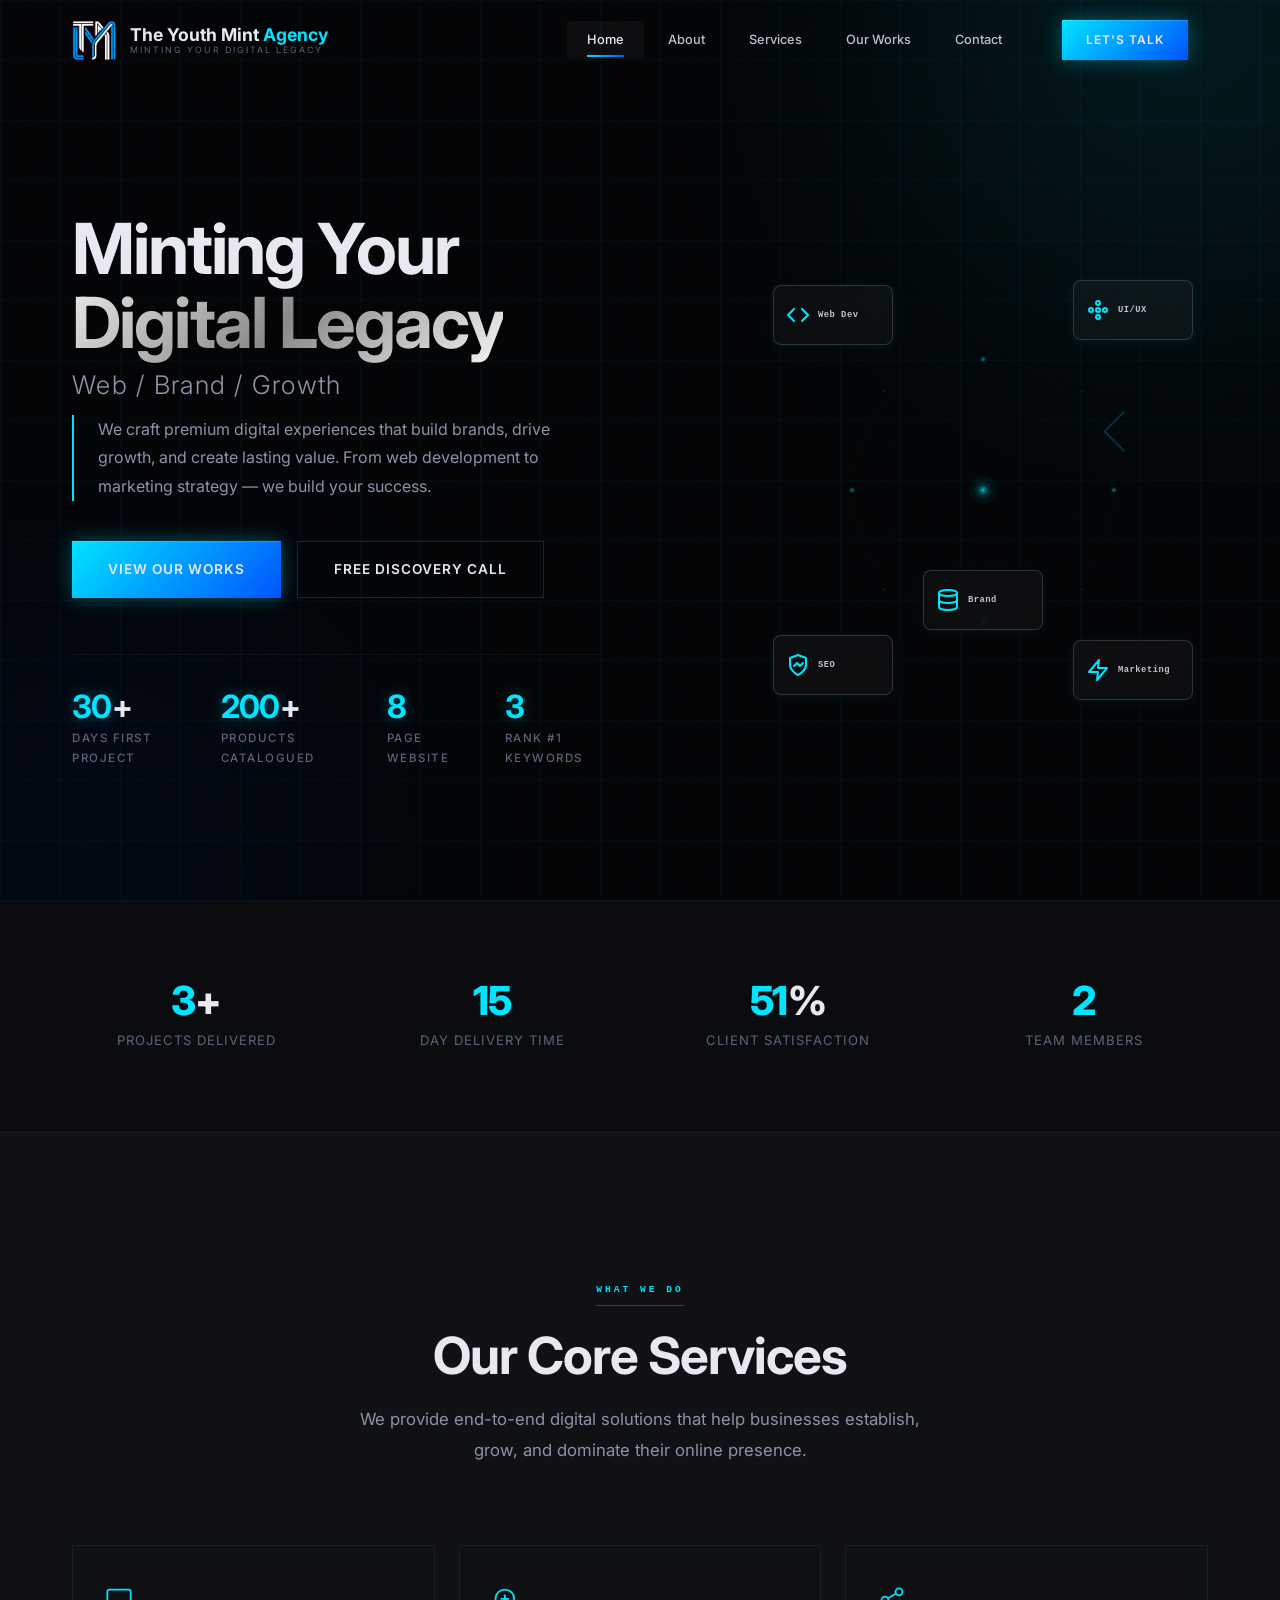
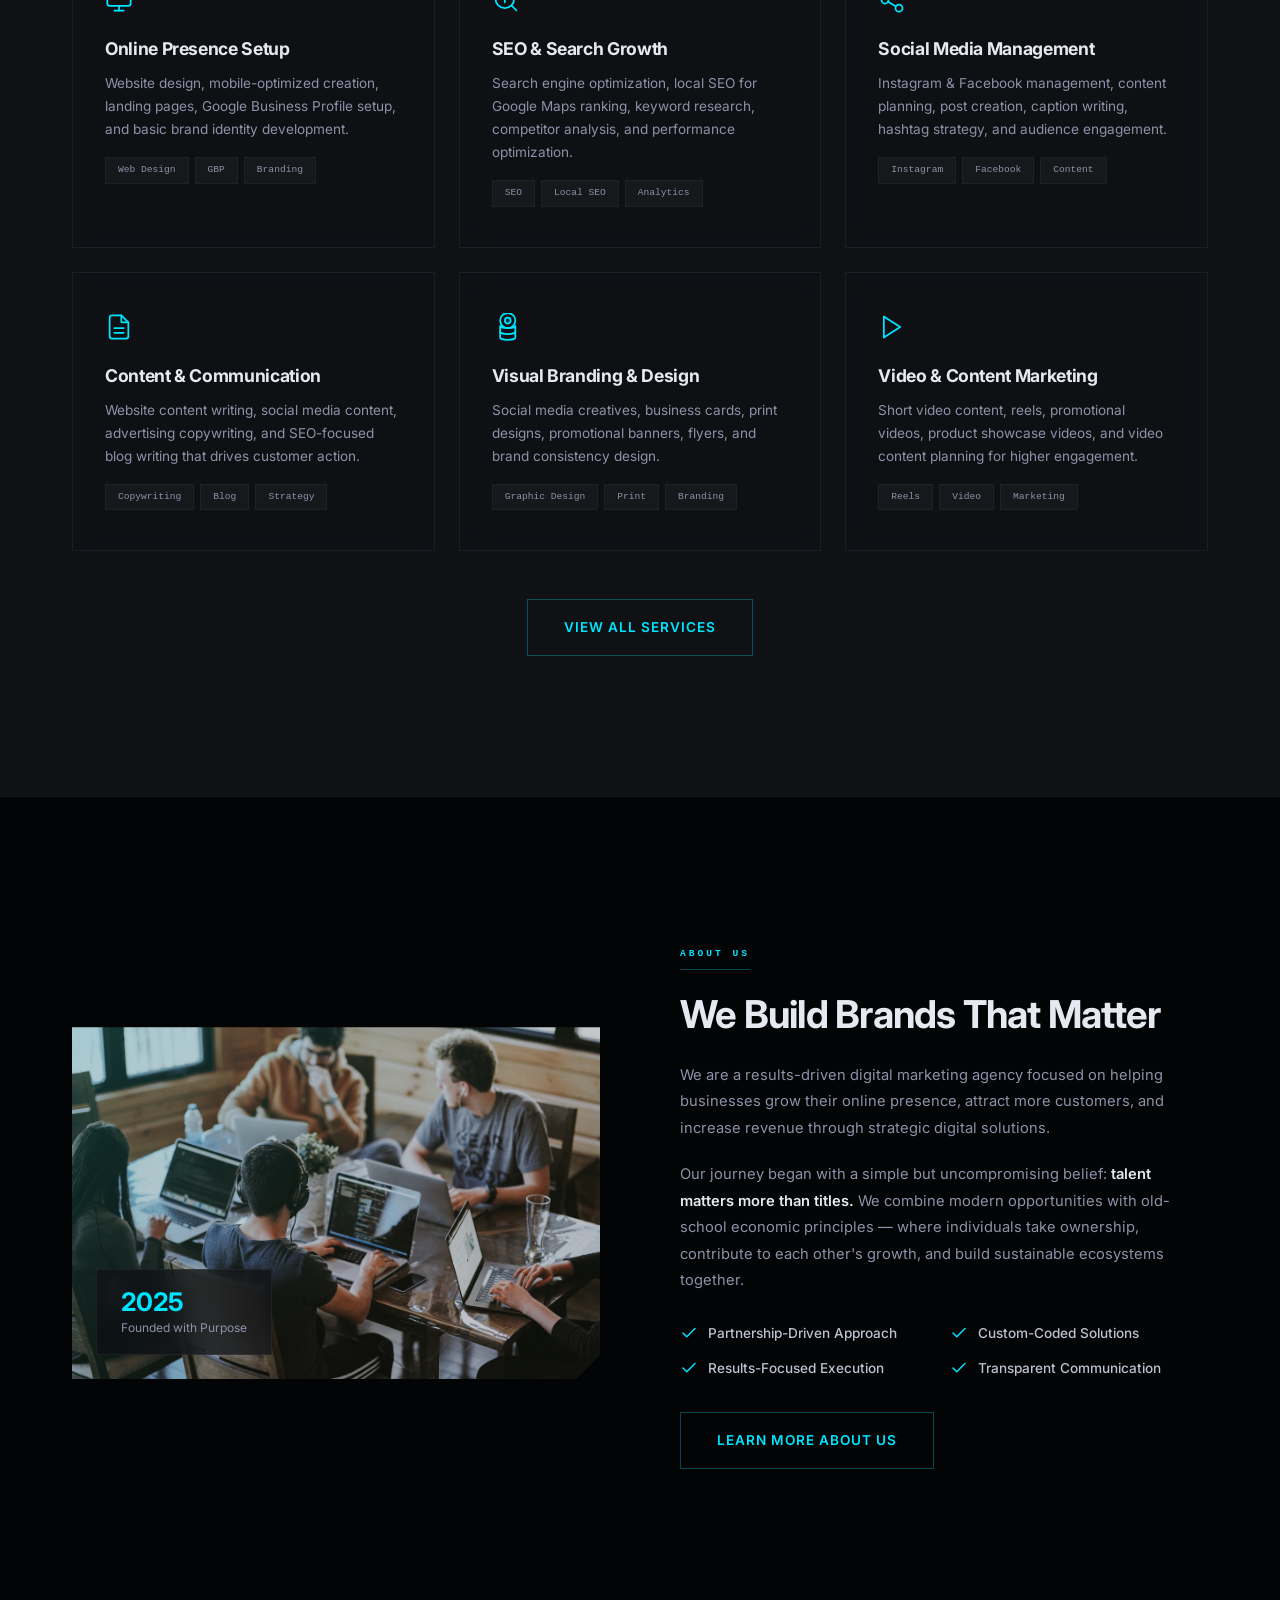
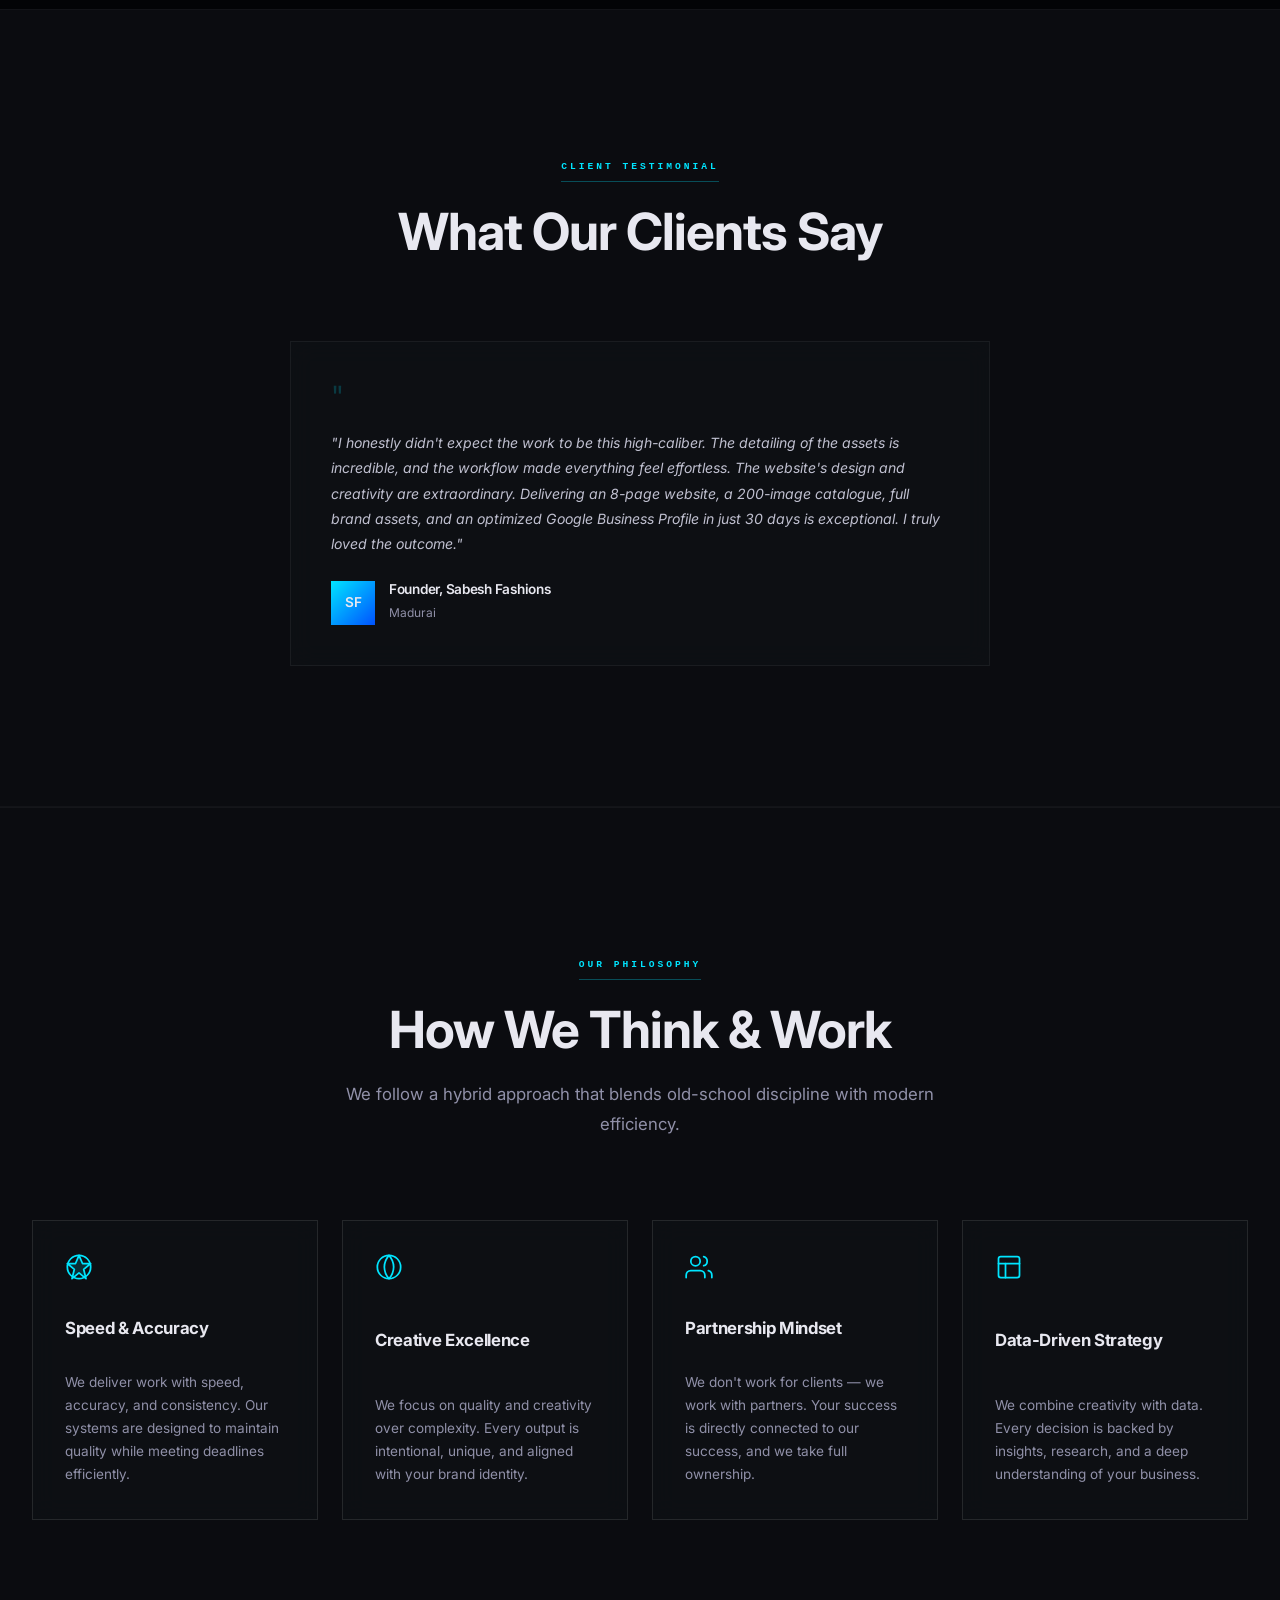
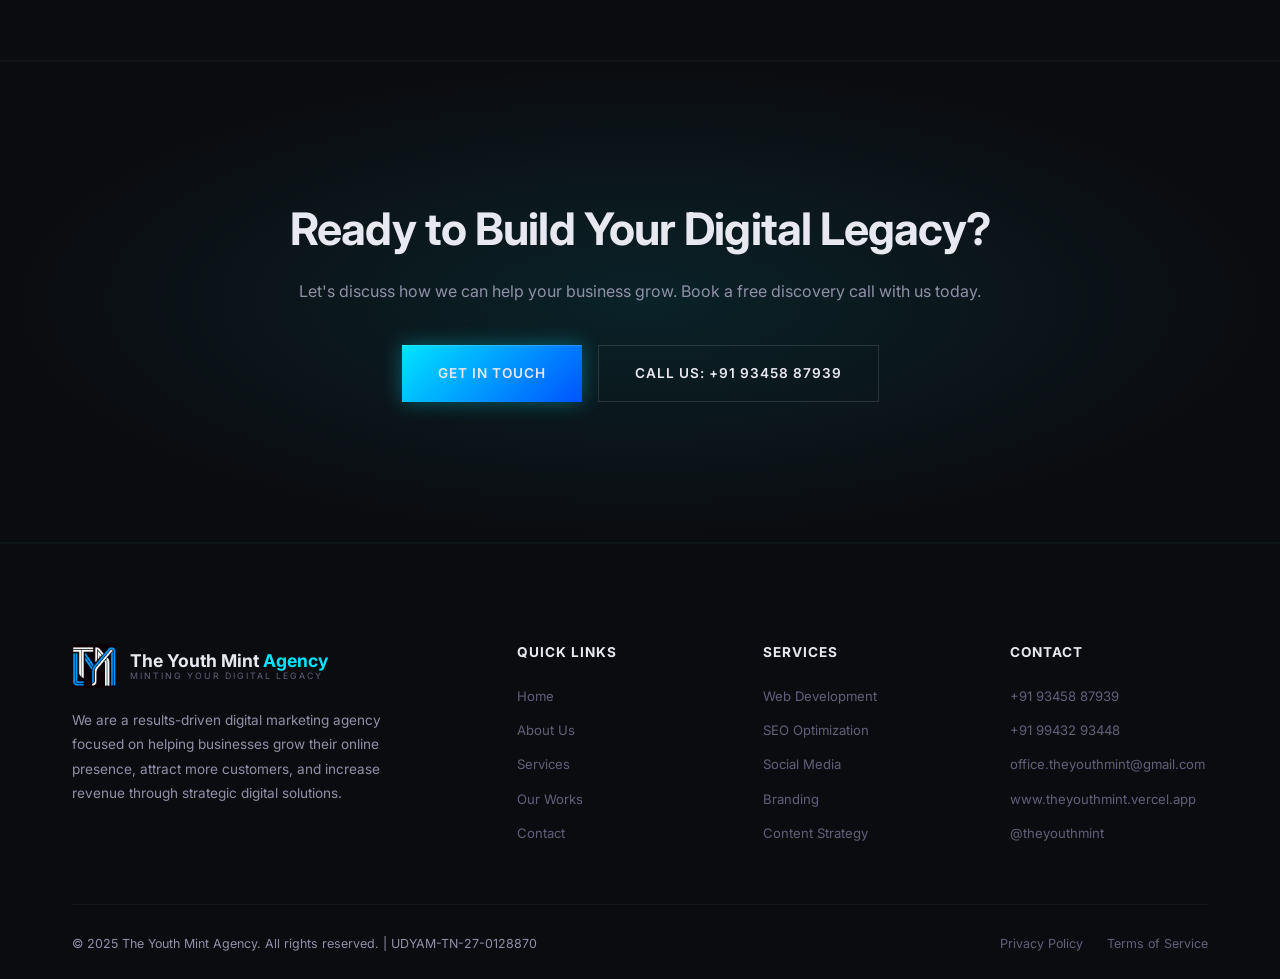
<file: index.html>
<!DOCTYPE html>
<html lang="en">
<head>
  <meta charset="UTF-8">
  <meta name="viewport" content="width=device-width, initial-scale=1.0">
  <title>The Youth Mint Agency - Premium Digital Agency</title>
  <meta name="description" content="The Youth Mint Agency crafts premium digital experiences that build brands, drive growth, and create lasting value.">
  <link rel="preconnect" href="https://fonts.googleapis.com">
  <link rel="preconnect" href="https://fonts.gstatic.com" crossorigin>
  <link href="https://fonts.googleapis.com/css2?family=Inter:wght@300;400;500;600;700;800&display=swap" rel="stylesheet">
  <link rel="stylesheet" href="css/style.css">
  <link rel="icon" href="images/favicon.png" type="image/png">
</head>
<body>

  <!-- Navigation -->
  <nav class="navbar scrolled" role="navigation" aria-label="Main navigation">
    <div class="container">
      <a href="index.html" class="nav-logo">
        <img src="images/tym-agency-logo.png" alt="The Youth Mint Agency Logo">
        <div class="nav-logo-text">
          The Youth Mint <span>Agency</span>
          <small>Minting Your Digital Legacy</small>
        </div>
      </a>
      <div class="nav-links">
        <a href="index.html" class="active">Home</a>
        <a href="about.html">About</a>
        <a href="services.html">Services</a>
        <a href="works.html">Our Works</a>
        <a href="contact.html">Contact</a>
        <a href="contact.html" class="nav-cta"><span class="btn btn-primary">Let's Talk</span></a>
      </div>
      <button class="nav-toggle" aria-label="Toggle navigation menu">
        <span></span>
        <span></span>
        <span></span>
      </button>
    </div>
  </nav>

  <!-- Hero Section -->
  <section class="hero" id="home">
    <div class="hero-bg">
      <div class="gradient-orb"></div>
      <div class="gradient-orb"></div>
    </div>
    <div class="hero-grid-overlay"></div>
    <div class="container">
      <div class="hero-content">
        <h1 class="hero-title">
          Minting Your<br>
          <span class="highlight">Digital Legacy</span>
          <span class="light-weight">Web / Brand / Growth</span>
        </h1>
        <p class="hero-desc">
          We craft premium digital experiences that build brands, drive growth, and create lasting value. From web development to marketing strategy — we build your success.
        </p>
        <div class="hero-actions">
          <a href="works.html" class="btn btn-primary">View Our Works</a>
          <a href="contact.html" class="btn btn-secondary">Free Discovery Call</a>
        </div>
        <div class="hero-stats">
          <div class="hero-stat">
            <h3><span class="count" data-target="30">0</span>+</h3>
            <p>Days First Project</p>
          </div>
          <div class="hero-stat">
            <h3><span class="count" data-target="200">0</span>+</h3>
            <p>Products Catalogued</p>
          </div>
          <div class="hero-stat">
            <h3><span class="count" data-target="8">0</span></h3>
            <p>Page Website</p>
          </div>
          <div class="hero-stat">
            <h3><span class="count" data-target="3">0</span></h3>
            <p>Rank #1 Keywords</p>
          </div>
        </div>
      </div>
      <div class="hero-visual">
        <div class="hero-right-container" id="hero-core">
          <!-- Layer 1: Geometric Core (furthest) -->
          <div class="hero-layer hero-layer-1">
            <div class="geo-shape">
              <svg viewBox="0 0 400 400" xmlns="http://www.w3.org/2000/svg">
                <defs>
                  <linearGradient id="geo-grad" x1="0%" y1="0%" x2="100%" y2="100%">
                    <stop offset="0%" stop-color="#00E5FF" stop-opacity="0.12"/>
                    <stop offset="100%" stop-color="#0052FF" stop-opacity="0.04"/>
                  </linearGradient>
                </defs>
                <circle cx="200" cy="200" r="185" fill="none" stroke="#EAEAEA" stroke-width="0.4" opacity="0.12" class="geo-ring-1"/>
                <circle cx="200" cy="200" r="140" fill="none" stroke="#00E5FF" stroke-width="0.5" stroke-dasharray="6 14" opacity="0.2" class="geo-ring-2"/>
                <circle cx="200" cy="200" r="90" fill="none" stroke="#EAEAEA" stroke-width="0.4" stroke-dasharray="3 9" opacity="0.15" class="geo-ring-3"/>
                <rect x="180" y="180" width="40" height="40" transform="rotate(45 200 200)" fill="none" stroke="#00E5FF" stroke-width="1" opacity="0.8" class="geo-diamond"/>
                <line x1="200" y1="15" x2="200" y2="65" stroke="#EAEAEA" stroke-width="0.3" opacity="0.08" class="geo-line"/>
                <line x1="200" y1="335" x2="200" y2="385" stroke="#EAEAEA" stroke-width="0.3" opacity="0.08" class="geo-line"/>
                <line x1="15" y1="200" x2="65" y2="200" stroke="#EAEAEA" stroke-width="0.3" opacity="0.08" class="geo-line"/>
                <line x1="335" y1="200" x2="385" y2="200" stroke="#EAEAEA" stroke-width="0.3" opacity="0.08" class="geo-line"/>
                <circle cx="200" cy="15" r="3" fill="#00E5FF" opacity="0.4" class="geo-dot"/>
                <circle cx="200" cy="385" r="3" fill="#00E5FF" opacity="0.4" class="geo-dot"/>
                <circle cx="15" cy="200" r="3" fill="#00E5FF" opacity="0.4" class="geo-dot"/>
                <circle cx="385" cy="200" r="3" fill="#00E5FF" opacity="0.4" class="geo-dot"/>
                <circle cx="60" cy="60" r="1.5" fill="#EAEAEA" opacity="0.15" class="geo-dot"/>
                <circle cx="340" cy="60" r="1.5" fill="#EAEAEA" opacity="0.15" class="geo-dot"/>
                <circle cx="60" cy="340" r="1.5" fill="#EAEAEA" opacity="0.15" class="geo-dot"/>
                <circle cx="340" cy="340" r="1.5" fill="#EAEAEA" opacity="0.15" class="geo-dot"/>
                <circle cx="200" cy="200" r="20" fill="#00E5FF" opacity="0.05" class="core-glow"/>
                <circle cx="200" cy="200" r="12" fill="#00E5FF" opacity="0.1" class="core-glow"/>
                <circle cx="200" cy="200" r="6" fill="#00E5FF" opacity="0.3" class="core-glow"/>
                <circle cx="200" cy="200" r="2" fill="#00E5FF" opacity="0.9" class="core-glow"/>
              </svg>
            </div>
          </div>

          <!-- Layer 2: Service Pillar Cards (orbit) -->
          <div class="hero-layer hero-layer-2">
            <div class="micro-card sc-1">
              <div class="mc-icon">
                <svg viewBox="0 0 24 24" fill="none" stroke="#00E5FF" stroke-width="2" stroke-linecap="round" stroke-linejoin="round">
                  <polyline points="16 18 22 12 16 6"/>
                  <polyline points="8 6 2 12 8 18"/>
                </svg>
              </div>
              <span class="mc-label">Web Dev</span>
            </div>
            <div class="micro-card sc-2">
              <div class="mc-icon">
                <svg viewBox="0 0 24 24" fill="none" stroke="#00E5FF" stroke-width="2" stroke-linecap="round" stroke-linejoin="round">
                  <circle cx="12" cy="12" r="2"/>
                  <circle cx="19" cy="12" r="2"/>
                  <circle cx="5" cy="12" r="2"/>
                  <circle cx="12" cy="5" r="2"/>
                  <circle cx="12" cy="19" r="2"/>
                </svg>
              </div>
              <span class="mc-label">UI/UX</span>
            </div>
            <div class="micro-card sc-3">
              <div class="mc-icon">
                <svg viewBox="0 0 24 24" fill="none" stroke="#00E5FF" stroke-width="2" stroke-linecap="round" stroke-linejoin="round">
                  <path d="M12 22s8-4 8-10V5l-8-3-8 3v7c0 6 8 10 8 10z"/>
                  <polyline points="8 13 11 10 14 13 17 10"/>
                </svg>
              </div>
              <span class="mc-label">SEO</span>
            </div>
            <div class="micro-card sc-4">
              <div class="mc-icon">
                <svg viewBox="0 0 24 24" fill="none" stroke="#00E5FF" stroke-width="2" stroke-linecap="round" stroke-linejoin="round">
                  <polygon points="13 2 3 14 12 14 11 22 21 10 12 10 13 2"/>
                </svg>
              </div>
              <span class="mc-label">Marketing</span>
            </div>
            <div class="micro-card sc-5">
              <div class="mc-icon">
                <svg viewBox="0 0 24 24" fill="none" stroke="#00E5FF" stroke-width="2" stroke-linecap="round" stroke-linejoin="round">
                  <ellipse cx="12" cy="5" rx="9" ry="3"/>
                  <path d="M21 12c0 1.66-4 3-9 3s-9-1.34-9-3"/>
                  <path d="M3 5v14c0 1.66 4 3 9 3s9-1.34 9-3V5"/>
                </svg>
              </div>
              <span class="mc-label">Brand</span>
            </div>
          </div>
        </div>
      </div>
    </div>
  </section>

  <!-- Stats Strip -->
  <section class="stats-strip">
    <div class="container">
      <div class="stats-grid">
        <div class="stat-item">
          <h3><span class="stat-number" data-target="7">0</span>+</h3>
          <p>Projects Delivered</p>
        </div>
        <div class="stat-item">
          <h3><span class="stat-number" data-target="30">0</span></h3>
          <p>Day Delivery Time</p>
        </div>
        <div class="stat-item">
          <h3><span class="stat-number" data-target="100">0</span>%</h3>
          <p>Client Satisfaction</p>
        </div>
        <div class="stat-item">
          <h3><span class="stat-number" data-target="4">0</span></h3>
          <p>Team Members</p>
        </div>
      </div>
    </div>
  </section>

  <!-- Services Overview -->
  <section class="section section-light" id="services-preview">
    <div class="container">
      <div class="section-header">
        <span class="section-tag">What We Do</span>
        <h2 class="section-title">Our Core Services</h2>
        <p class="section-subtitle">We provide end-to-end digital solutions that help businesses establish, grow, and dominate their online presence.</p>
      </div>
      <div class="services-grid">
        <div class="service-card animate">
          <div class="service-icon">
            <svg class="svg-icon" viewBox="0 0 24 24" fill="none" stroke="#00E5FF" stroke-width="1.5" stroke-linecap="round" stroke-linejoin="round">
              <rect x="2" y="3" width="20" height="14" rx="2"/>
              <line x1="8" y1="21" x2="16" y2="21"/>
              <line x1="12" y1="17" x2="12" y2="21"/>
            </svg>
          </div>
          <h3>Online Presence Setup</h3>
          <p>Website design, mobile-optimized creation, landing pages, Google Business Profile setup, and basic brand identity development.</p>
          <div class="service-tags">
            <span>Web Design</span>
            <span>GBP</span>
            <span>Branding</span>
          </div>
        </div>
        <div class="service-card animate">
          <div class="service-icon">
            <svg class="svg-icon" viewBox="0 0 24 24" fill="none" stroke="#00E5FF" stroke-width="1.5" stroke-linecap="round" stroke-linejoin="round">
              <circle cx="11" cy="11" r="8"/>
              <line x1="21" y1="21" x2="16.65" y2="16.65"/>
              <line x1="11" y1="8" x2="11" y2="14"/>
              <line x1="8" y1="11" x2="14" y2="11"/>
            </svg>
          </div>
          <h3>SEO & Search Growth</h3>
          <p>Search engine optimization, local SEO for Google Maps ranking, keyword research, competitor analysis, and performance optimization.</p>
          <div class="service-tags">
            <span>SEO</span>
            <span>Local SEO</span>
            <span>Analytics</span>
          </div>
        </div>
        <div class="service-card animate">
          <div class="service-icon">
            <svg class="svg-icon" viewBox="0 0 24 24" fill="none" stroke="#00E5FF" stroke-width="1.5" stroke-linecap="round" stroke-linejoin="round">
              <circle cx="18" cy="5" r="3"/>
              <circle cx="6" cy="12" r="3"/>
              <circle cx="18" cy="19" r="3"/>
              <line x1="8.59" y1="13.51" x2="15.42" y2="17.49"/>
              <line x1="15.41" y1="6.51" x2="8.59" y2="10.49"/>
            </svg>
          </div>
          <h3>Social Media Management</h3>
          <p>Instagram & Facebook management, content planning, post creation, caption writing, hashtag strategy, and audience engagement.</p>
          <div class="service-tags">
            <span>Instagram</span>
            <span>Facebook</span>
            <span>Content</span>
          </div>
        </div>
        <div class="service-card animate">
          <div class="service-icon">
            <svg class="svg-icon" viewBox="0 0 24 24" fill="none" stroke="#00E5FF" stroke-width="1.5" stroke-linecap="round" stroke-linejoin="round">
              <path d="M14 2H6a2 2 0 0 0-2 2v16a2 2 0 0 0 2 2h12a2 2 0 0 0 2-2V8z"/>
              <polyline points="14 2 14 8 20 8"/>
              <line x1="16" y1="13" x2="8" y2="13"/>
              <line x1="16" y1="17" x2="8" y2="17"/>
            </svg>
          </div>
          <h3>Content & Communication</h3>
          <p>Website content writing, social media content, advertising copywriting, and SEO-focused blog writing that drives customer action.</p>
          <div class="service-tags">
            <span>Copywriting</span>
            <span>Blog</span>
            <span>Strategy</span>
          </div>
        </div>
        <div class="service-card animate">
          <div class="service-icon">
            <svg class="svg-icon" viewBox="0 0 24 24" fill="none" stroke="#00E5FF" stroke-width="1.5" stroke-linecap="round" stroke-linejoin="round">
              <circle cx="13.5" cy="6.5" r="6.5"/>
              <circle cx="13.5" cy="6.5" r="2.5" fill="#00E5FF" fill-opacity="0.2"/>
              <path d="M13.5 13C9.91 13 7 12.1 7 11v10c0 1.1 2.91 2 6.5 2s6.5-.9 6.5-2V11c0 1.1-2.91 2-6.5 2z"/>
              <path d="M7 16c0 1.1 2.91 2 6.5 2s6.5-.9 6.5-2"/>
            </svg>
          </div>
          <h3>Visual Branding & Design</h3>
          <p>Social media creatives, business cards, print designs, promotional banners, flyers, and brand consistency design.</p>
          <div class="service-tags">
            <span>Graphic Design</span>
            <span>Print</span>
            <span>Branding</span>
          </div>
        </div>
        <div class="service-card animate">
          <div class="service-icon">
            <svg class="svg-icon" viewBox="0 0 24 24" fill="none" stroke="#00E5FF" stroke-width="1.5" stroke-linecap="round" stroke-linejoin="round">
              <polygon points="5 3 19 12 5 21 5 3"/>
            </svg>
          </div>
          <h3>Video & Content Marketing</h3>
          <p>Short video content, reels, promotional videos, product showcase videos, and video content planning for higher engagement.</p>
          <div class="service-tags">
            <span>Reels</span>
            <span>Video</span>
            <span>Marketing</span>
          </div>
        </div>
      </div>
      <div style="text-align: center; margin-top: 48px;">
        <a href="services.html" class="btn btn-outline">View All Services</a>
      </div>
    </div>
  </section>

  <!-- About Preview -->
  <section class="section">
    <div class="container">
      <div class="about-grid">
        <div class="about-image animate-left">
          <img src="images/about-hero-page.jpg" alt="The Youth Mint Agency">
          <div class="about-image-overlay"></div>
          <div class="experience-badge">
            <h3>2025</h3>
            <p>Founded with Purpose</p>
          </div>
        </div>
        <div class="about-text animate-right">
          <span class="section-tag">About Us</span>
          <h2>We Build Brands That Matter</h2>
          <p>
            We are a results-driven digital marketing agency focused on helping businesses grow their online presence, attract more customers, and increase revenue through strategic digital solutions.
          </p>
          <p>
            Our journey began with a simple but uncompromising belief: <strong>talent matters more than titles.</strong> We combine modern opportunities with old-school economic principles — where individuals take ownership, contribute to each other's growth, and build sustainable ecosystems together.
          </p>
          <div class="about-features">
            <div class="about-feature">
              <svg class="svg-icon" viewBox="0 0 24 24" fill="none" stroke="#00E5FF" stroke-width="2" stroke-linecap="round" stroke-linejoin="round" style="width:18px;height:18px;">
                <polyline points="20 6 9 17 4 12"/>
              </svg>
              Partnership-Driven Approach
            </div>
            <div class="about-feature">
              <svg class="svg-icon" viewBox="0 0 24 24" fill="none" stroke="#00E5FF" stroke-width="2" stroke-linecap="round" stroke-linejoin="round" style="width:18px;height:18px;">
                <polyline points="20 6 9 17 4 12"/>
              </svg>
              Custom-Coded Solutions
            </div>
            <div class="about-feature">
              <svg class="svg-icon" viewBox="0 0 24 24" fill="none" stroke="#00E5FF" stroke-width="2" stroke-linecap="round" stroke-linejoin="round" style="width:18px;height:18px;">
                <polyline points="20 6 9 17 4 12"/>
              </svg>
              Results-Focused Execution
            </div>
            <div class="about-feature">
              <svg class="svg-icon" viewBox="0 0 24 24" fill="none" stroke="#00E5FF" stroke-width="2" stroke-linecap="round" stroke-linejoin="round" style="width:18px;height:18px;">
                <polyline points="20 6 9 17 4 12"/>
              </svg>
              Transparent Communication
            </div>
          </div>
          <div style="margin-top:32px;">
            <a href="about.html" class="btn btn-outline">Learn More About Us</a>
          </div>
        </div>
      </div>
    </div>
  </section>

  <!-- Testimonial -->
  <section class="section section-dark">
    <div class="container">
      <div class="section-header">
        <span class="section-tag">Client Testimonial</span>
        <h2 class="section-title">What Our Clients Say</h2>
      </div>
      <div style="max-width:700px;margin:0 auto;">
        <div class="testimonial-card">
          <div class="quote">"</div>
          <p>"I honestly didn't expect the work to be this high-caliber. The detailing of the assets is incredible, and the workflow made everything feel effortless. The website's design and creativity are extraordinary. Delivering an 8-page website, a 200-image catalogue, full brand assets, and an optimized Google Business Profile in just 30 days is exceptional. I truly loved the outcome."</p>
          <div class="author">
            <div class="avatar">SF</div>
            <div class="info">
              <h4>Founder, Sabesh Fashions</h4>
              <span>Madurai</span>
            </div>
          </div>
        </div>
      </div>
    </div>
  </section>

  <!-- Philosophy Preview -->
  <section class="section section-dark" style="border-top:1px solid rgba(255,255,255,0.04);">
    <div class="container">
      <div class="section-header">
        <span class="section-tag">Our Philosophy</span>
        <h2 class="section-title">How We Think & Work</h2>
        <p class="section-subtitle">We follow a hybrid approach that blends old-school discipline with modern efficiency.</p>
      </div>
      <div class="row-container">
        <div class="philosophy-card animate">
          <div class="icon">
            <svg class="svg-icon" viewBox="0 0 24 24" fill="none" stroke="#00E5FF" stroke-width="1.5" stroke-linecap="round" stroke-linejoin="round">
              <circle cx="12" cy="12" r="10"/>
              <polygon points="12 2 15 9 22 9 16 14 18 22 12 17 6 22 8 14 2 9 9 9" fill="#00E5FF" fill-opacity="0.15"/>
            </svg>
          </div>
          <h3>Speed & Accuracy</h3>
          <p>We deliver work with speed, accuracy, and consistency. Our systems are designed to maintain quality while meeting deadlines efficiently.</p>
        </div>
        <div class="philosophy-card animate">
          <div class="icon">
            <svg class="svg-icon" viewBox="0 0 24 24" fill="none" stroke="#00E5FF" stroke-width="1.5" stroke-linecap="round" stroke-linejoin="round">
              <circle cx="12" cy="12" r="10"/>
              <path d="M12 2a15.3 15.3 0 0 1 4 10 15.3 15.3 0 0 1-4 10 15.3 15.3 0 0 1-4-10 15.3 15.3 0 0 1 4-10z"/>
            </svg>
          </div>
          <h3>Creative Excellence</h3>
          <p>We focus on quality and creativity over complexity. Every output is intentional, unique, and aligned with your brand identity.</p>
        </div>
        <div class="philosophy-card animate">
          <div class="icon">
            <svg class="svg-icon" viewBox="0 0 24 24" fill="none" stroke="#00E5FF" stroke-width="1.5" stroke-linecap="round" stroke-linejoin="round">
              <path d="M17 21v-2a4 4 0 0 0-4-4H5a4 4 0 0 0-4 4v2"/>
              <circle cx="9" cy="7" r="4"/>
              <path d="M23 21v-2a4 4 0 0 0-3-3.87"/>
              <path d="M16 3.13a4 4 0 0 1 0 7.75"/>
            </svg>
          </div>
          <h3>Partnership Mindset</h3>
          <p>We don't work for clients — we work with partners. Your success is directly connected to our success, and we take full ownership.</p>
        </div>
        <div class="philosophy-card animate">
          <div class="icon">
            <svg class="svg-icon" viewBox="0 0 24 24" fill="none" stroke="#00E5FF" stroke-width="1.5" stroke-linecap="round" stroke-linejoin="round">
              <rect x="3" y="3" width="18" height="18" rx="2" ry="2"/>
              <line x1="3" y1="9" x2="21" y2="9"/>
              <line x1="9" y1="21" x2="9" y2="9"/>
            </svg>
          </div>
          <h3>Data-Driven Strategy</h3>
          <p>We combine creativity with data. Every decision is backed by insights, research, and a deep understanding of your business.</p>
        </div>
      </div>
    </div>
  </section>

  <!-- CTA Section -->
  <section class="cta-section">
    <div class="container">
      <div class="cta-content">
        <h2>Ready to Build Your Digital Legacy?</h2>
        <p>Let's discuss how we can help your business grow. Book a free discovery call with us today.</p>
        <div class="cta-actions">
          <a href="contact.html" class="btn btn-primary">Get in Touch</a>
          <a href="tel:+919345887939" class="btn btn-secondary">Call Us: +91 93458 87939</a>
        </div>
      </div>
    </div>
  </section>

  <!-- Footer -->
  <footer class="footer">
    <div class="container">
      <div class="footer-grid">
        <div class="footer-brand">
          <a href="index.html" class="nav-logo" style="justify-content:flex-start;">
            <img src="images/tym-agency-logo.png" alt="The Youth Mint Agency Logo">
            <div class="nav-logo-text">
              The Youth Mint <span>Agency</span>
              <small>Minting Your Digital Legacy</small>
            </div>
          </a>
          <p>We are a results-driven digital marketing agency focused on helping businesses grow their online presence, attract more customers, and increase revenue through strategic digital solutions.</p>
        </div>
        <div>
          <h4>Quick Links</h4>
          <div class="footer-links">
            <a href="index.html">Home</a>
            <a href="about.html">About Us</a>
            <a href="services.html">Services</a>
            <a href="works.html">Our Works</a>
            <a href="contact.html">Contact</a>
          </div>
        </div>
        <div>
          <h4>Services</h4>
          <div class="footer-links">
            <a href="services.html">Web Development</a>
            <a href="services.html">SEO Optimization</a>
            <a href="services.html">Social Media</a>
            <a href="services.html">Branding</a>
            <a href="services.html">Content Strategy</a>
          </div>
        </div>
        <div>
          <h4>Contact</h4>
          <div class="footer-links">
            <a href="tel:+919345887939">+91 93458 87939</a>
            <a href="tel:+919943293448">+91 99432 93448</a>
            <a href="mailto:office.theyouthmint@gmail.com">office.theyouthmint@gmail.com</a>
            <a href="https://www.theyouthmint.vercel.app" target="_blank">www.theyouthmint.vercel.app</a>
            <a href="https://instagram.com/theyouthmint" target="_blank">@theyouthmint</a>
          </div>
        </div>
      </div>
      <div class="footer-bottom">
        <p>&copy; 2025 The Youth Mint Agency. All rights reserved. | UDYAM-TN-27-0128870</p>
        <div class="footer-bottom-links">
          <a href="#">Privacy Policy</a>
          <a href="#">Terms of Service</a>
        </div>
      </div>
    </div>
  </footer>

  <script src="js/main.js"></script>
</body>
</html>
</file>
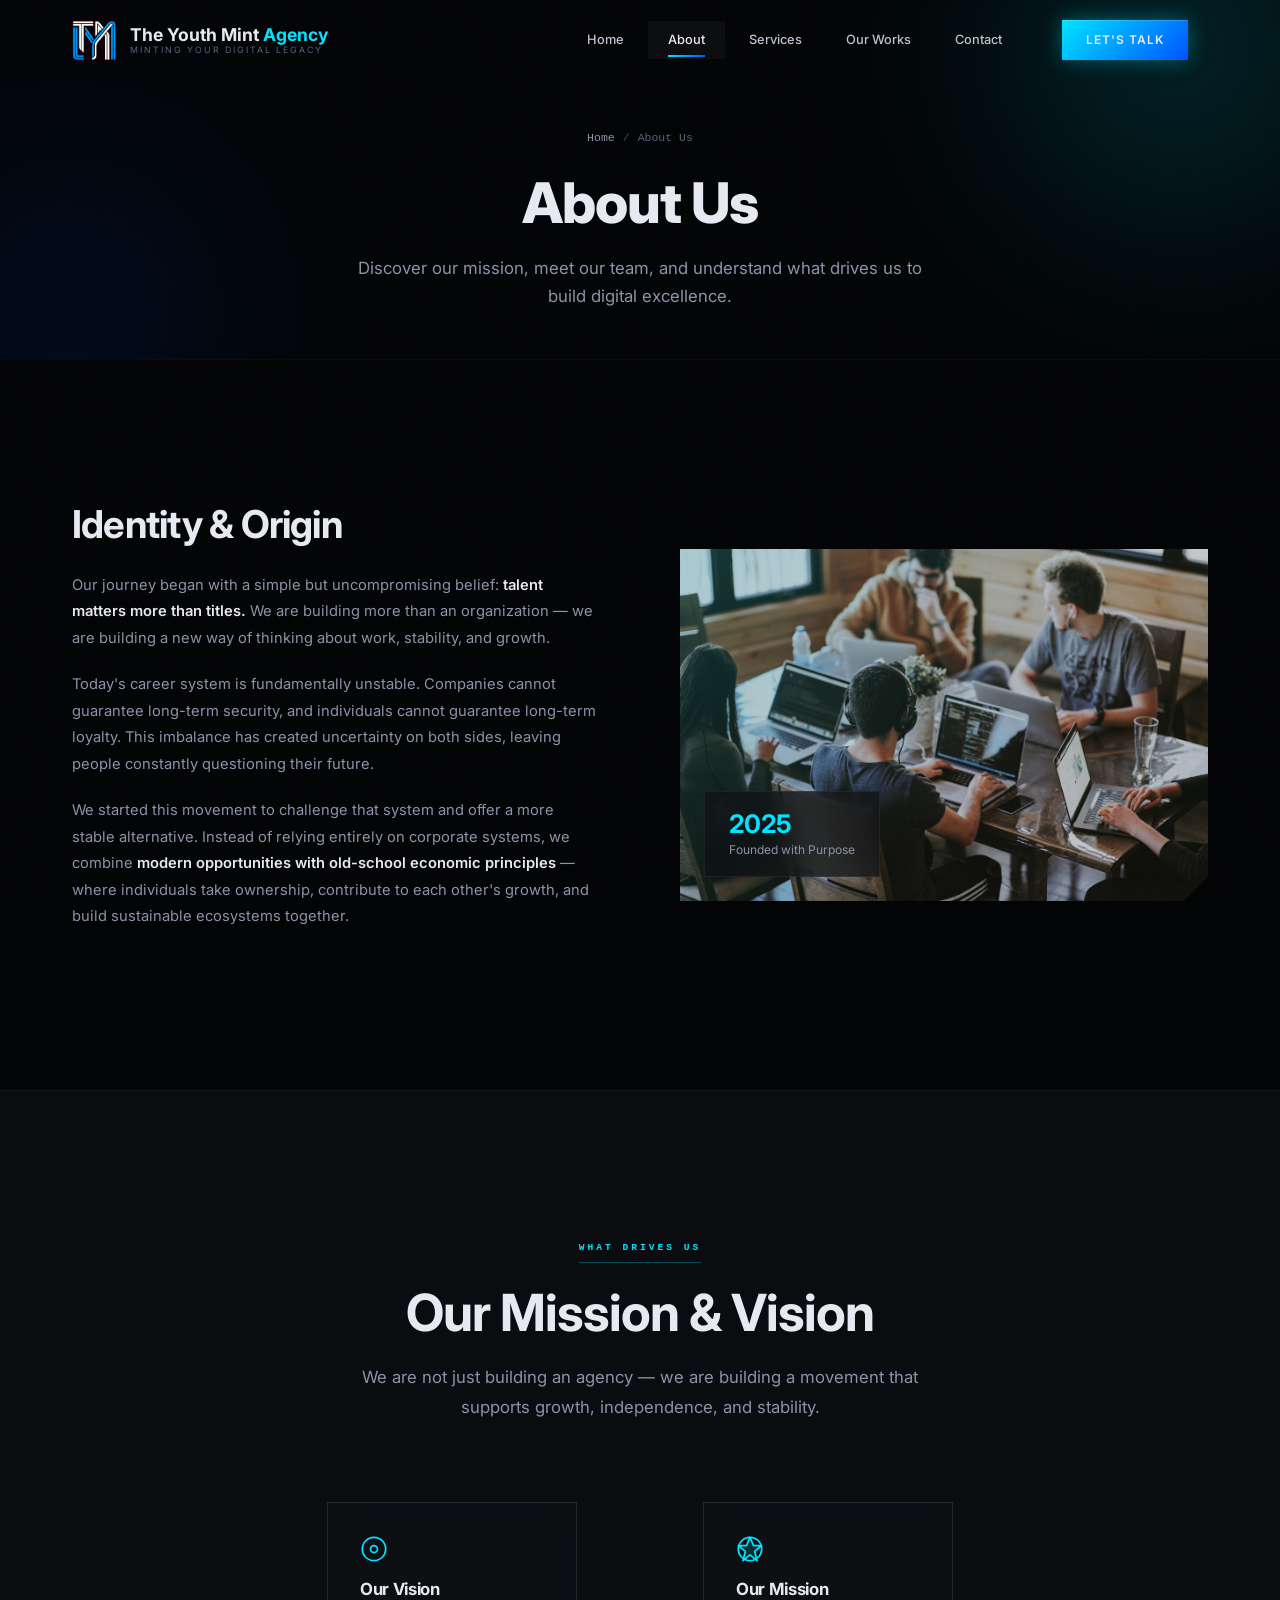
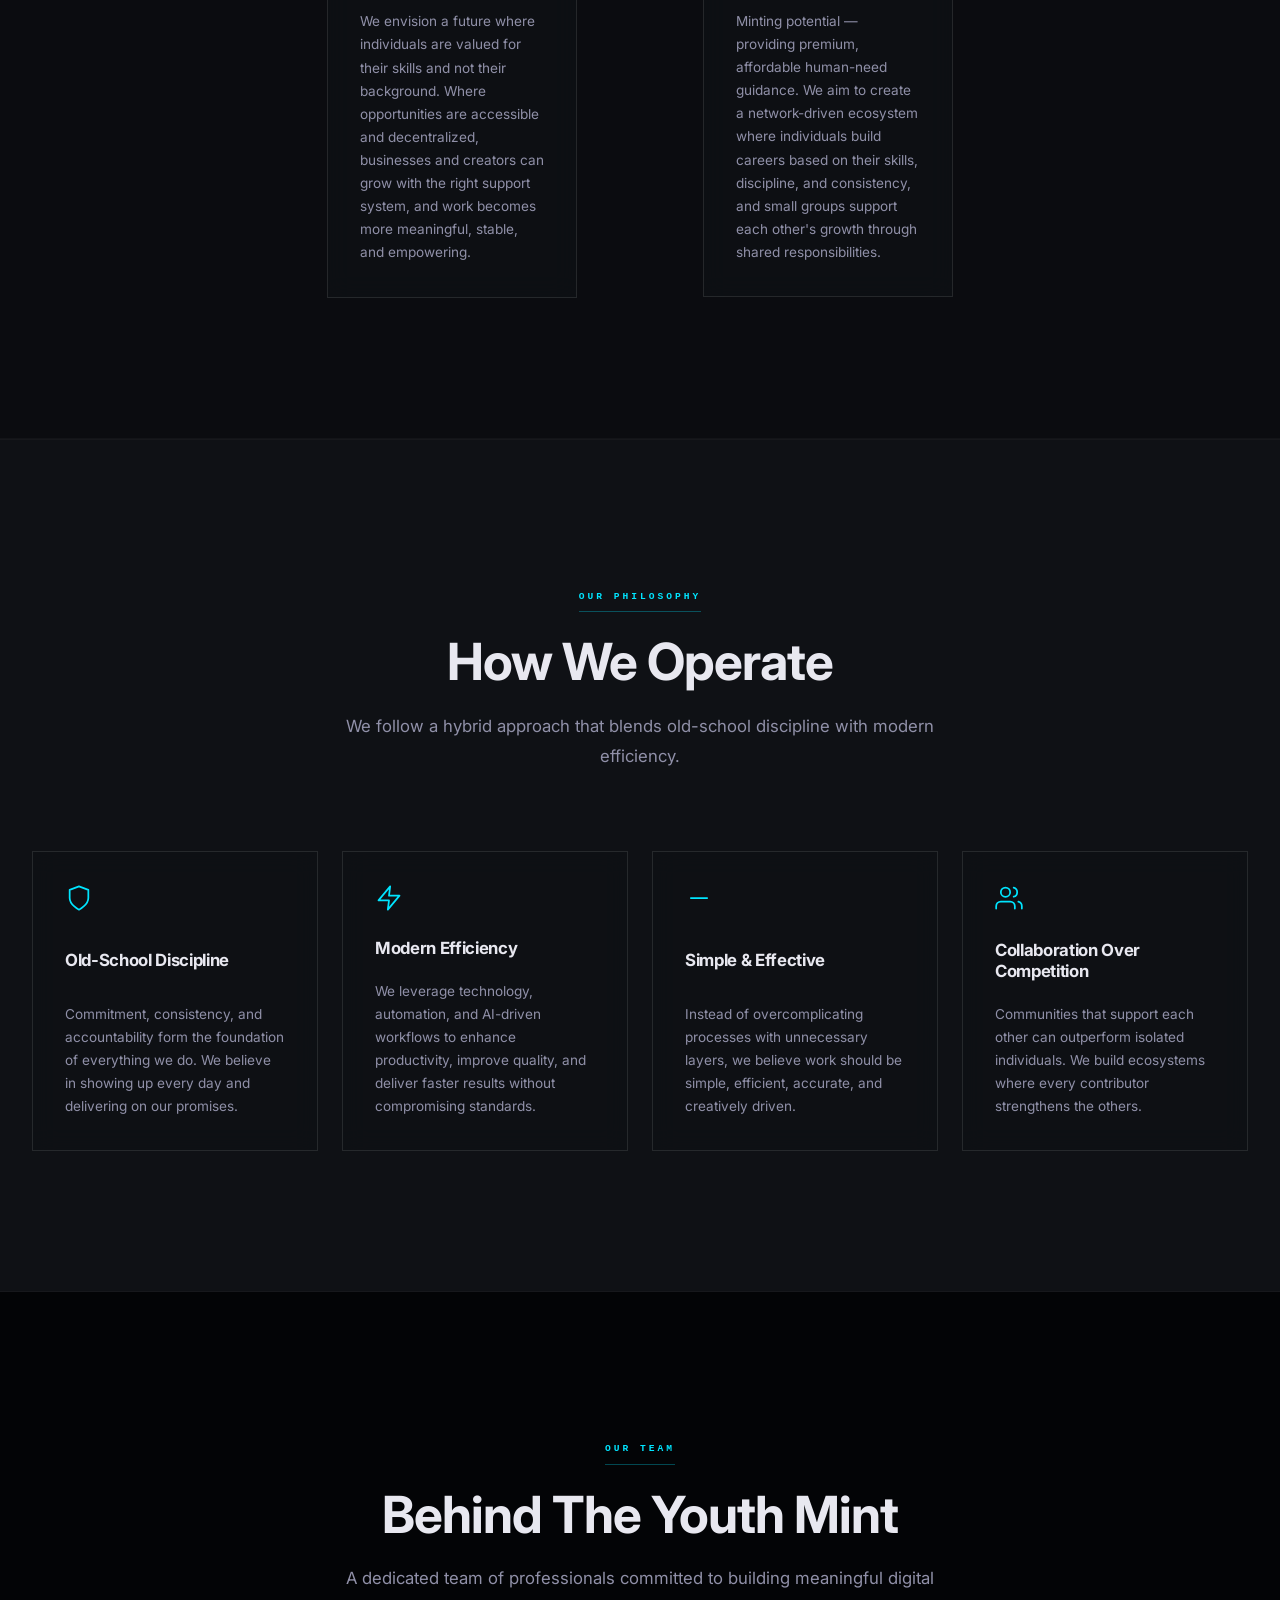
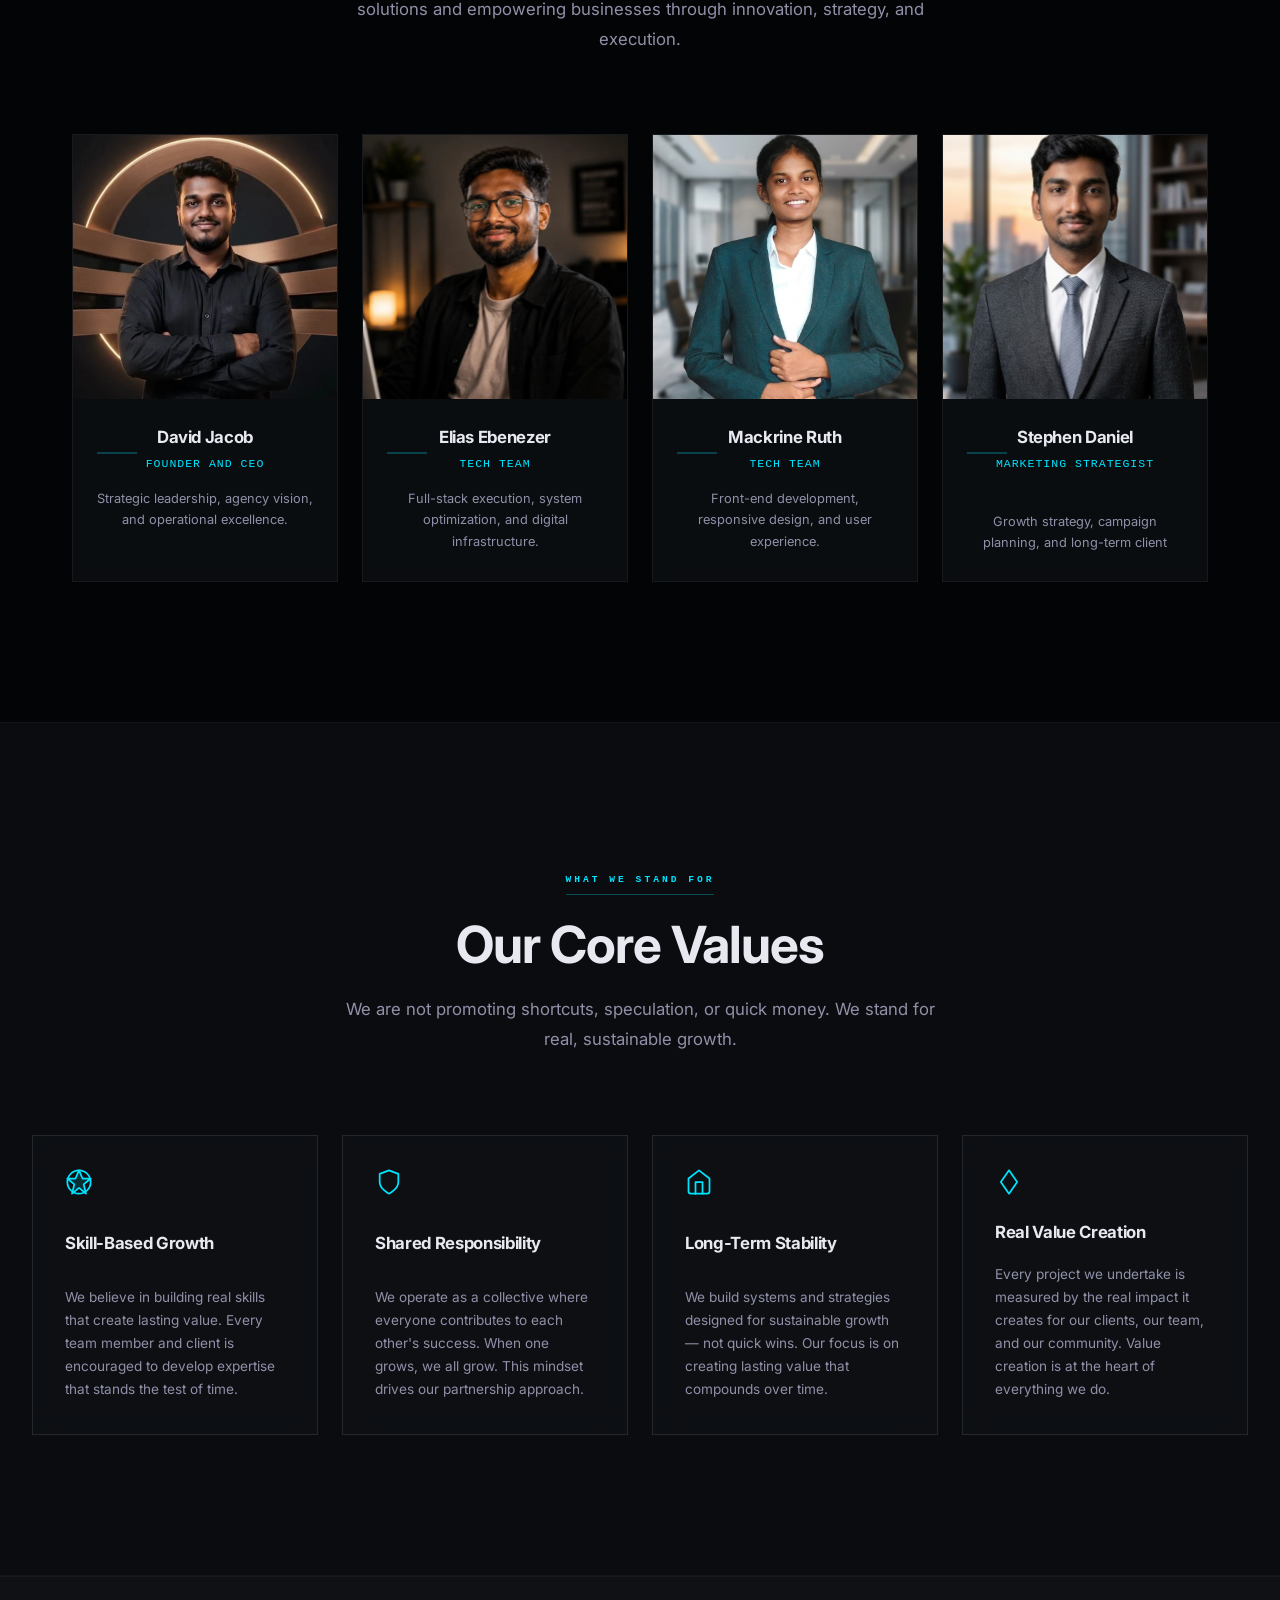
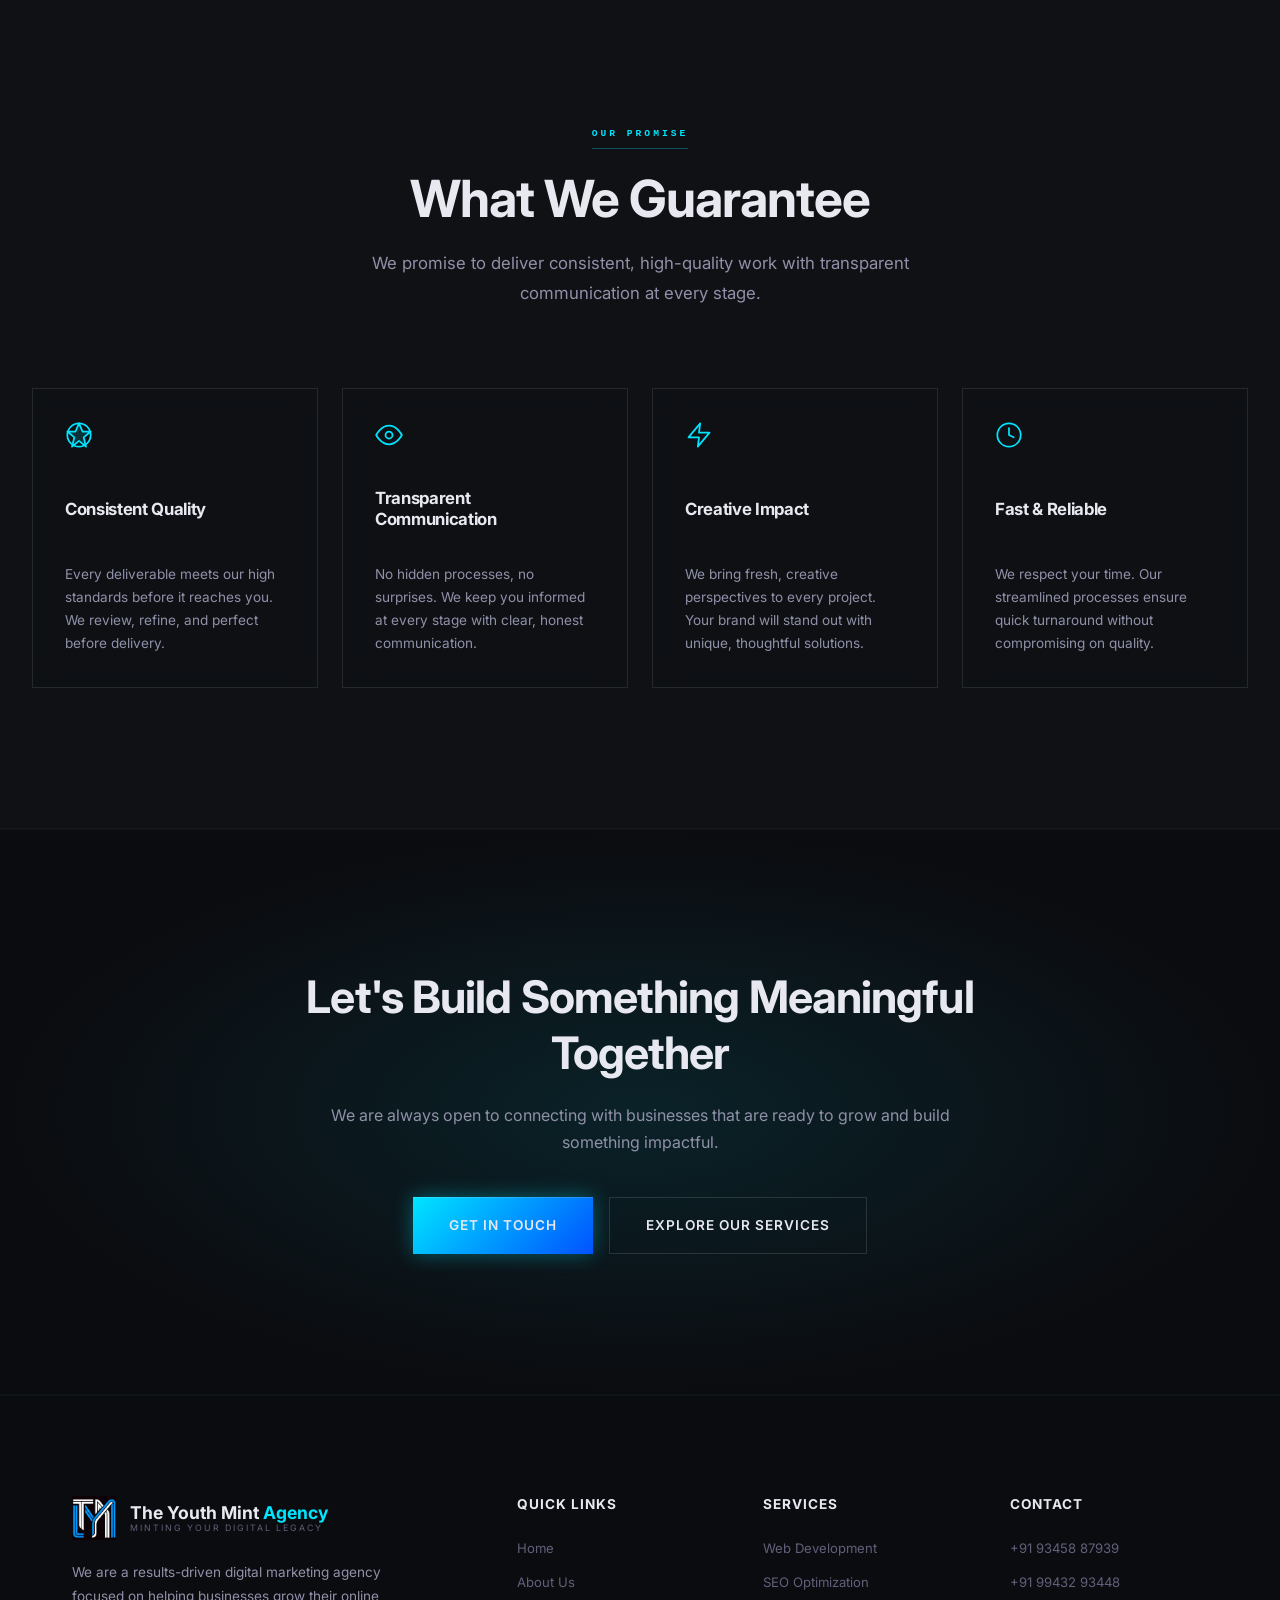
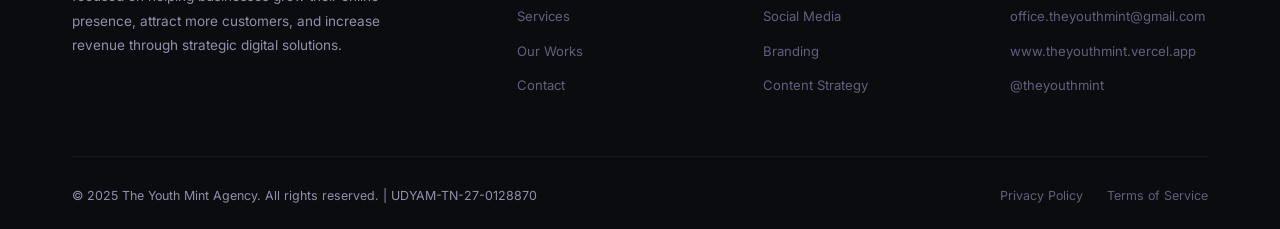
<file: about.html>
<!DOCTYPE html>
<html lang="en">
<head>
  <meta charset="UTF-8">
  <meta name="viewport" content="width=device-width, initial-scale=1.0">
  <title>About Us - The Youth Mint Agency</title>
  <meta name="description" content="Learn about The Youth Mint Agency - our mission, vision, team, and philosophy.">
  <link rel="preconnect" href="https://fonts.googleapis.com">
  <link rel="preconnect" href="https://fonts.gstatic.com" crossorigin>
  <link href="https://fonts.googleapis.com/css2?family=Inter:wght@300;400;500;600;700;800&display=swap" rel="stylesheet">
  <link rel="stylesheet" href="css/style.css">
  <link rel="icon" href="images/favicon.png" type="image/png">
</head>
<body>

  <!-- Navigation -->
  <nav class="navbar scrolled" role="navigation" aria-label="Main navigation">
    <div class="container">
      <a href="index.html" class="nav-logo">
        <img src="images/tym-agency-logo.png" alt="The Youth Mint Agency Logo">
        <div class="nav-logo-text">
          The Youth Mint <span>Agency</span>
          <small>Minting Your Digital Legacy</small>
        </div>
      </a>
      <div class="nav-links">
        <a href="index.html">Home</a>
        <a href="about.html" class="active">About</a>
        <a href="services.html">Services</a>
        <a href="works.html">Our Works</a>
        <a href="contact.html">Contact</a>
        <a href="contact.html" class="nav-cta"><span class="btn btn-primary">Let's Talk</span></a>
      </div>
      <button class="nav-toggle" aria-label="Toggle navigation menu">
        <span></span>
        <span></span>
        <span></span>
      </button>
    </div>
  </nav>

  <!-- Page Hero -->
  <section class="page-hero">
    <div class="page-hero-bg">
      <div class="gradient-orb"></div>
      <div class="gradient-orb"></div>
    </div>
    <div class="container">
      <div class="breadcrumb">
        <a href="index.html">Home</a>
        <span class="separator">/</span>
        <span>About Us</span>
      </div>
      <h1>About Us</h1>
      <p>Discover our mission, meet our team, and understand what drives us to build digital excellence.</p>
    </div>
  </section>

  <!-- Origin & Vision -->
  <section class="section">
    <div class="container">
      <div class="about-grid">
        <div class="about-text animate-left">
          <h2>Identity & Origin</h2>
          <p>
            Our journey began with a simple but uncompromising belief: <strong>talent matters more than titles.</strong> We are building more than an organization — we are building a new way of thinking about work, stability, and growth.
          </p>
          <p>
            Today's career system is fundamentally unstable. Companies cannot guarantee long-term security, and individuals cannot guarantee long-term loyalty. This imbalance has created uncertainty on both sides, leaving people constantly questioning their future.
          </p>
          <p>
            We started this movement to challenge that system and offer a more stable alternative. Instead of relying entirely on corporate systems, we combine <strong>modern opportunities with old-school economic principles</strong> — where individuals take ownership, contribute to each other's growth, and build sustainable ecosystems together.
          </p>
        </div>
        <div class="about-image animate-right">
          <img src="images/about-hero-page.jpg" alt="The Youth Mint Agency - About Us">
          <div class="about-image-overlay"></div>
          <div class="experience-badge">
            <h3>2025</h3>
            <p>Founded with Purpose</p>
          </div>
        </div>
      </div>
    </div>
  </section>

  <!-- Mission & Vision -->
  <section class="section section-dark">
    <div class="container">
      <div class="section-header">
        <span class="section-tag">What Drives Us</span>
        <h2 class="section-title">Our Mission & Vision</h2>
        <p class="section-subtitle">We are not just building an agency — we are building a movement that supports growth, independence, and stability.</p>
      </div>
      <div class="philosophy-grid philosophy-grid--two">
        <div class="philosophy-card what-drives-us-card animate">
          <div class="icon">
            <svg class="svg-icon" viewBox="0 0 24 24" fill="none" stroke="#00E5FF" stroke-width="1.5" stroke-linecap="round" stroke-linejoin="round">
              <circle cx="12" cy="12" r="10"/>
              <circle cx="12" cy="12" r="3"/>
            </svg>
          </div>
          <h3>Our Vision</h3>
          <p>We envision a future where individuals are valued for their skills and not their background. Where opportunities are accessible and decentralized, businesses and creators can grow with the right support system, and work becomes more meaningful, stable, and empowering.</p>
        </div>
        <div class="philosophy-card what-drives-us-card animate">
          <div class="icon">
            <svg class="svg-icon" viewBox="0 0 24 24" fill="none" stroke="#00E5FF" stroke-width="1.5" stroke-linecap="round" stroke-linejoin="round">
              <circle cx="12" cy="12" r="10"/>
              <polygon points="12 2 15 9 22 9 16 14 18 22 12 17 6 22 8 14 2 9 9 9" fill="#00E5FF" fill-opacity="0.15"/>
            </svg>
          </div>
          <h3>Our Mission</h3>
          <p>Minting potential — providing premium, affordable human-need guidance. We aim to create a network-driven ecosystem where individuals build careers based on their skills, discipline, and consistency, and small groups support each other's growth through shared responsibilities.</p>
        </div>
      </div>
    </div>
  </section>

  <!-- Our Philosophy -->
  <section class="section section-light">
    <div class="container">
      <div class="section-header">
        <span class="section-tag">Our Philosophy</span>
        <h2 class="section-title">How We Operate</h2>
        <p class="section-subtitle">We follow a hybrid approach that blends old-school discipline with modern efficiency.</p>
      </div>
      <div class="row-container">
        <div class="philosophy-card animate">
          <div class="icon">
            <svg class="svg-icon" viewBox="0 0 24 24" fill="none" stroke="#00E5FF" stroke-width="1.5" stroke-linecap="round" stroke-linejoin="round">
              <path d="M12 22s8-4 8-10V5l-8-3-8 3v7c0 6 8 10 8 10z"/>
            </svg>
          </div>
          <h3>Old-School Discipline</h3>
          <p>Commitment, consistency, and accountability form the foundation of everything we do. We believe in showing up every day and delivering on our promises.</p>
        </div>
        <div class="philosophy-card animate">
          <div class="icon">
            <svg class="svg-icon" viewBox="0 0 24 24" fill="none" stroke="#00E5FF" stroke-width="1.5" stroke-linecap="round" stroke-linejoin="round">
              <polygon points="13 2 3 14 12 14 11 22 21 10 12 10"/>
            </svg>
          </div>
          <h3>Modern Efficiency</h3>
          <p>We leverage technology, automation, and AI-driven workflows to enhance productivity, improve quality, and deliver faster results without compromising standards.</p>
        </div>
        <div class="philosophy-card animate">
          <div class="icon">
            <svg class="svg-icon" viewBox="0 0 24 24" fill="none" stroke="#00E5FF" stroke-width="1.5" stroke-linecap="round" stroke-linejoin="round">
              <line x1="5" y1="12" x2="19" y2="12"/>
            </svg>
          </div>
          <h3>Simple & Effective</h3>
          <p>Instead of overcomplicating processes with unnecessary layers, we believe work should be simple, efficient, accurate, and creatively driven.</p>
        </div>
        <div class="philosophy-card animate">
          <div class="icon">
            <svg class="svg-icon" viewBox="0 0 24 24" fill="none" stroke="#00E5FF" stroke-width="1.5" stroke-linecap="round" stroke-linejoin="round">
              <path d="M17 21v-2a4 4 0 0 0-4-4H5a4 4 0 0 0-4 4v2"/>
              <circle cx="9" cy="7" r="4"/>
              <path d="M23 21v-2a4 4 0 0 0-3-3.87"/>
              <path d="M16 3.13a4 4 0 0 1 0 7.75"/>
            </svg>
          </div>
          <h3>Collaboration Over Competition</h3>
          <p>Communities that support each other can outperform isolated individuals. We build ecosystems where every contributor strengthens the others.</p>
        </div>
      </div>
    </div>
  </section>

  <!-- Team Section -->
  <section class="section" id="team">
    <div class="container">
      <div class="section-header">
        <span class="section-tag">Our Team</span>
        <h2 class="section-title">Behind The Youth Mint</h2>
        <p class="section-subtitle">A dedicated team of professionals committed to building meaningful digital solutions and empowering businesses through innovation, strategy, and execution.</p>
      </div>
      <div class="team-grid">
        <a href="https://david-jacob-durairaj-portfolio.vercel.app/" target="_blank" rel="noopener" class="team-card animate" style="display:block;text-decoration:none;color:inherit;">
          <div class="team-card-image">
            <img src="images/team-david.png" alt="David Jacob">
          </div>
          <div class="team-card-body">
            <h3>David Jacob</h3>
            <svg class="role-separator" width="40" height="2" viewBox="0 0 40 2" fill="none">
              <line x1="0" y1="1" x2="40" y2="1" stroke="#00E5FF" stroke-width="1" stroke-opacity="0.5"/>
            </svg>
            <p class="role">Founder and CEO</p>
            <p>Strategic leadership, agency vision, and operational excellence.</p>
          </div>
        </a>
        <a href="https://elias-portfolio-zeta.vercel.app/contact" target="_blank" rel="noopener" class="team-card animate" style="display:block;text-decoration:none;color:inherit;">
          <div class="team-card-image">
            <img src="images/team-elias.png" alt="Elias Ebenezer">
          </div>
          <div class="team-card-body">
            <h3>Elias Ebenezer</h3>
            <svg class="role-separator" width="40" height="2" viewBox="0 0 40 2" fill="none">
              <line x1="0" y1="1" x2="40" y2="1" stroke="#00E5FF" stroke-width="1" stroke-opacity="0.5"/>
            </svg>
            <p class="role">Tech Team</p>
            <p>Full-stack execution, system optimization, and digital infrastructure.</p>
          </div>
        </a>
        <a href="https://mackrine-portfolio.vercel.app/" target="_blank" rel="noopener" class="team-card animate" style="display:block;text-decoration:none;color:inherit;">
          <div class="team-card-image">
            <img src="images/team-mackrine.png" alt="Mackrine Ruth">
          </div>
          <div class="team-card-body">
            <h3>Mackrine Ruth</h3>
            <svg class="role-separator" width="40" height="2" viewBox="0 0 40 2" fill="none">
              <line x1="0" y1="1" x2="40" y2="1" stroke="#00E5FF" stroke-width="1" stroke-opacity="0.5"/>
            </svg>
            <p class="role">Tech Team</p>
            <p>Front-end development, responsive design, and user experience.</p>
          </div>
        </a>
        <div class="team-card animate">
          <div class="team-card-image">
            <img src="images/team-stephen.png" alt="Stephen Daniel">
          </div>
          <div class="team-card-body">
            <h3>Stephen Daniel</h3>
            <svg class="role-separator" width="40" height="2" viewBox="0 0 40 2" fill="none">
              <line x1="0" y1="1" x2="40" y2="1" stroke="#00E5FF" stroke-width="1" stroke-opacity="0.5"/>
            </svg>
            <p class="role">Marketing Strategist</p>
            <p>Growth strategy, campaign planning, and long-term client success.</p>
          </div>
        </div>
      </div>
    </div>
  </section>

  <!-- What We Stand For -->
  <section class="section section-dark">
    <div class="container">
      <div class="section-header">
        <span class="section-tag">What We Stand For</span>
        <h2 class="section-title">Our Core Values</h2>
        <p class="section-subtitle">We are not promoting shortcuts, speculation, or quick money. We stand for real, sustainable growth.</p>
      </div>
      <div class="row-container">
        <div class="philosophy-card animate">
          <div class="icon">
            <svg class="svg-icon" viewBox="0 0 24 24" fill="none" stroke="#00E5FF" stroke-width="1.5" stroke-linecap="round" stroke-linejoin="round">
              <circle cx="12" cy="12" r="10"/>
              <polygon points="12 2 15 9 22 9 16 14 18 22 12 17 6 22 8 14 2 9 9 9" fill="#00E5FF" fill-opacity="0.15"/>
            </svg>
          </div>
          <h3>Skill-Based Growth</h3>
          <p>We believe in building real skills that create lasting value. Every team member and client is encouraged to develop expertise that stands the test of time.</p>
        </div>
        <div class="philosophy-card animate">
          <div class="icon">
            <svg class="svg-icon" viewBox="0 0 24 24" fill="none" stroke="#00E5FF" stroke-width="1.5" stroke-linecap="round" stroke-linejoin="round">
              <path d="M12 22s8-4 8-10V5l-8-3-8 3v7c0 6 8 10 8 10z"/>
            </svg>
          </div>
          <h3>Shared Responsibility</h3>
          <p>We operate as a collective where everyone contributes to each other's success. When one grows, we all grow. This mindset drives our partnership approach.</p>
        </div>
        <div class="philosophy-card animate">
          <div class="icon">
            <svg class="svg-icon" viewBox="0 0 24 24" fill="none" stroke="#00E5FF" stroke-width="1.5" stroke-linecap="round" stroke-linejoin="round">
              <path d="M3 9l9-7 9 7v11a2 2 0 0 1-2 2H5a2 2 0 0 1-2-2z"/>
              <polyline points="9 22 9 12 15 12 15 22"/>
            </svg>
          </div>
          <h3>Long-Term Stability</h3>
          <p>We build systems and strategies designed for sustainable growth — not quick wins. Our focus is on creating lasting value that compounds over time.</p>
        </div>
        <div class="philosophy-card animate">
          <div class="icon">
            <svg class="svg-icon" viewBox="0 0 24 24" fill="none" stroke="#00E5FF" stroke-width="1.5" stroke-linecap="round" stroke-linejoin="round">
              <path d="M12 2l7 10-7 10-7-10z"/>
            </svg>
          </div>
          <h3>Real Value Creation</h3>
          <p>Every project we undertake is measured by the real impact it creates for our clients, our team, and our community. Value creation is at the heart of everything we do.</p>
        </div>
      </div>
    </div>
  </section>

  <!-- Our Promise -->
  <section class="section section-light">
    <div class="container">
      <div class="section-header">
        <span class="section-tag">Our Promise</span>
        <h2 class="section-title">What We Guarantee</h2>
        <p class="section-subtitle">We promise to deliver consistent, high-quality work with transparent communication at every stage.</p>
      </div>
      <div class="row-container">
        <div class="philosophy-card animate">
          <div class="icon">
            <svg class="svg-icon" viewBox="0 0 24 24" fill="none" stroke="#00E5FF" stroke-width="1.5" stroke-linecap="round" stroke-linejoin="round">
              <circle cx="12" cy="12" r="10"/>
              <polygon points="12 2 15 9 22 9 16 14 18 22 12 17 6 22 8 14 2 9 9 9" fill="#00E5FF" fill-opacity="0.15"/>
            </svg>
          </div>
          <h3>Consistent Quality</h3>
          <p>Every deliverable meets our high standards before it reaches you. We review, refine, and perfect before delivery.</p>
        </div>
        <div class="philosophy-card animate">
          <div class="icon">
            <svg class="svg-icon" viewBox="0 0 24 24" fill="none" stroke="#00E5FF" stroke-width="1.5" stroke-linecap="round" stroke-linejoin="round">
              <path d="M1 12s4-8 11-8 11 8 11 8-4 8-11 8-11-8-11-8z"/>
              <circle cx="12" cy="12" r="3"/>
            </svg>
          </div>
          <h3>Transparent Communication</h3>
          <p>No hidden processes, no surprises. We keep you informed at every stage with clear, honest communication.</p>
        </div>
        <div class="philosophy-card animate">
          <div class="icon">
            <svg class="svg-icon" viewBox="0 0 24 24" fill="none" stroke="#00E5FF" stroke-width="1.5" stroke-linecap="round" stroke-linejoin="round">
              <polygon points="13 2 3 14 12 14 11 22 21 10 12 10"/>
            </svg>
          </div>
          <h3>Creative Impact</h3>
          <p>We bring fresh, creative perspectives to every project. Your brand will stand out with unique, thoughtful solutions.</p>
        </div>
        <div class="philosophy-card animate">
          <div class="icon">
            <svg class="svg-icon" viewBox="0 0 24 24" fill="none" stroke="#00E5FF" stroke-width="1.5" stroke-linecap="round" stroke-linejoin="round">
              <circle cx="12" cy="12" r="10"/>
              <polyline points="12 6 12 12 16 14"/>
            </svg>
          </div>
          <h3>Fast & Reliable</h3>
          <p>We respect your time. Our streamlined processes ensure quick turnaround without compromising on quality.</p>
        </div>
      </div>
    </div>
  </section>

  <!-- CTA -->
  <section class="cta-section">
    <div class="container">
      <div class="cta-content">
        <h2>Let's Build Something Meaningful Together</h2>
        <p>We are always open to connecting with businesses that are ready to grow and build something impactful.</p>
        <div class="cta-actions">
          <a href="contact.html" class="btn btn-primary">Get in Touch</a>
          <a href="services.html" class="btn btn-secondary">Explore Our Services</a>
        </div>
      </div>
    </div>
  </section>

  <!-- Footer -->
  <footer class="footer">
    <div class="container">
      <div class="footer-grid">
        <div class="footer-brand">
          <a href="index.html" class="nav-logo" style="justify-content:flex-start;">
            <img src="images/tym-agency-logo.png" alt="The Youth Mint Agency Logo">
            <div class="nav-logo-text">
              The Youth Mint <span>Agency</span>
              <small>Minting Your Digital Legacy</small>
            </div>
          </a>
          <p>We are a results-driven digital marketing agency focused on helping businesses grow their online presence, attract more customers, and increase revenue through strategic digital solutions.</p>
        </div>
        <div>
          <h4>Quick Links</h4>
          <div class="footer-links">
            <a href="index.html">Home</a>
            <a href="about.html">About Us</a>
            <a href="services.html">Services</a>
            <a href="works.html">Our Works</a>
            <a href="contact.html">Contact</a>
          </div>
        </div>
        <div>
          <h4>Services</h4>
          <div class="footer-links">
            <a href="services.html">Web Development</a>
            <a href="services.html">SEO Optimization</a>
            <a href="services.html">Social Media</a>
            <a href="services.html">Branding</a>
            <a href="services.html">Content Strategy</a>
          </div>
        </div>
        <div>
          <h4>Contact</h4>
          <div class="footer-links">
            <a href="tel:+919345887939">+91 93458 87939</a>
            <a href="tel:+919943293448">+91 99432 93448</a>
            <a href="mailto:office.theyouthmint@gmail.com">office.theyouthmint@gmail.com</a>
            <a href="https://www.theyouthmint.vercel.app" target="_blank">www.theyouthmint.vercel.app</a>
            <a href="https://instagram.com/theyouthmint" target="_blank">@theyouthmint</a>
          </div>
        </div>
      </div>
      <div class="footer-bottom">
        <p>&copy; 2025 The Youth Mint Agency. All rights reserved. | UDYAM-TN-27-0128870</p>
        <div class="footer-bottom-links">
          <a href="#">Privacy Policy</a>
          <a href="#">Terms of Service</a>
        </div>
      </div>
    </div>
  </footer>

  <script src="js/main.js"></script>
</body>
</html>
</file>
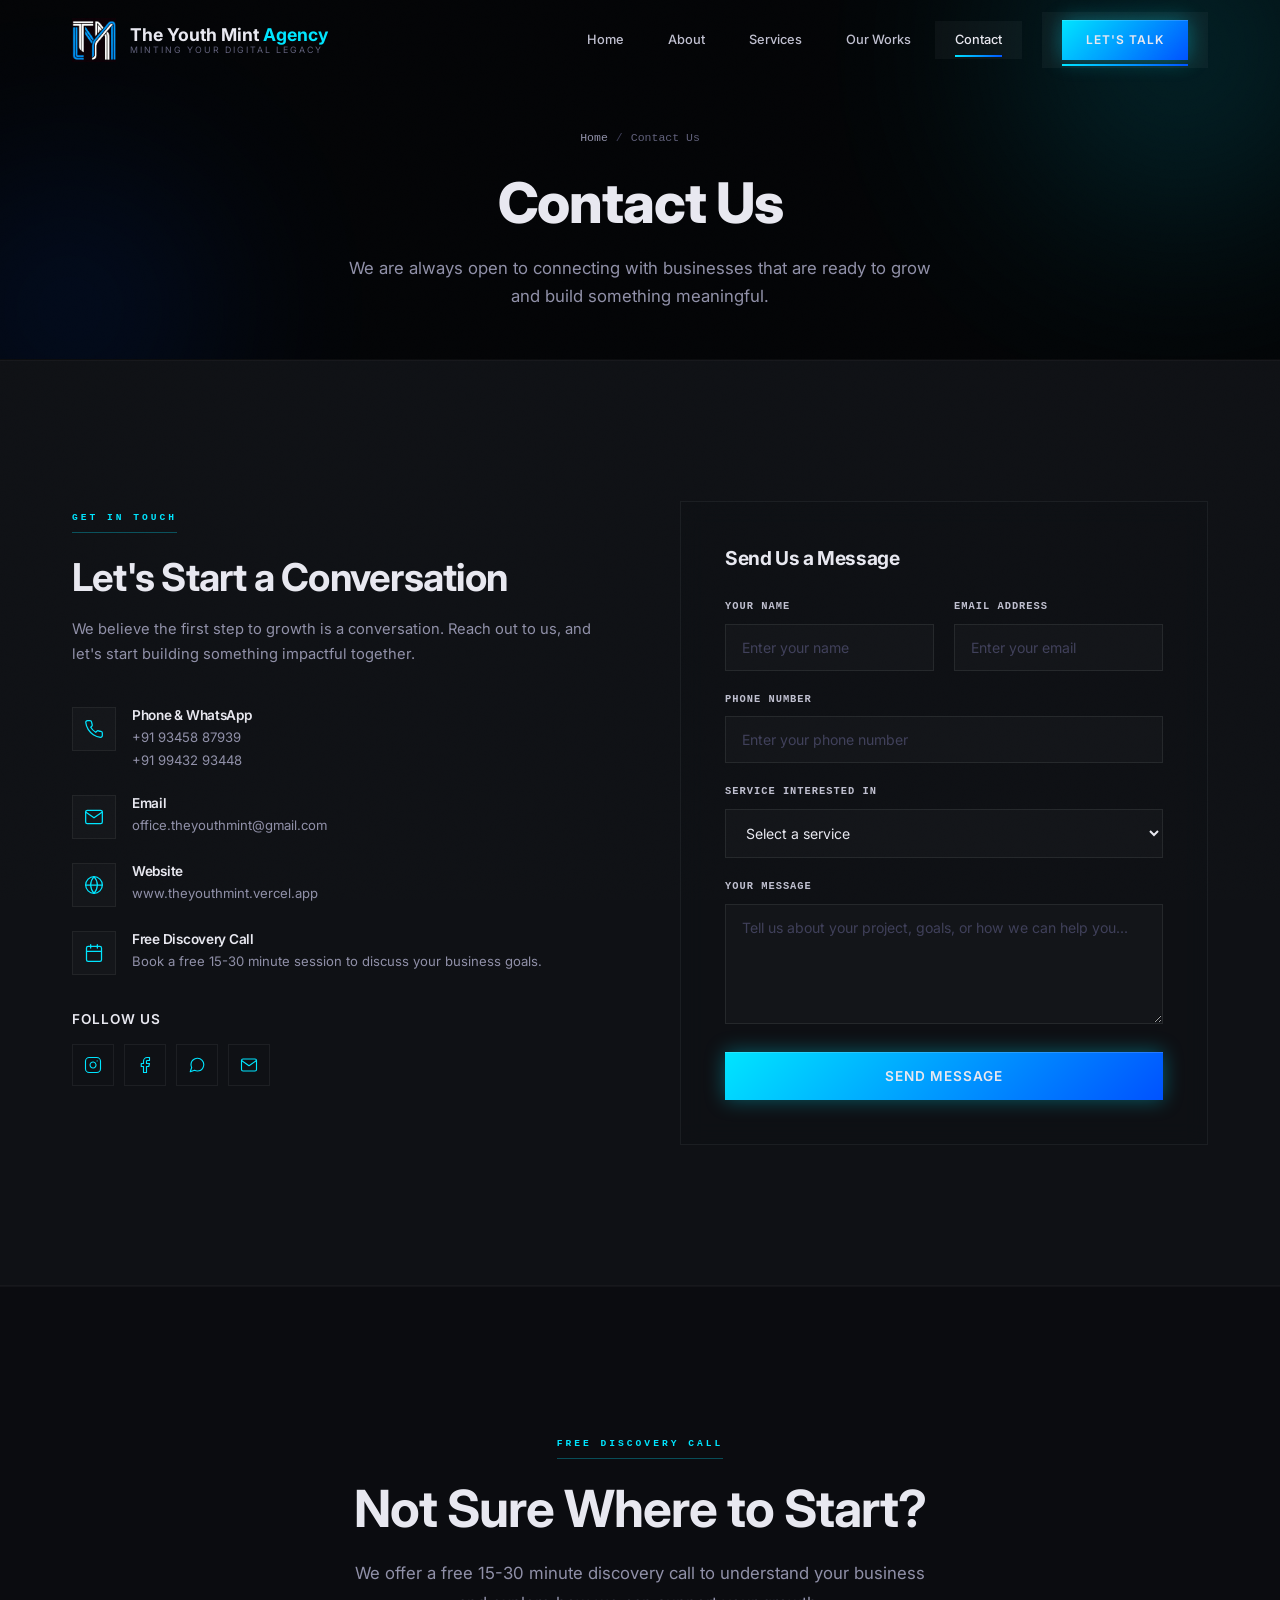
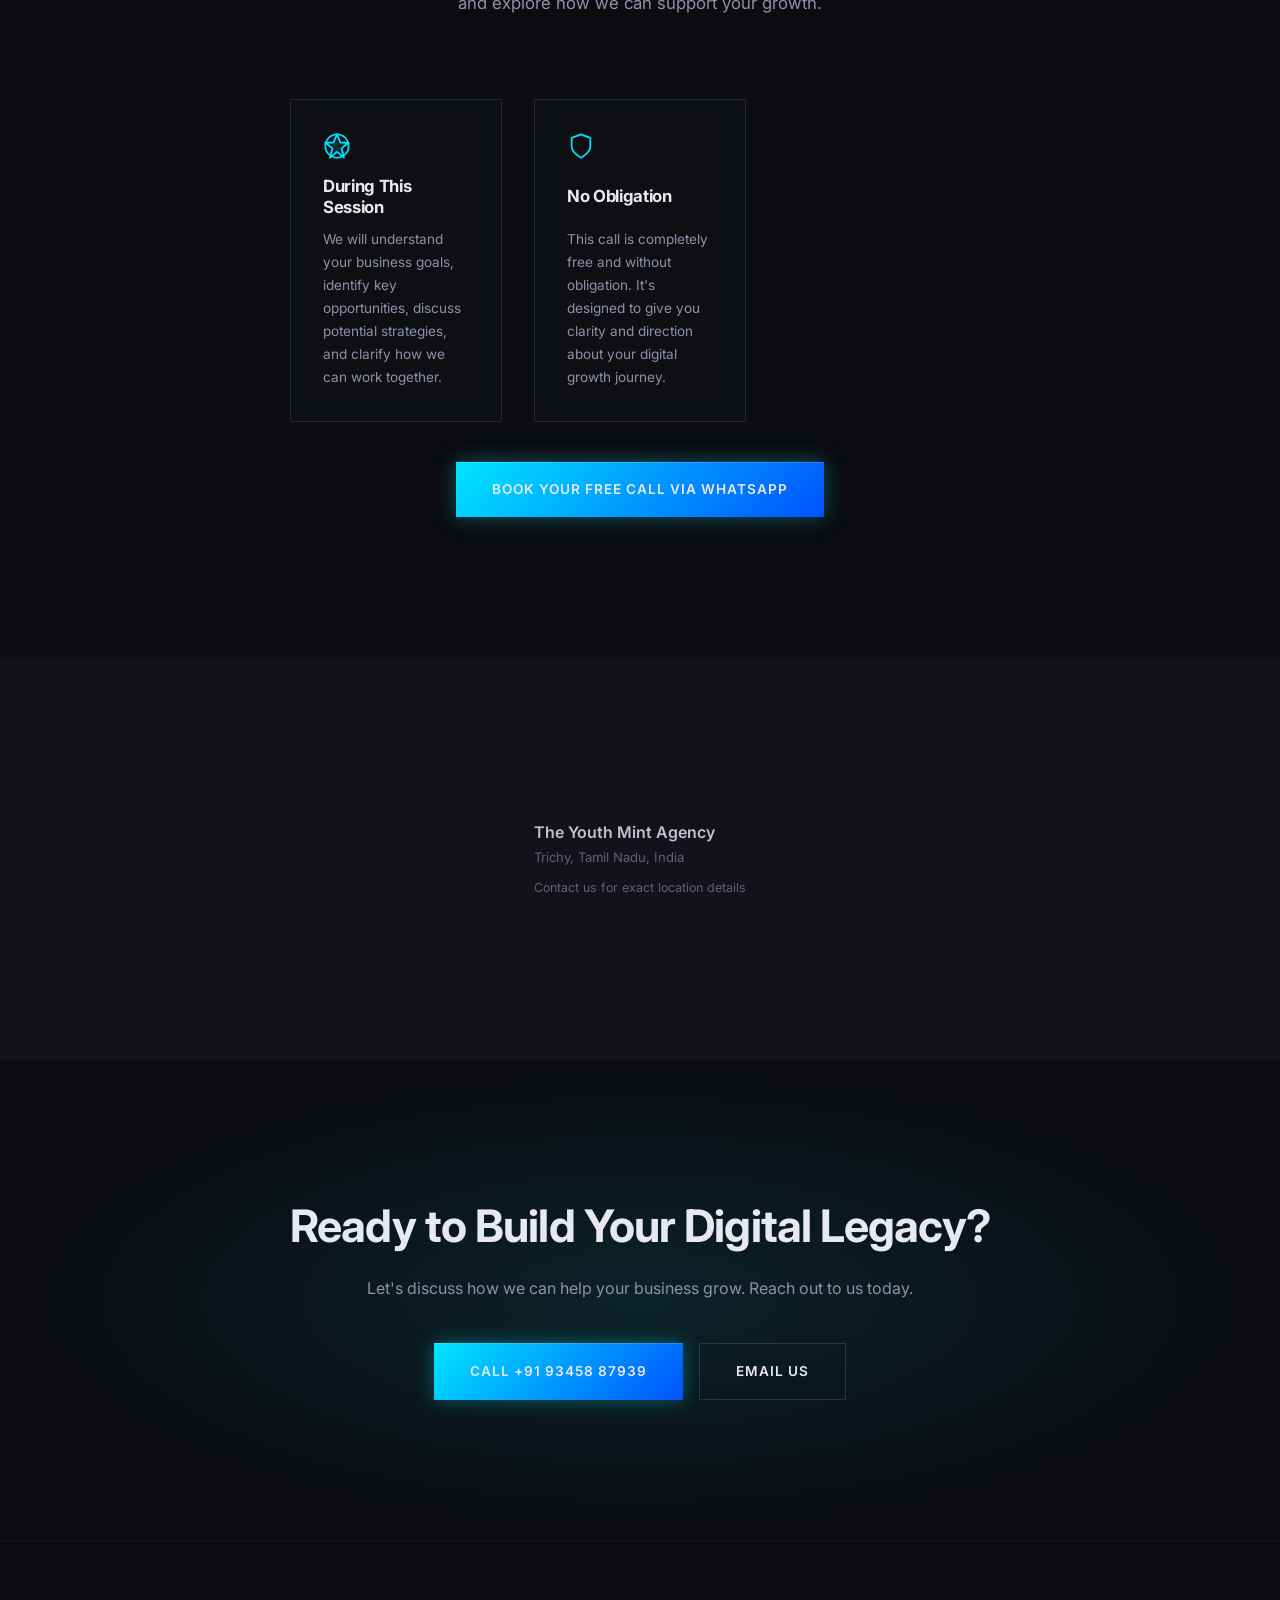
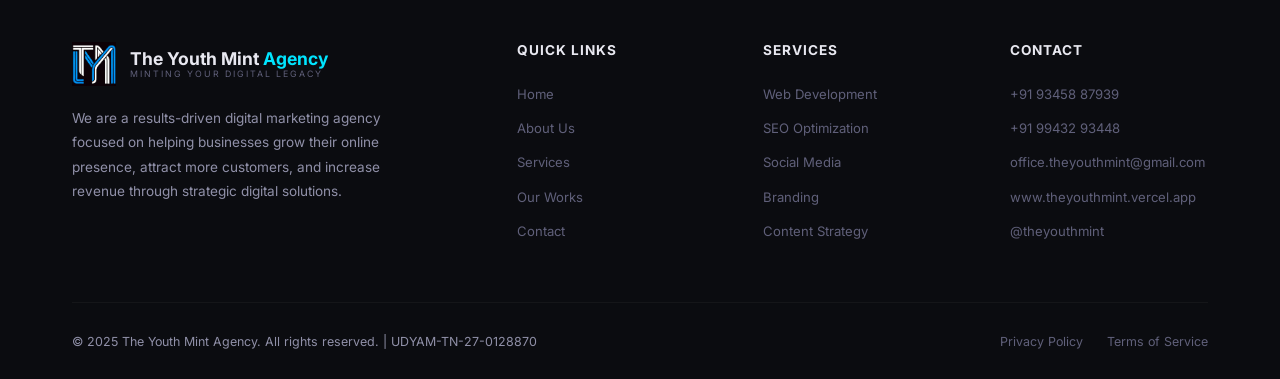
<file: contact.html>
<!DOCTYPE html>
<html lang="en">
<head>
  <meta charset="UTF-8">
  <meta name="viewport" content="width=device-width, initial-scale=1.0">
  <title>Contact Us - The Youth Mint Agency</title>
  <meta name="description" content="Get in touch with The Youth Mint Agency. Book a free discovery call, send us a message, or reach out via phone, email, or social media.">
  <link rel="preconnect" href="https://fonts.googleapis.com">
  <link rel="preconnect" href="https://fonts.gstatic.com" crossorigin>
  <link href="https://fonts.googleapis.com/css2?family=Inter:wght@400;500;600;700;800&display=swap" rel="stylesheet">
  <link rel="stylesheet" href="css/style.css">
  <link rel="icon" href="images/favicon.png" type="image/png">
</head>
<body>

  <!-- Navigation -->
  <nav class="navbar scrolled" role="navigation" aria-label="Main navigation">
    <div class="container">
      <a href="index.html" class="nav-logo">
        <img src="images/tym-agency-logo.png" alt="The Youth Mint Agency Logo">
        <div class="nav-logo-text">
          The Youth Mint <span>Agency</span>
          <small>Minting Your Digital Legacy</small>
        </div>
      </a>
      <div class="nav-links">
        <a href="index.html">Home</a>
        <a href="about.html">About</a>
        <a href="services.html">Services</a>
        <a href="works.html">Our Works</a>
        <a href="contact.html" class="active">Contact</a>
        <a href="contact.html" class="nav-cta"><span class="btn btn-primary">Let's Talk</span></a>
      </div>
      <button class="nav-toggle" aria-label="Toggle navigation menu">
        <span></span>
        <span></span>
        <span></span>
      </button>
    </div>
  </nav>

  <!-- Page Hero -->
  <section class="page-hero">
    <div class="page-hero-bg">
      <div class="gradient-orb"></div>
      <div class="gradient-orb"></div>
    </div>
    <div class="container">
      <div class="breadcrumb">
        <a href="index.html">Home</a>
        <span class="separator">/</span>
        <span>Contact Us</span>
      </div>
      <h1>Contact Us</h1>
      <p>We are always open to connecting with businesses that are ready to grow and build something meaningful.</p>
    </div>
  </section>

  <!-- Contact Section -->
  <section class="section section-light">
    <div class="container">
      <div class="contact-grid">
        <div class="contact-info animate-left">
          <span class="section-tag">Get in Touch</span>
          <h2>Let's Start a Conversation</h2>
          <p>We believe the first step to growth is a conversation. Reach out to us, and let's start building something impactful together.</p>

          <div class="contact-details">
            <div class="contact-detail">
              <div class="icon">
                <svg class="svg-icon" viewBox="0 0 24 24" fill="none" stroke="#00E5FF" stroke-width="1.5" stroke-linecap="round" stroke-linejoin="round">
                  <path d="M22 16.92v3a2 2 0 0 1-2.18 2 19.79 19.79 0 0 1-8.63-3.07 19.5 19.5 0 0 1-6-6 19.79 19.79 0 0 1-3.07-8.67A2 2 0 0 1 4.11 2h3a2 2 0 0 1 2 1.72 12.84 12.84 0 0 0 .7 2.81 2 2 0 0 1-.45 2.11L8.09 9.91a16 16 0 0 0 6 6l1.27-1.27a2 2 0 0 1 2.11-.45 12.84 12.84 0 0 0 2.81.7A2 2 0 0 1 22 16.92z"/>
                </svg>
              </div>
              <div class="detail">
                <h4>Phone & WhatsApp</h4>
                <p><a href="tel:+919345887939" style="color:var(--gray-400);">+91 93458 87939</a></p>
                <p><a href="tel:+919943293448" style="color:var(--gray-400);">+91 99432 93448</a></p>
              </div>
            </div>
            <div class="contact-detail">
              <div class="icon">
                <svg class="svg-icon" viewBox="0 0 24 24" fill="none" stroke="#00E5FF" stroke-width="1.5" stroke-linecap="round" stroke-linejoin="round">
                  <path d="M4 4h16c1.1 0 2 .9 2 2v12c0 1.1-.9 2-2 2H4c-1.1 0-2-.9-2-2V6c0-1.1.9-2 2-2z"/>
                  <polyline points="22,6 12,13 2,6"/>
                </svg>
              </div>
              <div class="detail">
                <h4>Email</h4>
                <p><a href="mailto:office.theyouthmint@gmail.com" style="color:var(--gray-400);">office.theyouthmint@gmail.com</a></p>
              </div>
            </div>
            <div class="contact-detail">
              <div class="icon">
                <svg class="svg-icon" viewBox="0 0 24 24" fill="none" stroke="#00E5FF" stroke-width="1.5" stroke-linecap="round" stroke-linejoin="round">
                  <circle cx="12" cy="12" r="10"/>
                  <line x1="2" y1="12" x2="22" y2="12"/>
                  <path d="M12 2a15.3 15.3 0 0 1 4 10 15.3 15.3 0 0 1-4 10 15.3 15.3 0 0 1-4-10 15.3 15.3 0 0 1 4-10z"/>
                </svg>
              </div>
              <div class="detail">
                <h4>Website</h4>
                <p><a href="https://www.theyouthmint.vercel.app" target="_blank" style="color:var(--gray-400);">www.theyouthmint.vercel.app</a></p>
              </div>
            </div>
            <div class="contact-detail">
              <div class="icon">
                <svg class="svg-icon" viewBox="0 0 24 24" fill="none" stroke="#00E5FF" stroke-width="1.5" stroke-linecap="round" stroke-linejoin="round">
                  <rect x="3" y="4" width="18" height="18" rx="2" ry="2"/>
                  <line x1="16" y1="2" x2="16" y2="6"/>
                  <line x1="8" y1="2" x2="8" y2="6"/>
                  <line x1="3" y1="10" x2="21" y2="10"/>
                </svg>
              </div>
              <div class="detail">
                <h4>Free Discovery Call</h4>
                <p>Book a free 15-30 minute session to discuss your business goals.</p>
              </div>
            </div>
          </div>

          <h4 style="font-size:0.85rem;color:var(--text-light);margin-bottom:16px;font-weight:600;text-transform:uppercase;letter-spacing:1px;">Follow Us</h4>
          <div class="contact-social">
            <a href="https://www.instagram.com/theyouthmint/" target="_blank" aria-label="Instagram">
              <svg class="svg-icon" viewBox="0 0 24 24" fill="none" stroke="#00E5FF" stroke-width="1.5" stroke-linecap="round" stroke-linejoin="round">
                <rect x="2" y="2" width="20" height="20" rx="5" ry="5"/>
                <path d="M16 11.37A4 4 0 1 1 12.63 8 4 4 0 0 1 16 11.37z"/>
                <line x1="17.5" y1="6.5" x2="17.51" y2="6.5"/>
              </svg>
            </a>
            <a href="https://www.facebook.com/theyouthmint" target="_blank" aria-label="Facebook">
              <svg class="svg-icon" viewBox="0 0 24 24" fill="none" stroke="#00E5FF" stroke-width="1.5" stroke-linecap="round" stroke-linejoin="round">
                <path d="M18 2h-3a5 5 0 0 0-5 5v3H7v4h3v8h4v-8h3l1-4h-4V7a1 1 0 0 1 1-1h3z"/>
              </svg>
            </a>
            <a href="https://wa.me/919345887939" target="_blank" aria-label="WhatsApp">
              <svg class="svg-icon" viewBox="0 0 24 24" fill="none" stroke="#00E5FF" stroke-width="1.5" stroke-linecap="round" stroke-linejoin="round">
                <path d="M21 11.5a8.38 8.38 0 0 1-.9 3.8 8.5 8.5 0 0 1-7.6 4.7 8.38 8.38 0 0 1-3.8-.9L3 21l1.9-5.7a8.38 8.38 0 0 1-.9-3.8 8.5 8.5 0 0 1 4.7-7.6 8.38 8.38 0 0 1 3.8-.9h.5a8.48 8.48 0 0 1 8 8v.5z"/>
              </svg>
            </a>
            <a href="mailto:office.theyouthmint@gmail.com" aria-label="Email">
              <svg class="svg-icon" viewBox="0 0 24 24" fill="none" stroke="#00E5FF" stroke-width="1.5" stroke-linecap="round" stroke-linejoin="round">
                <path d="M4 4h16c1.1 0 2 .9 2 2v12c0 1.1-.9 2-2 2H4c-1.1 0-2-.9-2-2V6c0-1.1.9-2 2-2z"/>
                <polyline points="22,6 12,13 2,6"/>
              </svg>
            </a>
          </div>
        </div>

        <div class="contact-form animate-right">
          <h3>Send Us a Message</h3>
          <form>
            <div class="form-row">
              <div class="form-group">
                <label for="name">Your Name</label>
                <input type="text" id="name" name="name" placeholder="Enter your name" required>
              </div>
              <div class="form-group">
                <label for="email">Email Address</label>
                <input type="email" id="email" name="email" placeholder="Enter your email" required>
              </div>
            </div>
            <div class="form-group">
              <label for="phone">Phone Number</label>
              <input type="tel" id="phone" name="phone" placeholder="Enter your phone number">
            </div>
            <div class="form-group">
              <label for="service">Service Interested In</label>
              <select id="service" name="service">
                <option value="">Select a service</option>
                <option value="web">Web Development</option>
                <option value="seo">SEO & Search Growth</option>
                <option value="social">Social Media Management</option>
                <option value="content">Content Strategy</option>
                <option value="branding">Visual Branding & Design</option>
                <option value="video">Video & Content Marketing</option>
                <option value="full">Full Digital Strategy</option>
                <option value="other">Other</option>
              </select>
            </div>
            <div class="form-group">
              <label for="message">Your Message</label>
              <textarea id="message" name="message" placeholder="Tell us about your project, goals, or how we can help you..." required></textarea>
            </div>
            <button type="submit" class="btn btn-primary" style="width:100%;justify-content:center;">
              Send Message
            </button>
          </form>
        </div>
      </div>
    </div>
  </section>

  <!-- Discovery Call Section -->
  <section class="section section-dark">
    <div class="container">
      <div class="section-header">
        <span class="section-tag">Free Discovery Call</span>
        <h2 class="section-title">Not Sure Where to Start?</h2>
        <p class="section-subtitle">We offer a free 15-30 minute discovery call to understand your business and explore how we can support your growth.</p>
      </div>
      <div style="max-width:700px;margin:0 auto;">
        <div class="philosophy-grid">
          <div class="philosophy-card animate">
            <div class="icon">
              <svg class="svg-icon" viewBox="0 0 24 24" fill="none" stroke="#00E5FF" stroke-width="1.5" stroke-linecap="round" stroke-linejoin="round">
                <circle cx="12" cy="12" r="10"/>
                <polygon points="12 2 15 9 22 9 16 14 18 22 12 17 6 22 8 14 2 9 9 9" fill="#00E5FF" fill-opacity="0.15"/>
              </svg>
            </div>
            <h3>During This Session</h3>
            <p>We will understand your business goals, identify key opportunities, discuss potential strategies, and clarify how we can work together.</p>
          </div>
          <div class="philosophy-card animate">
            <div class="icon">
              <svg class="svg-icon" viewBox="0 0 24 24" fill="none" stroke="#00E5FF" stroke-width="1.5" stroke-linecap="round" stroke-linejoin="round">
                <path d="M12 22s8-4 8-10V5l-8-3-8 3v7c0 6 8 10 8 10z"/>
              </svg>
            </div>
            <h3>No Obligation</h3>
            <p>This call is completely free and without obligation. It's designed to give you clarity and direction about your digital growth journey.</p>
          </div>
        </div>
        <div style="text-align:center;margin-top:40px;">
          <a href="https://wa.me/919345887939" target="_blank" class="btn btn-primary">Book Your Free Call via WhatsApp</a>
        </div>
      </div>
    </div>
  </section>

  <!-- Map Placeholder -->
  <section class="map-section">
    <div class="map-container">
      <div class="map-placeholder">
        <p style="font-size:1rem;font-weight:600;color:var(--gray-300);">The Youth Mint Agency</p>
        <p style="font-size:0.82rem;color:var(--gray-500);">Trichy, Tamil Nadu, India</p>
        <p style="font-size:0.78rem;color:var(--gray-500);margin-top:8px;">Contact us for exact location details</p>
      </div>
    </div>
  </section>

  <!-- CTA -->
  <section class="cta-section">
    <div class="container">
      <div class="cta-content">
        <h2>Ready to Build Your Digital Legacy?</h2>
        <p>Let's discuss how we can help your business grow. Reach out to us today.</p>
        <div class="cta-actions">
          <a href="tel:+919345887939" class="btn btn-primary">Call +91 93458 87939</a>
          <a href="mailto:office.theyouthmint@gmail.com" class="btn btn-secondary">Email Us</a>
        </div>
      </div>
    </div>
  </section>

  <!-- Footer -->
  <footer class="footer">
    <div class="container">
      <div class="footer-grid">
        <div class="footer-brand">
          <a href="index.html" class="nav-logo" style="justify-content:flex-start;">
            <img src="images/tym-agency-logo.png" alt="The Youth Mint Agency Logo">
            <div class="nav-logo-text">
              The Youth Mint <span>Agency</span>
              <small>Minting Your Digital Legacy</small>
            </div>
          </a>
          <p>We are a results-driven digital marketing agency focused on helping businesses grow their online presence, attract more customers, and increase revenue through strategic digital solutions.</p>
        </div>
        <div>
          <h4>Quick Links</h4>
          <div class="footer-links">
            <a href="index.html">Home</a>
            <a href="about.html">About Us</a>
            <a href="services.html">Services</a>
            <a href="works.html">Our Works</a>
            <a href="contact.html">Contact</a>
          </div>
        </div>
        <div>
          <h4>Services</h4>
          <div class="footer-links">
            <a href="services.html">Web Development</a>
            <a href="services.html">SEO Optimization</a>
            <a href="services.html">Social Media</a>
            <a href="services.html">Branding</a>
            <a href="services.html">Content Strategy</a>
          </div>
        </div>
        <div>
          <h4>Contact</h4>
          <div class="footer-links">
            <a href="tel:+919345887939">+91 93458 87939</a>
            <a href="tel:+919943293448">+91 99432 93448</a>
            <a href="mailto:office.theyouthmint@gmail.com">office.theyouthmint@gmail.com</a>
            <a href="https://www.theyouthmint.vercel.app" target="_blank">www.theyouthmint.vercel.app</a>
            <a href="https://instagram.com/theyouthmint" target="_blank">@theyouthmint</a>
          </div>
        </div>
      </div>
      <div class="footer-bottom">
        <p>&copy; 2025 The Youth Mint Agency. All rights reserved. | UDYAM-TN-27-0128870</p>
        <div class="footer-bottom-links">
          <a href="#">Privacy Policy</a>
          <a href="#">Terms of Service</a>
        </div>
      </div>
    </div>
  </footer>

  <script src="js/main.js"></script>
</body>
</html>
</file>
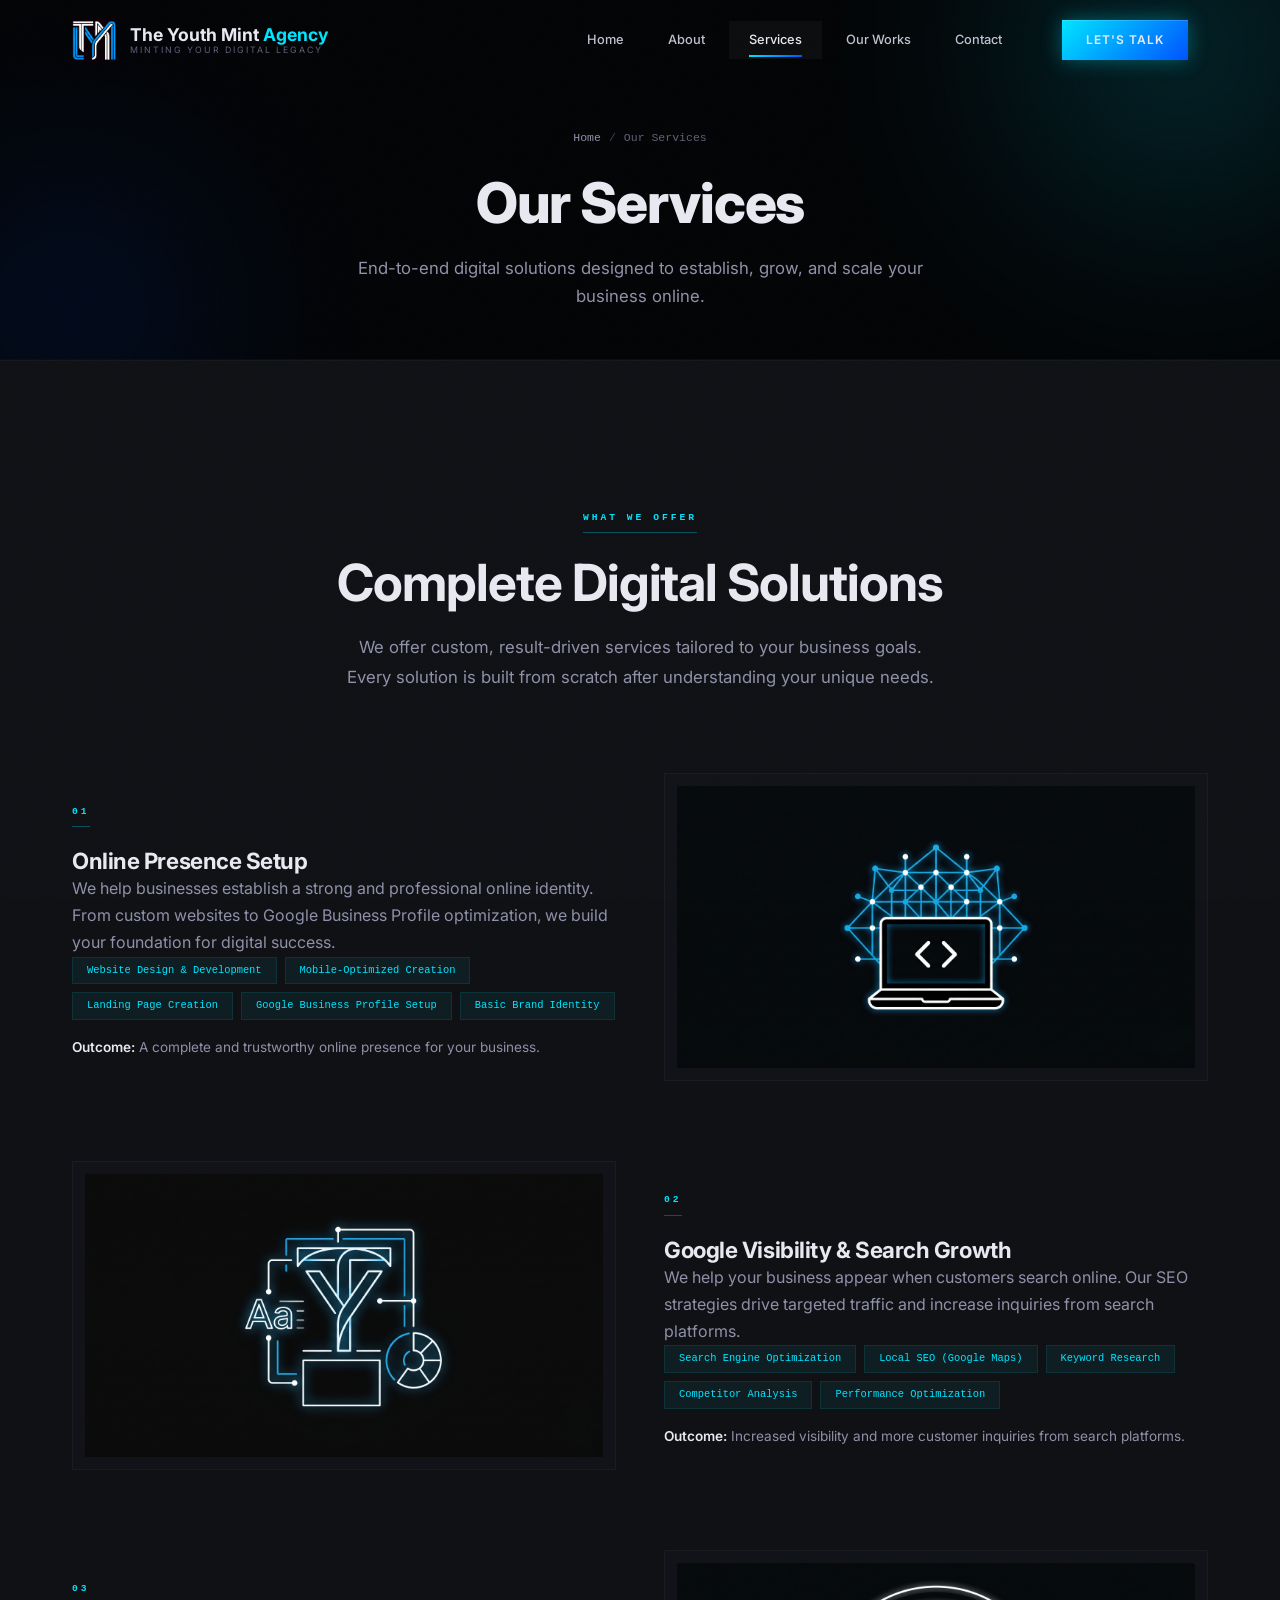
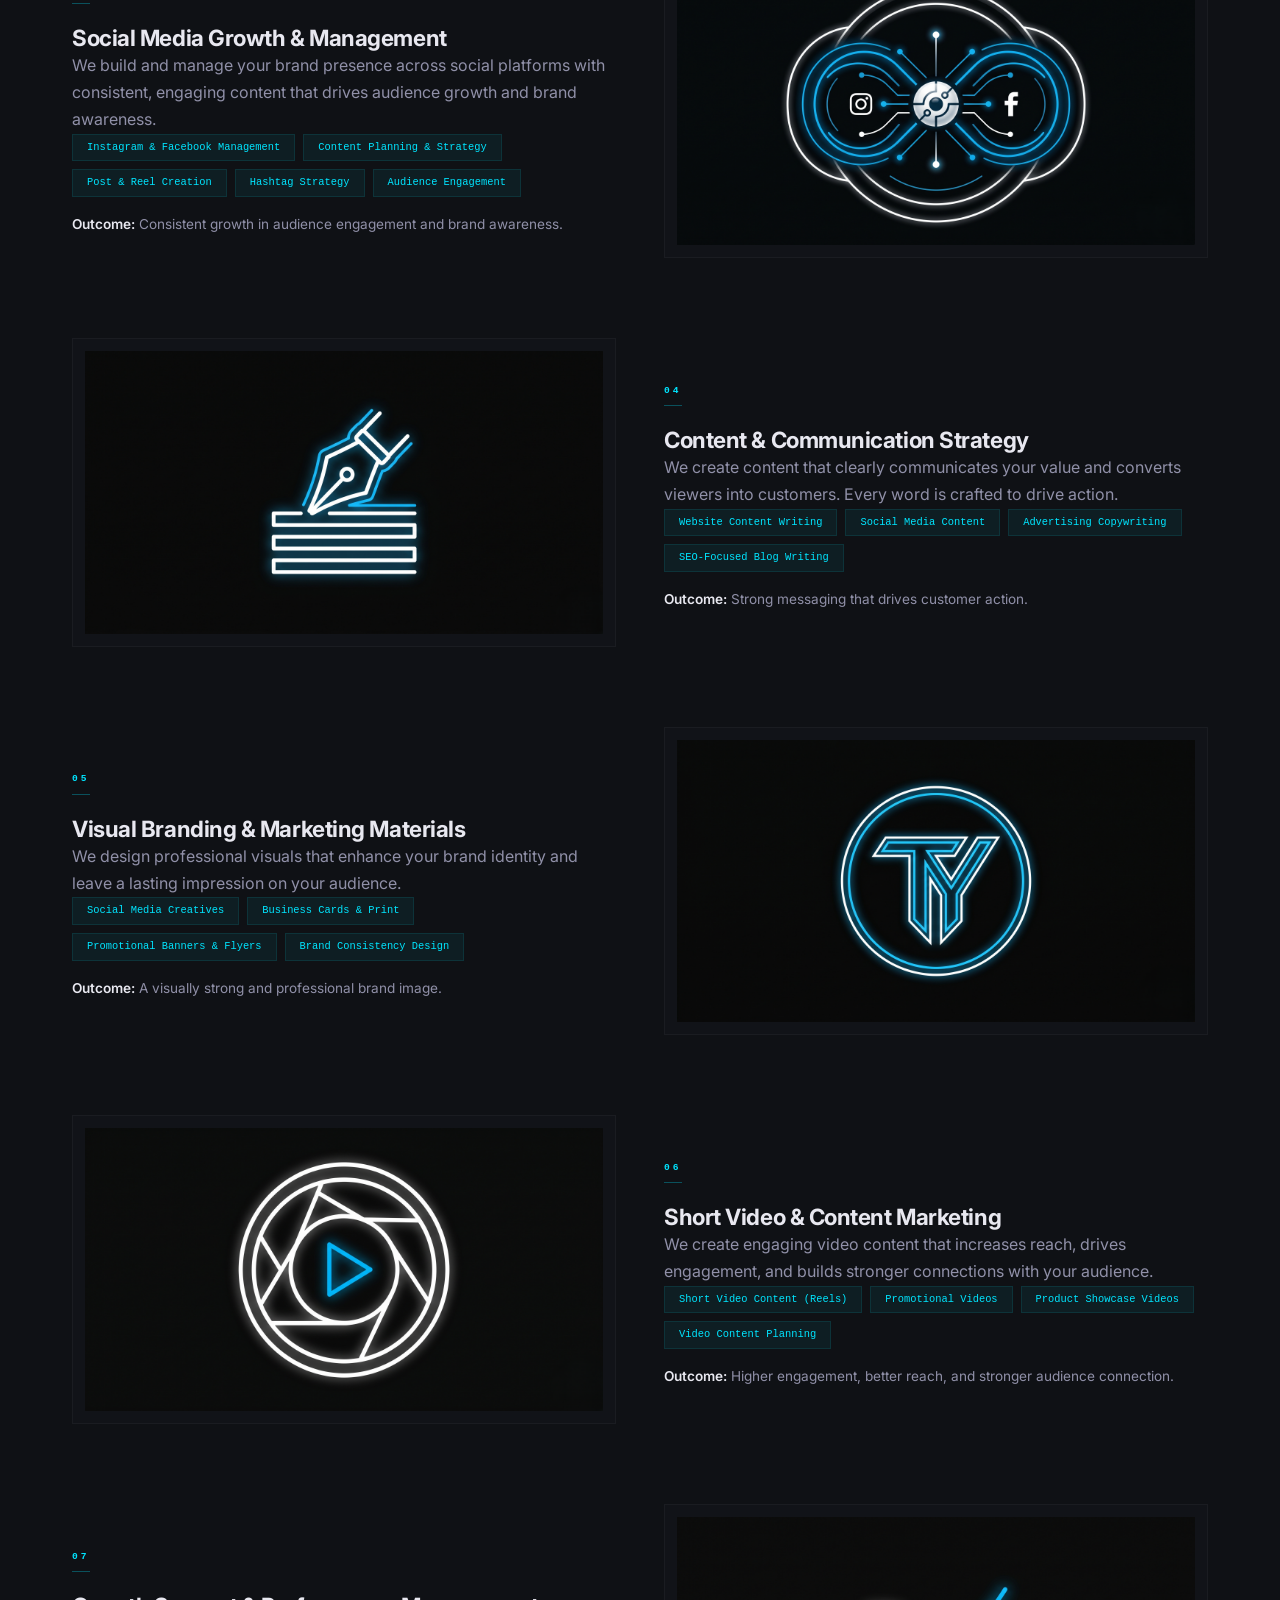
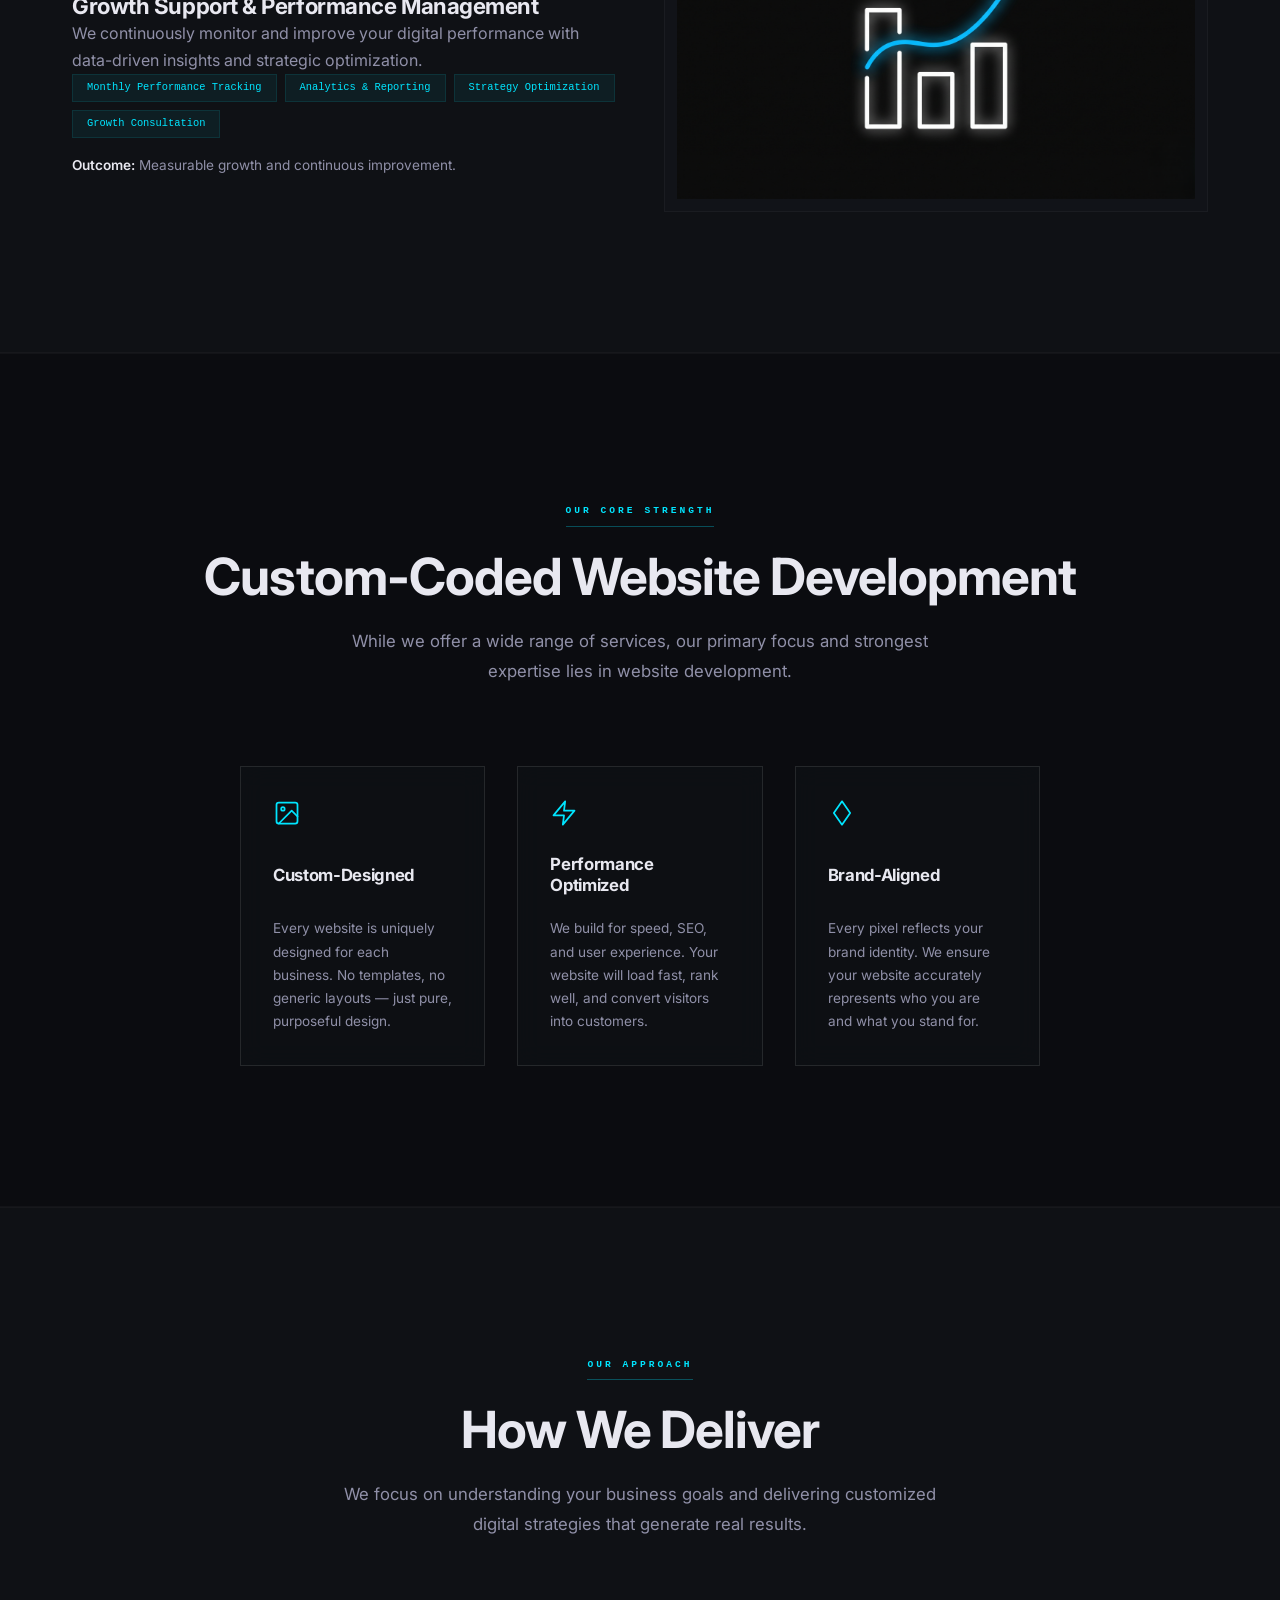
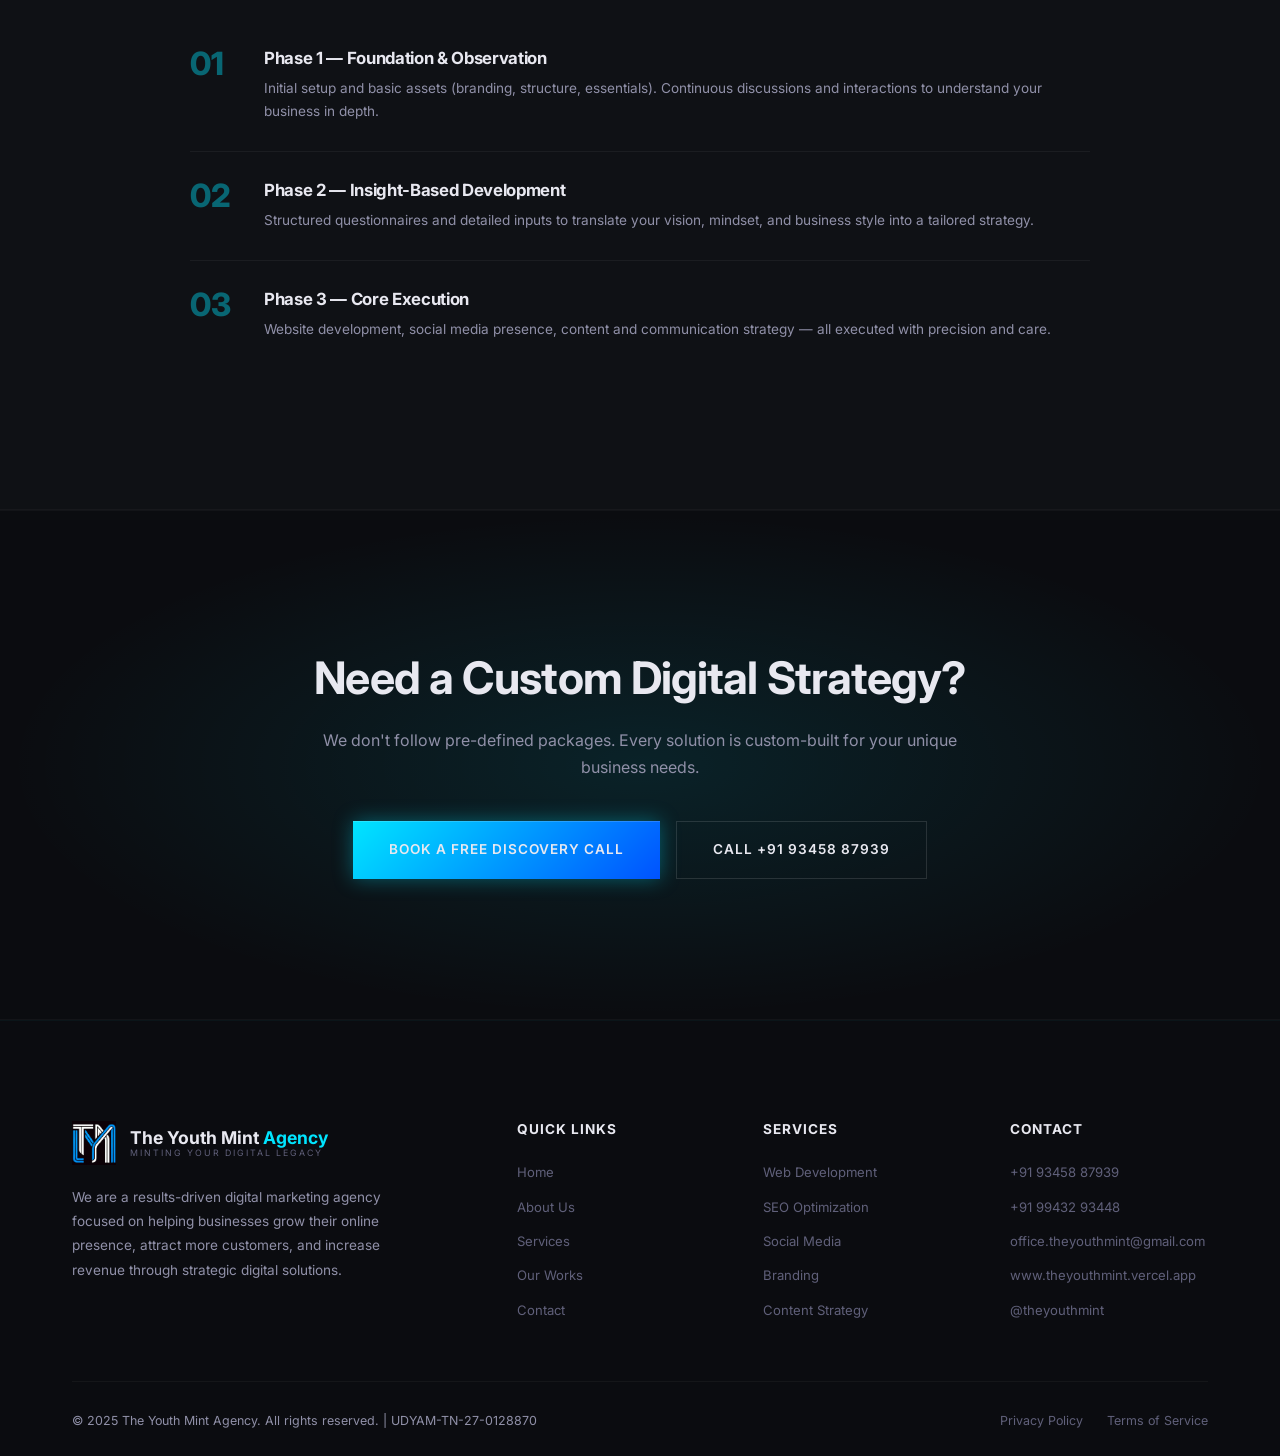
<file: services.html>
<!DOCTYPE html>
<html lang="en">
<head>
  <meta charset="UTF-8">
  <meta name="viewport" content="width=device-width, initial-scale=1.0">
  <title>Our Services - The Youth Mint Agency</title>
  <meta name="description" content="Explore The Youth Mint Agency's complete range of digital services including web development, SEO, social media management, branding, content strategy, video marketing, and more.">
  <link rel="preconnect" href="https://fonts.googleapis.com">
  <link rel="preconnect" href="https://fonts.gstatic.com" crossorigin>
  <link href="https://fonts.googleapis.com/css2?family=Inter:wght@400;500;600;700;800&display=swap" rel="stylesheet">
  <link rel="stylesheet" href="css/style.css">
  <link rel="icon" href="images/favicon.png" type="image/png">
</head>
<body>

  <!-- Navigation -->
  <nav class="navbar scrolled" role="navigation" aria-label="Main navigation">
    <div class="container">
      <a href="index.html" class="nav-logo">
        <img src="images/tym-agency-logo.png" alt="The Youth Mint Agency Logo">
        <div class="nav-logo-text">
          The Youth Mint <span>Agency</span>
          <small>Minting Your Digital Legacy</small>
        </div>
      </a>
      <div class="nav-links">
        <a href="index.html">Home</a>
        <a href="about.html">About</a>
        <a href="services.html" class="active">Services</a>
        <a href="works.html">Our Works</a>
        <a href="contact.html">Contact</a>
        <a href="contact.html" class="nav-cta"><span class="btn btn-primary">Let's Talk</span></a>
      </div>
      <button class="nav-toggle" aria-label="Toggle navigation menu">
        <span></span>
        <span></span>
        <span></span>
      </button>
    </div>
  </nav>

  <!-- Page Hero -->
  <section class="page-hero">
    <div class="page-hero-bg">
      <div class="gradient-orb"></div>
      <div class="gradient-orb"></div>
    </div>
    <div class="container">
      <div class="breadcrumb">
        <a href="index.html">Home</a>
        <span class="separator">/</span>
        <span>Our Services</span>
      </div>
      <h1>Our Services</h1>
      <p>End-to-end digital solutions designed to establish, grow, and scale your business online.</p>
    </div>
  </section>

  <!-- All Services -->
  <section class="section section-light">
    <div class="container">
      <div class="section-header">
        <span class="section-tag">What We Offer</span>
        <h2 class="section-title">Complete Digital Solutions</h2>
        <p class="section-subtitle">We offer custom, result-driven services tailored to your business goals. Every solution is built from scratch after understanding your unique needs.</p>
      </div>

      <!-- Service 1 -->
      <div class="service-detail">
        <div class="service-detail-grid">
          <div class="animate-left">
            <span class="section-tag">01</span>
            <h3>Online Presence Setup</h3>
            <p>We help businesses establish a strong and professional online identity. From custom websites to Google Business Profile optimization, we build your foundation for digital success.</p>
            <div class="service-detail-tags">
              <span>Website Design & Development</span>
              <span>Mobile-Optimized Creation</span>
              <span>Landing Page Creation</span>
              <span>Google Business Profile Setup</span>
              <span>Basic Brand Identity</span>
            </div>
            <p style="margin-top:16px;font-size:0.85rem;color:var(--gray-400);"><strong>Outcome:</strong> A complete and trustworthy online presence for your business.</p>
          </div>
          <div class="animate-right service-image-box">
            <img src="images/service-web.png" alt="Web Development" style="width:100%;height:auto;display:block;">
          </div>
        </div>
      </div>

      <!-- Service 2 -->
      <div class="service-detail">
        <div class="service-detail-grid">
          <div class="animate-left" style="order:2;">
            <span class="section-tag">02</span>
            <h3>Google Visibility & Search Growth</h3>
            <p>We help your business appear when customers search online. Our SEO strategies drive targeted traffic and increase inquiries from search platforms.</p>
            <div class="service-detail-tags">
              <span>Search Engine Optimization</span>
              <span>Local SEO (Google Maps)</span>
              <span>Keyword Research</span>
              <span>Competitor Analysis</span>
              <span>Performance Optimization</span>
            </div>
            <p style="margin-top:16px;font-size:0.85rem;color:var(--gray-400);"><strong>Outcome:</strong> Increased visibility and more customer inquiries from search platforms.</p>
          </div>
          <div class="animate-right service-image-box" style="order:1;">
            <img src="images/service-seo.png" alt="SEO" style="width:100%;height:auto;display:block;">
          </div>
        </div>
      </div>

      <!-- Service 3 -->
      <div class="service-detail">
        <div class="service-detail-grid">
          <div class="animate-left">
            <span class="section-tag">03</span>
            <h3>Social Media Growth & Management</h3>
            <p>We build and manage your brand presence across social platforms with consistent, engaging content that drives audience growth and brand awareness.</p>
            <div class="service-detail-tags">
              <span>Instagram & Facebook Management</span>
              <span>Content Planning & Strategy</span>
              <span>Post & Reel Creation</span>
              <span>Hashtag Strategy</span>
              <span>Audience Engagement</span>
            </div>
            <p style="margin-top:16px;font-size:0.85rem;color:var(--gray-400);"><strong>Outcome:</strong> Consistent growth in audience engagement and brand awareness.</p>
          </div>
          <div class="animate-right service-image-box">
            <img src="images/service-social.png" alt="Social Media" style="width:100%;height:auto;display:block;">
          </div>
        </div>
      </div>

      <!-- Service 4 -->
      <div class="service-detail">
        <div class="service-detail-grid">
          <div class="animate-left" style="order:2;">
            <span class="section-tag">04</span>
            <h3>Content & Communication Strategy</h3>
            <p>We create content that clearly communicates your value and converts viewers into customers. Every word is crafted to drive action.</p>
            <div class="service-detail-tags">
              <span>Website Content Writing</span>
              <span>Social Media Content</span>
              <span>Advertising Copywriting</span>
              <span>SEO-Focused Blog Writing</span>
            </div>
            <p style="margin-top:16px;font-size:0.85rem;color:var(--gray-400);"><strong>Outcome:</strong> Strong messaging that drives customer action.</p>
          </div>
          <div class="animate-right service-image-box" style="order:1;">
            <img src="images/service-content.png" alt="Content Strategy" style="width:100%;height:auto;display:block;">
          </div>
        </div>
      </div>

      <!-- Service 5 -->
      <div class="service-detail">
        <div class="service-detail-grid">
          <div class="animate-left">
            <span class="section-tag">05</span>
            <h3>Visual Branding & Marketing Materials</h3>
            <p>We design professional visuals that enhance your brand identity and leave a lasting impression on your audience.</p>
            <div class="service-detail-tags">
              <span>Social Media Creatives</span>
              <span>Business Cards & Print</span>
              <span>Promotional Banners & Flyers</span>
              <span>Brand Consistency Design</span>
            </div>
            <p style="margin-top:16px;font-size:0.85rem;color:var(--gray-400);"><strong>Outcome:</strong> A visually strong and professional brand image.</p>
          </div>
          <div class="animate-right service-image-box">
            <img src="images/service-branding.png" alt="Branding" style="width:100%;height:auto;display:block;">
          </div>
        </div>
      </div>

      <!-- Service 6 -->
      <div class="service-detail">
        <div class="service-detail-grid">
          <div class="animate-left" style="order:2;">
            <span class="section-tag">06</span>
            <h3>Short Video & Content Marketing</h3>
            <p>We create engaging video content that increases reach, drives engagement, and builds stronger connections with your audience.</p>
            <div class="service-detail-tags">
              <span>Short Video Content (Reels)</span>
              <span>Promotional Videos</span>
              <span>Product Showcase Videos</span>
              <span>Video Content Planning</span>
            </div>
            <p style="margin-top:16px;font-size:0.85rem;color:var(--gray-400);"><strong>Outcome:</strong> Higher engagement, better reach, and stronger audience connection.</p>
          </div>
          <div class="animate-right service-image-box" style="order:1;">
            <img src="images/service-video.png" alt="Video Marketing" style="width:100%;height:auto;display:block;">
          </div>
        </div>
      </div>

      <!-- Service 7 -->
      <div class="service-detail">
        <div class="service-detail-grid">
          <div class="animate-left">
            <span class="section-tag">07</span>
            <h3>Growth Support & Performance Management</h3>
            <p>We continuously monitor and improve your digital performance with data-driven insights and strategic optimization.</p>
            <div class="service-detail-tags">
              <span>Monthly Performance Tracking</span>
              <span>Analytics & Reporting</span>
              <span>Strategy Optimization</span>
              <span>Growth Consultation</span>
            </div>
            <p style="margin-top:16px;font-size:0.85rem;color:var(--gray-400);"><strong>Outcome:</strong> Measurable growth and continuous improvement.</p>
          </div>
          <div class="animate-right service-image-box">
            <img src="images/service-analytics.png" alt="Analytics" style="width:100%;height:auto;display:block;">
          </div>
        </div>
      </div>

    </div>
  </section>

  <!-- Specialization -->
  <section class="section section-dark">
    <div class="container">
      <div class="section-header">
        <span class="section-tag">Our Core Strength</span>
        <h2 class="section-title">Custom-Coded Website Development</h2>
        <p class="section-subtitle">While we offer a wide range of services, our primary focus and strongest expertise lies in website development.</p>
      </div>
      <div class="philosophy-grid" style="max-width:800px;margin:0 auto;">
        <div class="philosophy-card animate">
          <div class="icon">
            <svg class="svg-icon" viewBox="0 0 24 24" fill="none" stroke="#00E5FF" stroke-width="1.5" stroke-linecap="round" stroke-linejoin="round">
              <rect x="3" y="3" width="18" height="18" rx="2" ry="2"/>
              <circle cx="8.5" cy="8.5" r="1.5"/>
              <polyline points="21 15 16 10 5 21"/>
            </svg>
          </div>
          <h3>Custom-Designed</h3>
          <p>Every website is uniquely designed for each business. No templates, no generic layouts — just pure, purposeful design.</p>
        </div>
        <div class="philosophy-card animate">
          <div class="icon">
            <svg class="svg-icon" viewBox="0 0 24 24" fill="none" stroke="#00E5FF" stroke-width="1.5" stroke-linecap="round" stroke-linejoin="round">
              <polygon points="13 2 3 14 12 14 11 22 21 10 12 10"/>
            </svg>
          </div>
          <h3>Performance Optimized</h3>
          <p>We build for speed, SEO, and user experience. Your website will load fast, rank well, and convert visitors into customers.</p>
        </div>
        <div class="philosophy-card animate">
          <div class="icon">
            <svg class="svg-icon" viewBox="0 0 24 24" fill="none" stroke="#00E5FF" stroke-width="1.5" stroke-linecap="round" stroke-linejoin="round">
              <path d="M12 2l7 10-7 10-7-10z"/>
            </svg>
          </div>
          <h3>Brand-Aligned</h3>
          <p>Every pixel reflects your brand identity. We ensure your website accurately represents who you are and what you stand for.</p>
        </div>
      </div>
    </div>
  </section>

  <!-- Approach -->
  <section class="section section-light">
    <div class="container">
      <div class="section-header">
        <span class="section-tag">Our Approach</span>
        <h2 class="section-title">How We Deliver</h2>
        <p class="section-subtitle">We focus on understanding your business goals and delivering customized digital strategies that generate real results.</p>
      </div>
      <div style="max-width:900px;margin:0 auto;">
        <div class="usp-item">
          <div class="usp-number">01</div>
          <div class="usp-content">
            <h3>Phase 1 — Foundation & Observation</h3>
            <p>Initial setup and basic assets (branding, structure, essentials). Continuous discussions and interactions to understand your business in depth.</p>
          </div>
        </div>
        <div class="usp-item">
          <div class="usp-number">02</div>
          <div class="usp-content">
            <h3>Phase 2 — Insight-Based Development</h3>
            <p>Structured questionnaires and detailed inputs to translate your vision, mindset, and business style into a tailored strategy.</p>
          </div>
        </div>
        <div class="usp-item">
          <div class="usp-number">03</div>
          <div class="usp-content">
            <h3>Phase 3 — Core Execution</h3>
            <p>Website development, social media presence, content and communication strategy — all executed with precision and care.</p>
          </div>
        </div>
      </div>
    </div>
  </section>

  <!-- CTA -->
  <section class="cta-section">
    <div class="container">
      <div class="cta-content">
        <h2>Need a Custom Digital Strategy?</h2>
        <p>We don't follow pre-defined packages. Every solution is custom-built for your unique business needs.</p>
        <div class="cta-actions">
          <a href="contact.html" class="btn btn-primary">Book a Free Discovery Call</a>
          <a href="tel:+919345887939" class="btn btn-secondary">Call +91 93458 87939</a>
        </div>
      </div>
    </div>
  </section>

  <!-- Footer -->
  <footer class="footer">
    <div class="container">
      <div class="footer-grid">
        <div class="footer-brand">
          <a href="index.html" class="nav-logo" style="justify-content:flex-start;">
            <img src="images/tym-agency-logo.png" alt="The Youth Mint Agency Logo">
            <div class="nav-logo-text">
              The Youth Mint <span>Agency</span>
              <small>Minting Your Digital Legacy</small>
            </div>
          </a>
          <p>We are a results-driven digital marketing agency focused on helping businesses grow their online presence, attract more customers, and increase revenue through strategic digital solutions.</p>
        </div>
        <div>
          <h4>Quick Links</h4>
          <div class="footer-links">
            <a href="index.html">Home</a>
            <a href="about.html">About Us</a>
            <a href="services.html">Services</a>
            <a href="works.html">Our Works</a>
            <a href="contact.html">Contact</a>
          </div>
        </div>
        <div>
          <h4>Services</h4>
          <div class="footer-links">
            <a href="services.html">Web Development</a>
            <a href="services.html">SEO Optimization</a>
            <a href="services.html">Social Media</a>
            <a href="services.html">Branding</a>
            <a href="services.html">Content Strategy</a>
          </div>
        </div>
        <div>
          <h4>Contact</h4>
          <div class="footer-links">
            <a href="tel:+919345887939">+91 93458 87939</a>
            <a href="tel:+919943293448">+91 99432 93448</a>
            <a href="mailto:office.theyouthmint@gmail.com">office.theyouthmint@gmail.com</a>
            <a href="https://www.theyouthmint.vercel.app" target="_blank">www.theyouthmint.vercel.app</a>
            <a href="https://instagram.com/theyouthmint" target="_blank">@theyouthmint</a>
          </div>
        </div>
      </div>
      <div class="footer-bottom">
        <p>&copy; 2025 The Youth Mint Agency. All rights reserved. | UDYAM-TN-27-0128870</p>
        <div class="footer-bottom-links">
          <a href="#">Privacy Policy</a>
          <a href="#">Terms of Service</a>
        </div>
      </div>
    </div>
  </footer>

  <script src="js/main.js"></script>
</body>
</html>
</file>
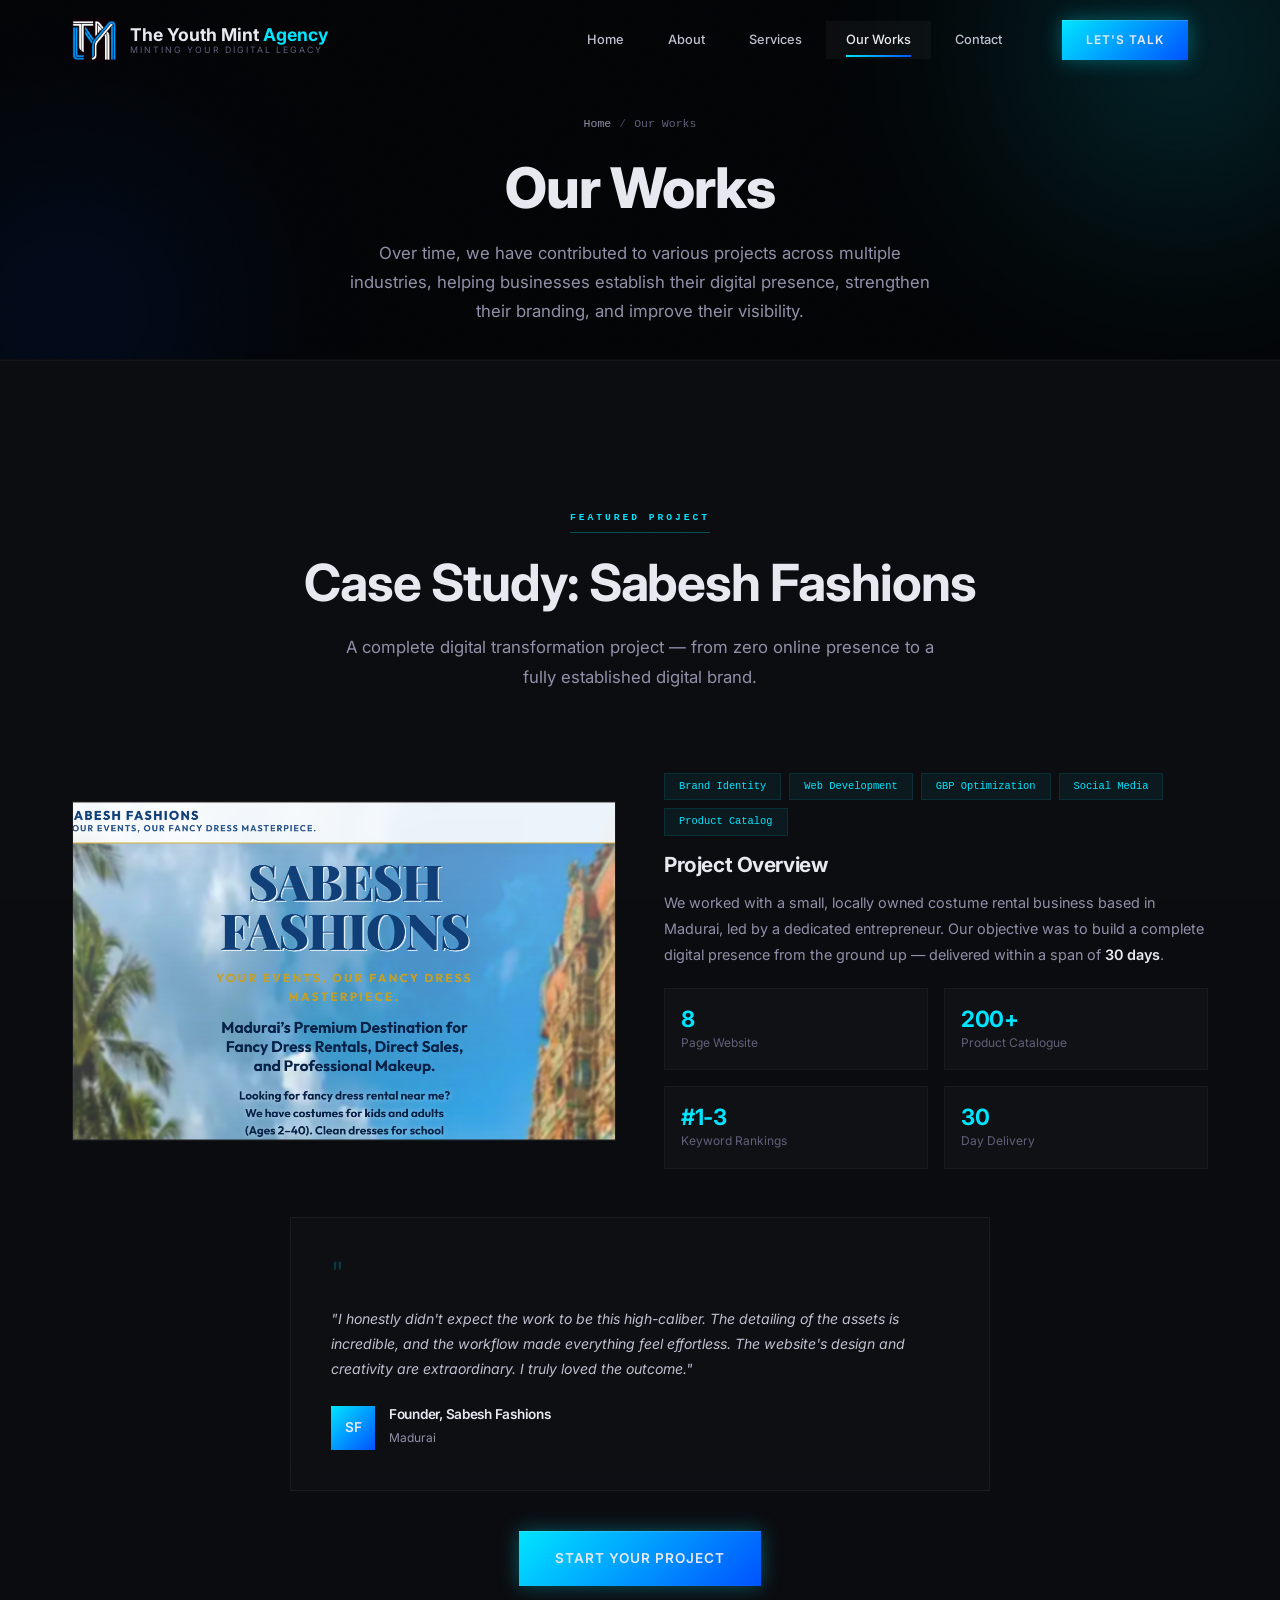
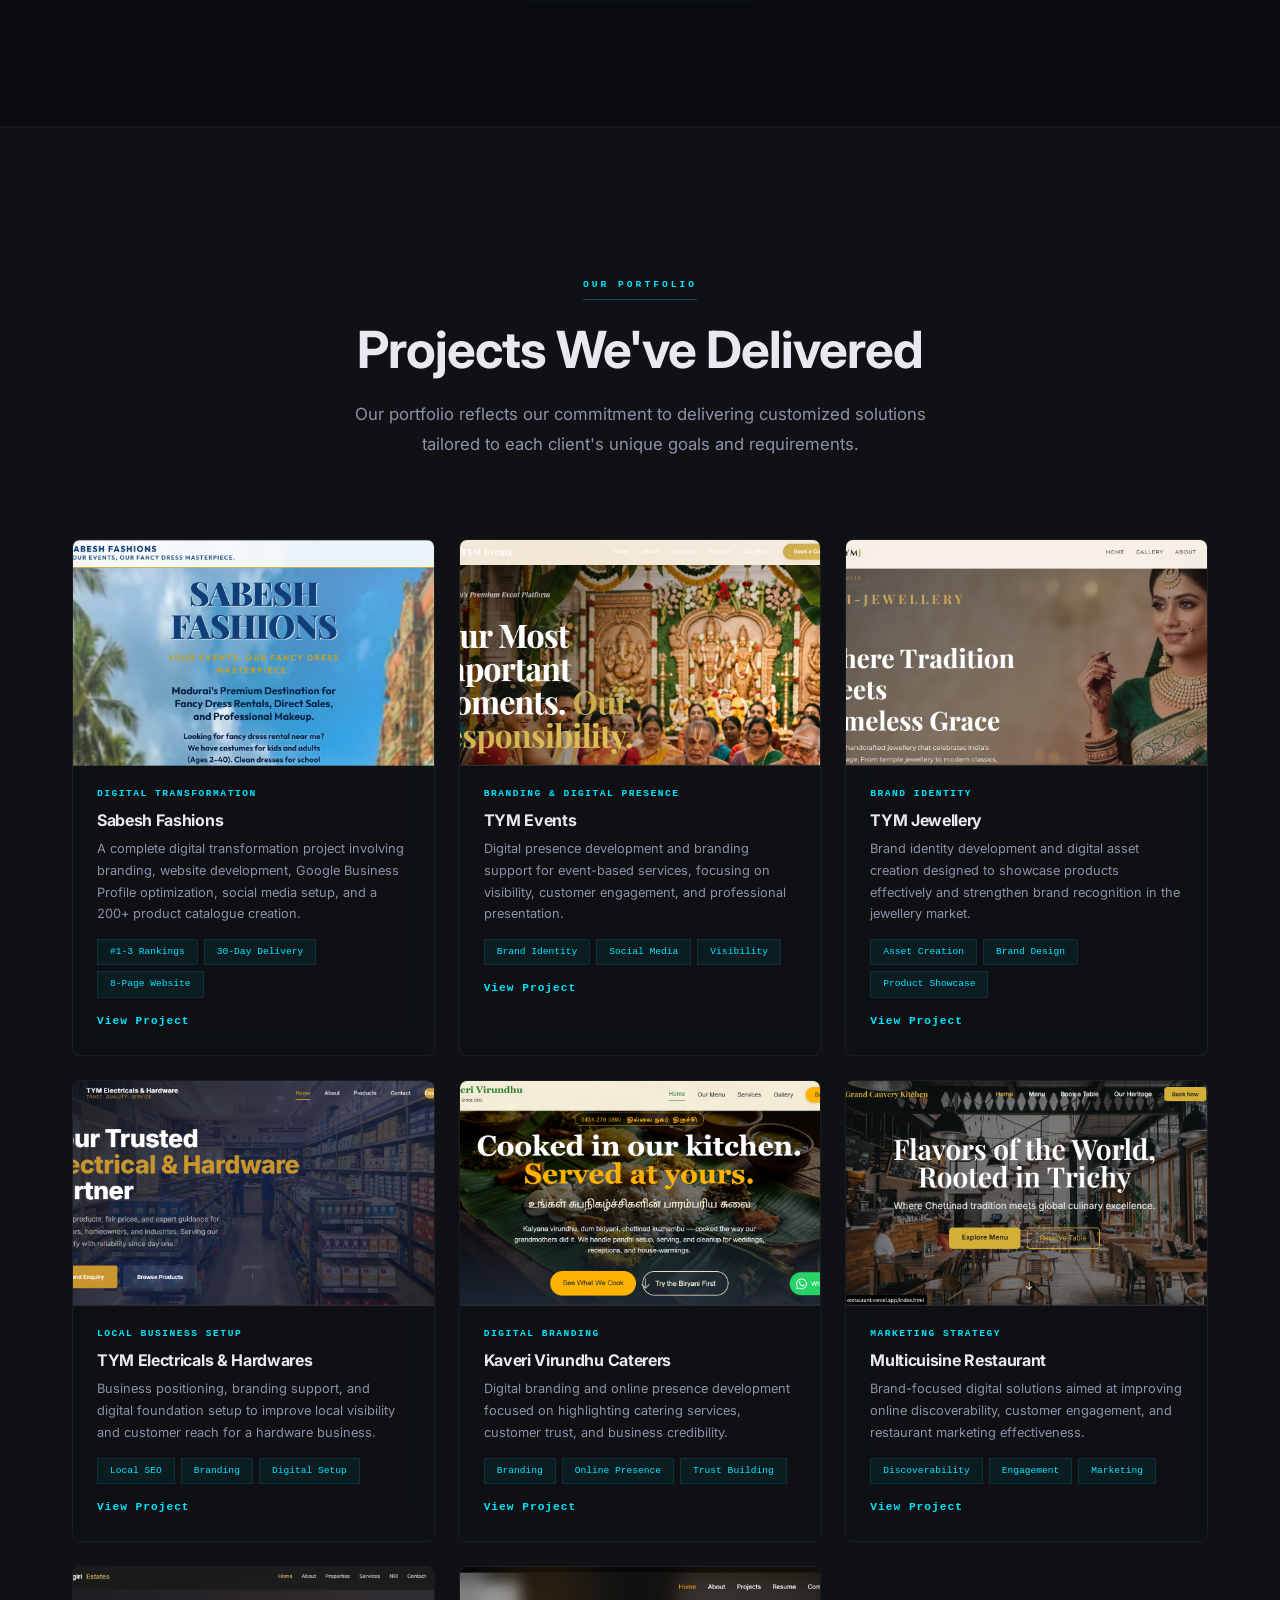
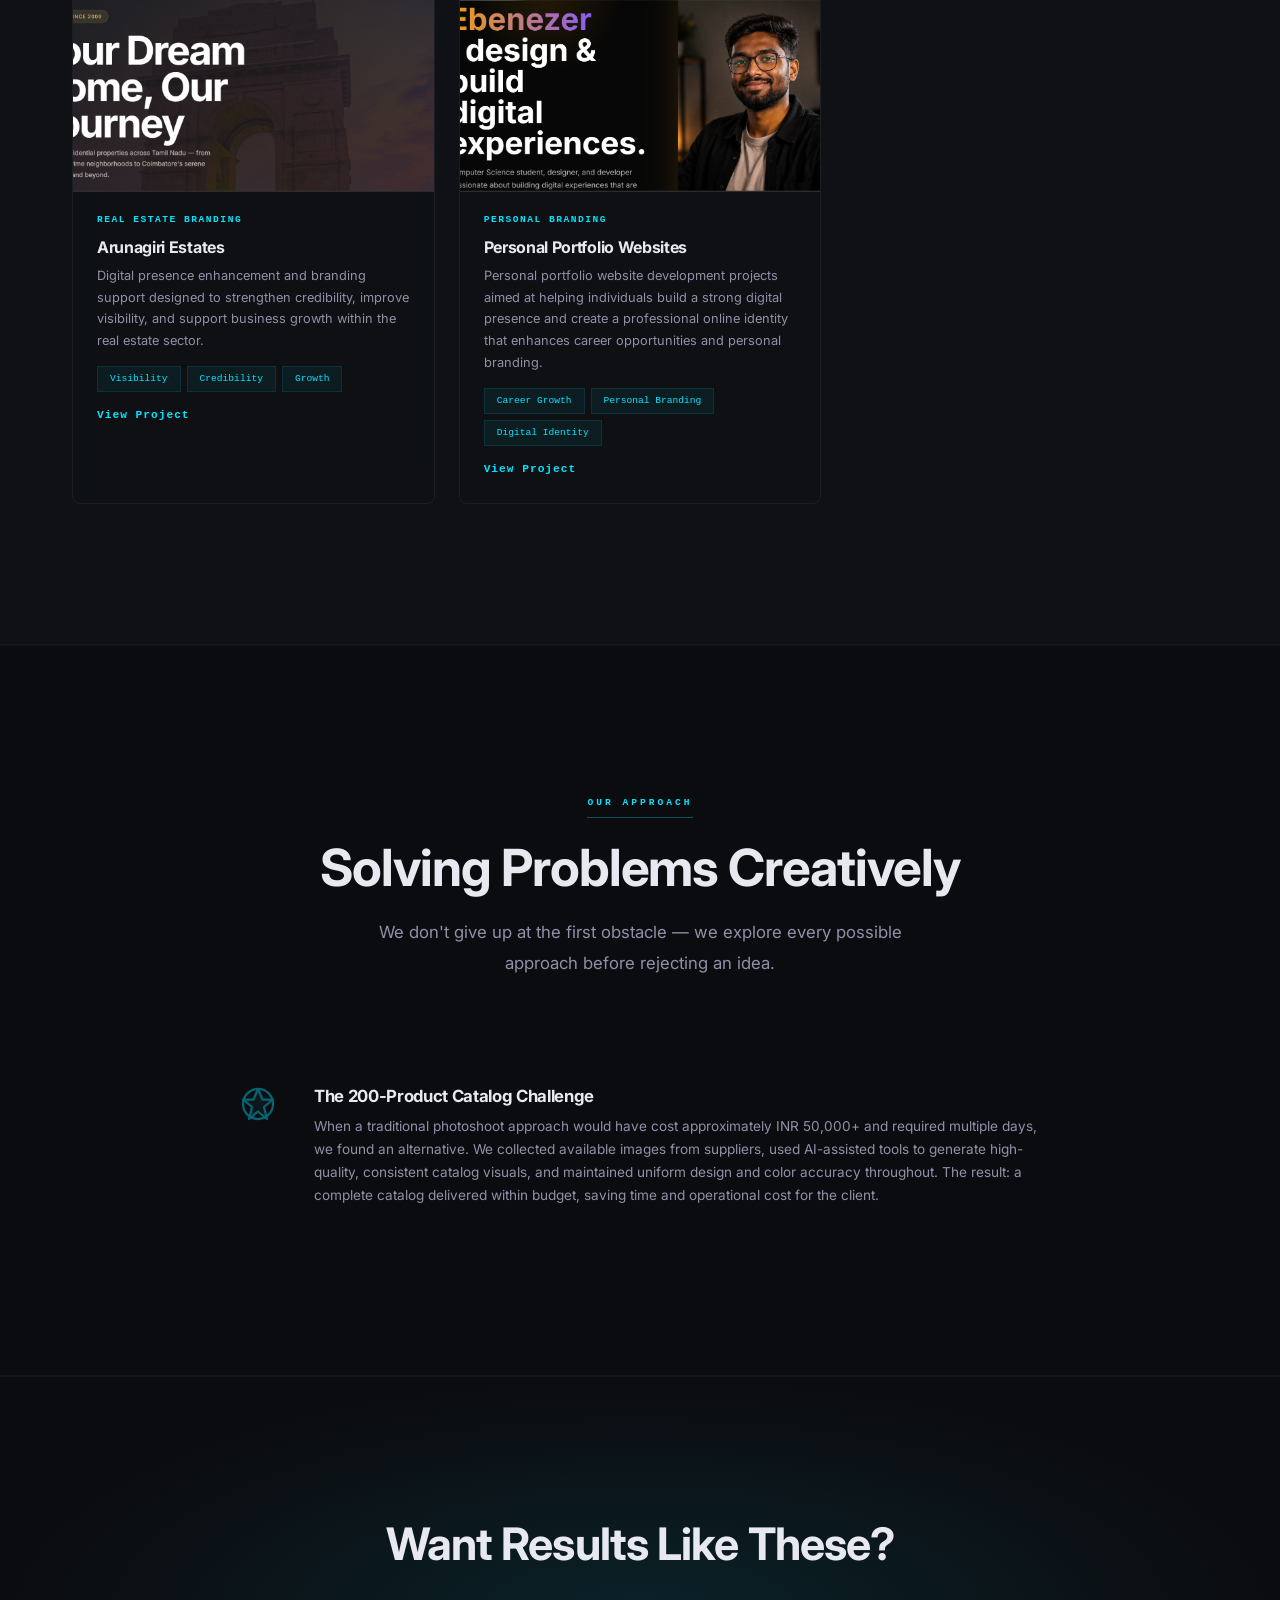
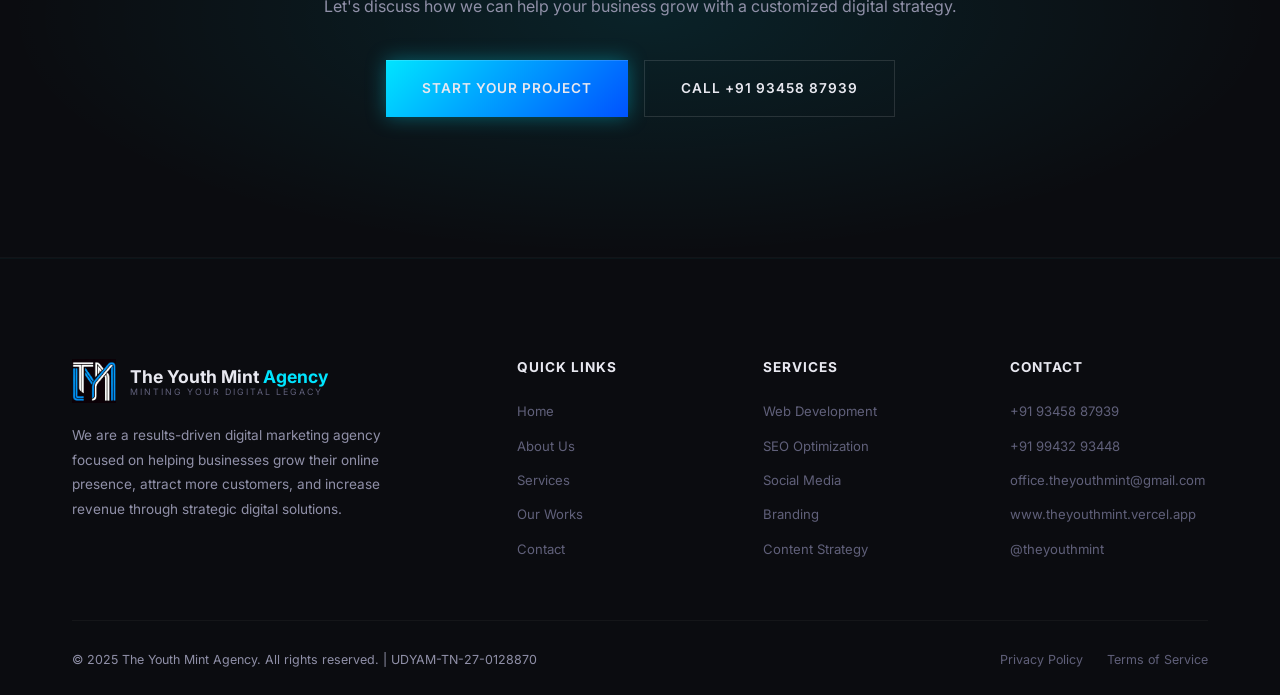
<file: works.html>
<!DOCTYPE html>
<html lang="en">
<head>
  <meta charset="UTF-8">
  <meta name="viewport" content="width=device-width, initial-scale=1.0">
  <title>Our Works - The Youth Mint Agency</title>
  <meta name="description" content="View The Youth Mint Agency's portfolio of digital projects including web development, branding, SEO, and complete digital transformation case studies.">
  <link rel="preconnect" href="https://fonts.googleapis.com">
  <link rel="preconnect" href="https://fonts.gstatic.com" crossorigin>
  <link href="https://fonts.googleapis.com/css2?family=Inter:wght@400;500;600;700;800&display=swap" rel="stylesheet">
  <link rel="stylesheet" href="css/style.css">
  <link rel="icon" href="images/favicon.png" type="image/png">
</head>
<body>

  <!-- Navigation -->
  <nav class="navbar scrolled" role="navigation" aria-label="Main navigation">
    <div class="container">
      <a href="index.html" class="nav-logo">
        <img src="images/tym-agency-logo.png" alt="The Youth Mint Agency Logo">
        <div class="nav-logo-text">
          The Youth Mint <span>Agency</span>
          <small>Minting Your Digital Legacy</small>
        </div>
      </a>
      <div class="nav-links">
        <a href="index.html">Home</a>
        <a href="about.html">About</a>
        <a href="services.html">Services</a>
        <a href="works.html" class="active">Our Works</a>
        <a href="contact.html">Contact</a>
        <a href="contact.html" class="nav-cta"><span class="btn btn-primary">Let's Talk</span></a>
      </div>
      <button class="nav-toggle" aria-label="Toggle navigation menu">
        <span></span>
        <span></span>
        <span></span>
      </button>
    </div>
  </nav>

  <!-- Page Hero -->
  <section class="page-hero">
    <div class="page-hero-bg">
      <div class="gradient-orb"></div>
      <div class="gradient-orb"></div>
    </div>
    <div class="container">
      <div class="breadcrumb">
        <a href="index.html">Home</a>
        <span class="separator">/</span>
        <span>Our Works</span>
      </div>
      <h1>Our Works</h1>
      <p>Over time, we have contributed to various projects across multiple industries, helping businesses establish their digital presence, strengthen their branding, and improve their visibility.</p>
    </div>
  </section>

  <!-- Case Study Highlight -->
  <section class="section section-dark">
    <div class="container">
      <div class="section-header">
        <span class="section-tag">Featured Project</span>
        <h2 class="section-title">Case Study: Sabesh Fashions</h2>
        <p class="section-subtitle">A complete digital transformation project — from zero online presence to a fully established digital brand.</p>
      </div>
      <div class="case-study-grid" style="display:grid;grid-template-columns:1fr 1fr;gap:48px;align-items:center;margin-bottom:48px;">
        <div style="overflow:hidden;aspect-ratio:16/10;border:1px solid rgba(255,255,255,0.06);">
          <img src="images/project-sabesh.png" alt="Sabesh Fashions Project" style="width:100%;height:100%;object-fit:cover;">
        </div>
        <div>
          <div class="service-detail-tags">
            <span>Brand Identity</span>
            <span>Web Development</span>
            <span>GBP Optimization</span>
            <span>Social Media</span>
            <span>Product Catalog</span>
          </div>
          <h3 style="font-size:1.3rem;font-weight:700;color:var(--text-light);margin-bottom:12px;">Project Overview</h3>
          <p style="color:var(--gray-400);font-size:0.9rem;line-height:1.8;margin-bottom:20px;">
            We worked with a small, locally owned costume rental business based in Madurai, led by a dedicated entrepreneur. Our objective was to build a complete digital presence from the ground up — delivered within a span of <strong>30 days</strong>.
          </p>
          <div class="cs-metrics">
            <div class="cs-metric">
              <h4>8</h4>
              <p>Page Website</p>
            </div>
            <div class="cs-metric">
              <h4>200+</h4>
              <p>Product Catalogue</p>
            </div>
            <div class="cs-metric">
              <h4>#1-3</h4>
              <p>Keyword Rankings</p>
            </div>
            <div class="cs-metric">
              <h4>30</h4>
              <p>Day Delivery</p>
            </div>
          </div>
        </div>
      </div>
      <div style="max-width:700px;margin:0 auto;">
        <div class="testimonial-card" style="background:var(--bg-glass);border-color:rgba(255,255,255,0.06);">
          <div class="quote">"</div>
          <p>"I honestly didn't expect the work to be this high-caliber. The detailing of the assets is incredible, and the workflow made everything feel effortless. The website's design and creativity are extraordinary. I truly loved the outcome."</p>
          <div class="author">
            <div class="avatar">SF</div>
            <div class="info">
              <h4>Founder, Sabesh Fashions</h4>
              <span>Madurai</span>
            </div>
          </div>
        </div>
      </div>
      <div style="text-align:center;margin-top:40px;">
        <a href="contact.html" class="btn btn-primary">Start Your Project</a>
      </div>
    </div>
  </section>

  <!-- All Projects (Bento Grid) -->
  <section class="section section-light">
    <div class="container">
      <div class="section-header">
        <span class="section-tag">Our Portfolio</span>
        <h2 class="section-title">Projects We've Delivered</h2>
        <p class="section-subtitle">Our portfolio reflects our commitment to delivering customized solutions tailored to each client's unique goals and requirements.</p>
      </div>
      <div class="works-grid">

        <a href="https://sabeshfashions.in/" target="_blank" rel="noopener" class="work-card animate" style="display:block;text-decoration:none;color:inherit;">
          <div class="work-card-image">
            <img src="images/project-sabesh.png" alt="Sabesh Fashions">
          </div>
          <div class="work-card-body">
            <span class="work-category">Digital Transformation</span>
            <h3>Sabesh Fashions</h3>
            <p>A complete digital transformation project involving branding, website development, Google Business Profile optimization, social media setup, and a 200+ product catalogue creation.</p>
            <div class="work-results">
              <span>#1-3 Rankings</span>
              <span>30-Day Delivery</span>
              <span>8-Page Website</span>
            </div>
            <span class="project-link">View Project</span>
          </div>
        </a>

        <a href="https://tym-events-2026.vercel.app/" target="_blank" rel="noopener" class="work-card animate" style="display:block;text-decoration:none;color:inherit;">
          <div class="work-card-image">
            <img src="images/project-tymevents.png" alt="TYM Events">
          </div>
          <div class="work-card-body">
            <span class="work-category">Branding & Digital Presence</span>
            <h3>TYM Events</h3>
            <p>Digital presence development and branding support for event-based services, focusing on visibility, customer engagement, and professional presentation.</p>
            <div class="work-results">
              <span>Brand Identity</span>
              <span>Social Media</span>
              <span>Visibility</span>
            </div>
            <span class="project-link">View Project</span>
          </div>
        </a>

        <a href="https://tym-jewels.vercel.app/" target="_blank" rel="noopener" class="work-card animate" style="display:block;text-decoration:none;color:inherit;">
          <div class="work-card-image">
            <img src="images/project-tymjewellery.png" alt="TYM Jewellery">
          </div>
          <div class="work-card-body">
            <span class="work-category">Brand Identity</span>
            <h3>TYM Jewellery</h3>
            <p>Brand identity development and digital asset creation designed to showcase products effectively and strengthen brand recognition in the jewellery market.</p>
            <div class="work-results">
              <span>Asset Creation</span>
              <span>Brand Design</span>
              <span>Product Showcase</span>
            </div>
            <span class="project-link">View Project</span>
          </div>
        </a>

        <a href="https://tym-hardware.vercel.app/" target="_blank" rel="noopener" class="work-card animate" style="display:block;text-decoration:none;color:inherit;">
          <div class="work-card-image">
            <img src="images/project-electricals.png" alt="TYM Electricals & Hardwares">
          </div>
          <div class="work-card-body">
            <span class="work-category">Local Business Setup</span>
            <h3>TYM Electricals & Hardwares</h3>
            <p>Business positioning, branding support, and digital foundation setup to improve local visibility and customer reach for a hardware business.</p>
            <div class="work-results">
              <span>Local SEO</span>
              <span>Branding</span>
              <span>Digital Setup</span>
            </div>
            <span class="project-link">View Project</span>
          </div>
        </a>

        <a href="https://tier1-silk.vercel.app/" target="_blank" rel="noopener" class="work-card animate" style="display:block;text-decoration:none;color:inherit;">
          <div class="work-card-image">
            <img src="images/project-kaveri.png" alt="Kaveri Virundhu Caterers">
          </div>
          <div class="work-card-body">
            <span class="work-category">Digital Branding</span>
            <h3>Kaveri Virundhu Caterers</h3>
            <p>Digital branding and online presence development focused on highlighting catering services, customer trust, and business credibility.</p>
            <div class="work-results">
              <span>Branding</span>
              <span>Online Presence</span>
              <span>Trust Building</span>
            </div>
            <span class="project-link">View Project</span>
          </div>
        </a>

        <a href="https://multicuisine-restaurant.vercel.app/" target="_blank" rel="noopener" class="work-card animate" style="display:block;text-decoration:none;color:inherit;">
          <div class="work-card-image">
            <img src="images/project-restaurant.png" alt="Multicuisine Restaurant">
          </div>
          <div class="work-card-body">
            <span class="work-category">Marketing Strategy</span>
            <h3>Multicuisine Restaurant</h3>
            <p>Brand-focused digital solutions aimed at improving online discoverability, customer engagement, and restaurant marketing effectiveness.</p>
            <div class="work-results">
              <span>Discoverability</span>
              <span>Engagement</span>
              <span>Marketing</span>
            </div>
            <span class="project-link">View Project</span>
          </div>
        </a>

        <a href="https://arunagiri-estates.vercel.app/" target="_blank" rel="noopener" class="work-card animate" style="display:block;text-decoration:none;color:inherit;">
          <div class="work-card-image">
            <img src="images/project-arunagiri.png" alt="Arunagiri Estates">
          </div>
          <div class="work-card-body">
            <span class="work-category">Real Estate Branding</span>
            <h3>Arunagiri Estates</h3>
            <p>Digital presence enhancement and branding support designed to strengthen credibility, improve visibility, and support business growth within the real estate sector.</p>
            <div class="work-results">
              <span>Visibility</span>
              <span>Credibility</span>
              <span>Growth</span>
            </div>
            <span class="project-link">View Project</span>
          </div>
        </a>

        <a href="https://elias-portfolio-zeta.vercel.app/" target="_blank" rel="noopener" class="work-card animate" style="display:block;text-decoration:none;color:inherit;">
          <div class="work-card-image">
            <img src="images/project-portfolio.png" alt="Personal Portfolio Websites">
          </div>
          <div class="work-card-body">
            <span class="work-category">Personal Branding</span>
            <h3>Personal Portfolio Websites</h3>
            <p>Personal portfolio website development projects aimed at helping individuals build a strong digital presence and create a professional online identity that enhances career opportunities and personal branding.</p>
            <div class="work-results">
              <span>Career Growth</span>
              <span>Personal Branding</span>
              <span>Digital Identity</span>
            </div>
            <span class="project-link">View Project</span>
          </div>
        </a>

      </div>
    </div>
  </section>

  <!-- Problem-Solving Highlight -->
  <section class="section section-dark">
    <div class="container">
      <div class="section-header">
        <span class="section-tag">Our Approach</span>
        <h2 class="section-title">Solving Problems Creatively</h2>
        <p class="section-subtitle">We don't give up at the first obstacle — we explore every possible approach before rejecting an idea.</p>
      </div>
      <div style="max-width:800px;margin:0 auto;">
        <div class="usp-item">
          <div class="usp-number">
            <svg class="svg-icon" viewBox="0 0 24 24" fill="none" stroke="#00E5FF" stroke-width="1.5" stroke-linecap="round" stroke-linejoin="round" style="width:36px;height:36px;">
              <circle cx="12" cy="12" r="10"/>
              <polygon points="12 2 15 9 22 9 16 14 18 22 12 17 6 22 8 14 2 9 9 9" fill="#00E5FF" fill-opacity="0.15"/>
            </svg>
          </div>
          <div class="usp-content">
            <h3>The 200-Product Catalog Challenge</h3>
            <p>When a traditional photoshoot approach would have cost approximately INR 50,000+ and required multiple days, we found an alternative. We collected available images from suppliers, used AI-assisted tools to generate high-quality, consistent catalog visuals, and maintained uniform design and color accuracy throughout. The result: a complete catalog delivered within budget, saving time and operational cost for the client.</p>
          </div>
        </div>
      </div>
    </div>
  </section>

  <!-- CTA -->
  <section class="cta-section">
    <div class="container">
      <div class="cta-content">
        <h2>Want Results Like These?</h2>
        <p>Let's discuss how we can help your business grow with a customized digital strategy.</p>
        <div class="cta-actions">
          <a href="contact.html" class="btn btn-primary">Start Your Project</a>
          <a href="tel:+919345887939" class="btn btn-secondary">Call +91 93458 87939</a>
        </div>
      </div>
    </div>
  </section>

  <!-- Footer -->
  <footer class="footer">
    <div class="container">
      <div class="footer-grid">
        <div class="footer-brand">
          <a href="index.html" class="nav-logo" style="justify-content:flex-start;">
            <img src="images/tym-agency-logo.png" alt="The Youth Mint Agency Logo">
            <div class="nav-logo-text">
              The Youth Mint <span>Agency</span>
              <small>Minting Your Digital Legacy</small>
            </div>
          </a>
          <p>We are a results-driven digital marketing agency focused on helping businesses grow their online presence, attract more customers, and increase revenue through strategic digital solutions.</p>
        </div>
        <div>
          <h4>Quick Links</h4>
          <div class="footer-links">
            <a href="index.html">Home</a>
            <a href="about.html">About Us</a>
            <a href="services.html">Services</a>
            <a href="works.html">Our Works</a>
            <a href="contact.html">Contact</a>
          </div>
        </div>
        <div>
          <h4>Services</h4>
          <div class="footer-links">
            <a href="services.html">Web Development</a>
            <a href="services.html">SEO Optimization</a>
            <a href="services.html">Social Media</a>
            <a href="services.html">Branding</a>
            <a href="services.html">Content Strategy</a>
          </div>
        </div>
        <div>
          <h4>Contact</h4>
          <div class="footer-links">
            <a href="tel:+919345887939">+91 93458 87939</a>
            <a href="tel:+919943293448">+91 99432 93448</a>
            <a href="mailto:office.theyouthmint@gmail.com">office.theyouthmint@gmail.com</a>
            <a href="https://www.theyouthmint.vercel.app" target="_blank">www.theyouthmint.vercel.app</a>
            <a href="https://instagram.com/theyouthmint" target="_blank">@theyouthmint</a>
          </div>
        </div>
      </div>
      <div class="footer-bottom">
        <p>&copy; 2025 The Youth Mint Agency. All rights reserved. | UDYAM-TN-27-0128870</p>
        <div class="footer-bottom-links">
          <a href="#">Privacy Policy</a>
          <a href="#">Terms of Service</a>
        </div>
      </div>
    </div>
  </footer>

  <script src="js/main.js"></script>
</body>
</html>
</file>
<file: css/style.css>
/* ============================================
   THE YOUTH MINT AGENCY - Minimalist Luxury
   ============================================ */

/* ----- Noise Overlay ----- */
body::after {
  content: '';
  position: fixed;
  inset: 0;
  z-index: 9998;
  pointer-events: none;
  opacity: 0.03;
  background-image: url("data:image/svg+xml,%3Csvg viewBox='0 0 256 256' xmlns='http://www.w3.org/2000/svg'%3E%3Cfilter id='n'%3E%3CfeTurbulence type='fractalNoise' baseFrequency='0.9' numOctaves='4' stitchTiles='stitch'/%3E%3C/filter%3E%3Crect width='100%25' height='100%25' filter='url(%23n)'/%3E%3C/svg%3E");
  background-repeat: repeat;
  background-size: 256px 256px;
  mix-blend-mode: overlay;
}

/* ----- Design Tokens ----- */
:root {
  --bg-obsidian: #0B0C10;
  --bg-deep: #030406;
  --bg-mid: #0F1115;
  --bg-card: #111318;
  --bg-surface: #151820;
  --bg-border: #1E2230;
  --bg-glass: rgba(15, 17, 21, 0.72);

  --silver: #EAEAEA;
  --silver-mid: #888888;
  --silver-bright: #F5F5F5;
  --metallic-silver: linear-gradient(135deg, #EAEAEA 0%, #888888 50%, #F5F5F5 100%);

  --neon-cobalt: #00E5FF;
  --cobalt-deep: #0052FF;
  --cobalt-glow: rgba(0, 229, 255, 0.35);
  --cobalt-flux: linear-gradient(135deg, #00E5FF 0%, #0052FF 100%);

  --gray-100: #f0f0f5;
  --gray-200: #e0e0ea;
  --gray-300: #c0c0d0;
  --gray-400: #9090a8;
  --gray-500: #60607a;
  --gray-600: #40405a;
  --text-light: #e8e8f0;
  --text-muted: #8888a8;

  --font-body: 'Inter', system-ui, -apple-system, sans-serif;
  --font-mono: 'SF Mono', 'Fira Code', 'Consolas', monospace;

  --transition: all 0.4s cubic-bezier(0.25, 0.46, 0.45, 0.94);
  --shadow-sm: 0 2px 8px rgba(0, 0, 0, 0.08);
  --shadow-md: 0 8px 30px rgba(0, 0, 0, 0.12);
  --shadow-lg: 0 20px 60px rgba(0, 0, 0, 0.15);
  --max-width: 1200px;
  --nav-height: 80px;
}

/* ----- Reset & Base ----- */
*, *::before, *::after {
  margin: 0;
  padding: 0;
  box-sizing: border-box;
}

html {
  scroll-behavior: smooth;
  overflow-x: hidden;
}

body {
  font-family: var(--font-body);
  color: var(--text-light);
  background: var(--bg-deep);
  line-height: 1.7;
  -webkit-font-smoothing: antialiased;
  overflow-x: hidden;
}

img {
  max-width: 100%;
  height: auto;
  display: block;
}

a {
  text-decoration: none;
  color: inherit;
  transition: var(--transition);
}

ul {
  list-style: none;
}

.container {
  width: 100%;
  max-width: var(--max-width);
  margin: 0 auto;
  padding: 0 32px;
}

.section {
  padding: 140px 0;
}

.section-dark {
  background: var(--bg-obsidian);
  color: var(--text-light);
  border-top: 1px solid rgba(255, 255, 255, 0.03);
  border-bottom: 1px solid rgba(255, 255, 255, 0.03);
}

.section-light {
  background: var(--bg-mid);
  border-top: 1px solid rgba(255, 255, 255, 0.03);
  border-bottom: 1px solid rgba(255, 255, 255, 0.03);
}

.section-header {
  text-align: center;
  margin-bottom: 80px;
}

.section-tag {
  display: inline-block;
  font-family: var(--font-mono);
  font-size: 0.6rem;
  font-weight: 600;
  letter-spacing: 3px;
  text-transform: uppercase;
  color: var(--neon-cobalt);
  padding: 6px 0;
  margin-bottom: 20px;
  border-bottom: 1px solid rgba(0, 229, 255, 0.3);
}

.section-title {
  font-size: clamp(2.2rem, 4.5vw, 3.2rem);
  font-weight: 700;
  line-height: 1.15;
  color: var(--text-light);
  margin-bottom: 20px;
  letter-spacing: -0.02em;
}

.section-subtitle {
  font-size: 1.05rem;
  font-weight: 400;
  color: var(--gray-400);
  max-width: 600px;
  margin: 0 auto;
  line-height: 1.8;
}

/* ----- Typography ----- */
h1, h2, h3, h4, h5, h6 {
  font-weight: 700;
  line-height: 1.25;
  letter-spacing: -0.02em;
}

h1 { font-size: clamp(2.5rem, 5vw, 4rem); }
h2 { font-size: clamp(1.8rem, 3.5vw, 2.8rem); }
h3 { font-size: clamp(1.1rem, 1.8vw, 1.4rem); }
h4 { font-size: 1rem; }

p, li {
  font-weight: 400;
  color: var(--gray-400);
}

strong {
  font-weight: 600;
  color: var(--text-light);
}

/* ----- Buttons ----- */
.btn {
  display: inline-flex;
  align-items: center;
  justify-content: center;
  gap: 10px;
  font-family: var(--font-body);
  font-size: 0.85rem;
  font-weight: 600;
  padding: 16px 36px;
  border-radius: 0;
  border: none;
  cursor: pointer;
  transition: var(--transition);
  position: relative;
  overflow: hidden;
  text-transform: uppercase;
  letter-spacing: 1px;
}

.btn-primary {
  background: var(--cobalt-flux);
  color: var(--text-light);
  box-shadow: 0 0 20px var(--cobalt-glow), inset 0 1px 0 rgba(255, 255, 255, 0.15);
  transition: all 0.4s cubic-bezier(0.25, 0.8, 0.25, 1);
}

.btn-primary:hover {
  transform: translateY(-3px);
  box-shadow: 0 0 60px rgba(0, 229, 255, 0.35), 0 8px 32px rgba(0, 229, 255, 0.15), inset 0 1px 0 rgba(255, 255, 255, 0.25);
}

.btn-secondary {
  background: transparent;
  color: var(--text-light);
  border: 1px solid rgba(255, 255, 255, 0.12);
}

.btn-secondary:hover {
  border-color: var(--neon-cobalt);
  background: rgba(0, 229, 255, 0.06);
  transform: translateY(-2px);
}

.btn-outline {
  background: transparent;
  color: var(--neon-cobalt);
  border: 1px solid rgba(0, 229, 255, 0.3);
}

.btn-outline:hover {
  background: rgba(0, 229, 255, 0.08);
  border-color: var(--neon-cobalt);
  transform: translateY(-2px);
}

/* ----- Navigation ----- */
.navbar {
  position: fixed;
  top: 0;
  left: 0;
  width: 100%;
  z-index: 1000;
  padding: 0 32px;
  height: var(--nav-height);
  transition: var(--transition);
}

.navbar.scrolled {
  background: rgba(3, 4, 6, 0.94);
  backdrop-filter: blur(24px);
  -webkit-backdrop-filter: blur(24px);
  box-shadow: 0 1px 0 rgba(0, 229, 255, 0.06), 0 4px 40px rgba(0, 0, 0, 0.4);
}

.navbar .container {
  display: flex;
  align-items: center;
  justify-content: space-between;
  height: 100%;
  max-width: var(--max-width);
}

.nav-logo {
  display: flex;
  align-items: center;
  gap: 14px;
  z-index: 1001;
}

.nav-logo img {
  height: 44px;
  width: auto;
}

.nav-logo-text {
  font-size: 1.1rem;
  font-weight: 700;
  color: var(--text-light);
  line-height: 1.2;
}

.nav-logo-text span {
  color: var(--neon-cobalt);
}

.nav-logo-text small {
  display: block;
  font-size: 0.55rem;
  font-weight: 400;
  letter-spacing: 2px;
  text-transform: uppercase;
  color: var(--gray-500);
}

.nav-links {
  display: flex;
  align-items: center;
  gap: 4px;
}

.nav-links a {
  font-size: 0.8rem;
  font-weight: 500;
  color: var(--gray-300);
  padding: 8px 20px;
  border-radius: 0;
  position: relative;
  transition: var(--transition);
}

.nav-links a:hover,
.nav-links a.active {
  color: var(--text-light);
  background: rgba(255, 255, 255, 0.04);
}

.nav-links a.active::after {
  content: '';
  position: absolute;
  bottom: 2px;
  left: 20px;
  right: 20px;
  height: 2px;
  background: var(--cobalt-flux);
}

.nav-cta {
  margin-left: 16px;
}

.nav-cta .btn {
  padding: 10px 24px;
  font-size: 0.75rem;
}

.nav-toggle {
  display: none;
  flex-direction: column;
  gap: 5px;
  cursor: pointer;
  z-index: 1001;
  background: none;
  border: none;
  padding: 4px;
}

.nav-toggle span {
  display: block;
  width: 24px;
  height: 2px;
  background: var(--text-light);
  border-radius: 0;
  transition: var(--transition);
}

.nav-toggle.active span:nth-child(1) {
  transform: rotate(45deg) translate(5px, 5px);
}

.nav-toggle.active span:nth-child(2) {
  opacity: 0;
}

.nav-toggle.active span:nth-child(3) {
  transform: rotate(-45deg) translate(5px, -5px);
}

/* ----- Hero Section ----- */
.hero {
  position: relative;
  min-height: 100vh;
  display: flex;
  align-items: center;
  background: var(--bg-deep);
  overflow: hidden;
  padding-top: var(--nav-height);
}

.hero-bg {
  position: absolute;
  inset: 0;
  z-index: 0;
}

.hero-bg .gradient-orb {
  position: absolute;
  border-radius: 50%;
  filter: blur(140px);
  opacity: 0.2;
  animation: orbFloat 24s ease-in-out infinite;
}

.hero-bg .gradient-orb:nth-child(1) {
  width: 550px;
  height: 550px;
  background: radial-gradient(circle, var(--neon-cobalt), transparent);
  top: -250px;
  right: -180px;
}

.hero-bg .gradient-orb:nth-child(2) {
  width: 400px;
  height: 400px;
  background: radial-gradient(circle, var(--cobalt-deep), transparent);
  bottom: -150px;
  left: -120px;
  animation-delay: -8s;
}

.hero-grid-overlay {
  position: absolute;
  inset: 0;
  background-image:
    linear-gradient(rgba(0, 229, 255, 0.03) 1px, transparent 1px),
    linear-gradient(90deg, rgba(0, 229, 255, 0.03) 1px, transparent 1px);
  background-size: 60px 60px;
  z-index: 1;
}

.hero .container {
  position: relative;
  z-index: 2;
  display: grid;
  grid-template-columns: 1fr 1fr;
  gap: 80px;
  align-items: center;
}

.hero-content {
  max-width: 560px;
}

.hero-badge {
  display: inline-flex;
  align-items: center;
  gap: 10px;
  font-family: var(--font-mono);
  font-size: 0.65rem;
  font-weight: 500;
  letter-spacing: 2px;
  text-transform: uppercase;
  color: var(--silver-bright);
  margin-bottom: 28px;
  padding: 6px 16px;
  border: 1px solid rgba(255, 255, 255, 0.06);
  background: rgba(255, 255, 255, 0.02);
}

.hero-badge .dot {
  width: 5px;
  height: 5px;
  background: var(--neon-cobalt);
  border-radius: 0;
  animation: pulse-dot 2s infinite;
  box-shadow: 0 0 8px var(--cobalt-glow);
}

.hero-title {
  font-size: clamp(3rem, 5.5vw, 4.5rem);
  font-weight: 700;
  line-height: 1.05;
  color: var(--text-light);
  margin-bottom: 16px;
  letter-spacing: -0.03em;
}

.hero-title .highlight {
  background: var(--metallic-silver);
  -webkit-background-clip: text;
  -webkit-text-fill-color: transparent;
  background-clip: text;
}

.hero-title .light-weight {
  font-weight: 300;
  display: block;
  font-size: clamp(1.2rem, 2vw, 1.6rem);
  color: var(--gray-400);
  -webkit-text-fill-color: var(--gray-400);
  letter-spacing: 0.05em;
  margin-top: 12px;
}

.hero-desc {
  font-size: 1rem;
  font-weight: 400;
  color: var(--gray-400);
  line-height: 1.8;
  margin-bottom: 40px;
  max-width: 500px;
  border-left: 2px solid var(--neon-cobalt);
  padding-left: 24px;
}

.hero-actions {
  display: flex;
  gap: 16px;
  flex-wrap: wrap;
}

.hero-stats {
  display: flex;
  gap: 48px;
  margin-top: 56px;
  padding-top: 36px;
  border-top: 1px solid rgba(255, 255, 255, 0.05);
}

.hero-stat h3 {
  font-size: 2rem;
  font-weight: 700;
  color: var(--text-light);
  line-height: 1;
}

.hero-stat h3 .count {
  color: var(--neon-cobalt);
  text-shadow: 0 0 15px var(--cobalt-glow);
}

.hero-stat p {
  font-size: 0.72rem;
  color: var(--gray-500);
  margin-top: 6px;
  letter-spacing: 1.5px;
  text-transform: uppercase;
  font-weight: 500;
}

/* ----- Hero Geometric Shape ----- */
.hero-visual {
  display: flex;
  justify-content: flex-end;
  align-items: center;
  position: relative;
}

.geo-shape {
  width: 300px;
  height: 300px;
  position: relative;
  animation: coreSpin 60s linear infinite;
  transform-origin: center;
}

.geo-shape svg {
  width: 100%;
  height: 100%;
  display: block;
}

.geo-ring-1 { animation: spin 30s linear infinite; transform-origin: center; }
.geo-ring-2 { animation: spin 20s linear infinite reverse; transform-origin: center; }
.geo-ring-3 { animation: spin 15s linear infinite; transform-origin: center; }
.geo-diamond { animation: pulseDiamond 4s ease-in-out infinite; transform-origin: center; }
.geo-dot { animation: pulseDot 3s ease-in-out infinite; }
.geo-dot:nth-child(2) { animation-delay: -0.75s; }
.geo-dot:nth-child(3) { animation-delay: -1.5s; }
.geo-dot:nth-child(4) { animation-delay: -2.25s; }
.geo-line { animation: fadeLine 4s ease-in-out infinite; }
.geo-line:nth-child(2) { animation-delay: -1s; }
.geo-line:nth-child(3) { animation-delay: -2s; }
.geo-line:nth-child(4) { animation-delay: -3s; }

@keyframes spin {
  to { transform: rotate(360deg); }
}

@keyframes pulseDiamond {
  0%, 100% { opacity: 0.6; transform: rotate(45deg) scale(1); }
  50% { opacity: 1; transform: rotate(45deg) scale(1.15); }
}

@keyframes pulseDot {
  0%, 100% { opacity: 0.2; r: 2; }
  50% { opacity: 0.8; r: 4; }
}

@keyframes fadeLine {
  0%, 100% { opacity: 0.05; }
  50% { opacity: 0.2; }
}

@keyframes coreSpin {
  to { transform: rotate(360deg); }
}

/* ----- SVG Icon System ----- */
.svg-icon {
  width: 28px;
  height: 28px;
  display: block;
  flex-shrink: 0;
}

/* ----- Floating Data Core ----- */
.hero-right-container {
  position: relative;
  width: 450px;
  height: 450px;
  max-width: 450px;
  max-height: 450px;
  perspective: 1000px;
  perspective-origin: 50% 50%;
  transform-style: preserve-3d;
  overflow: hidden;
  flex-shrink: 0;
}

.hero-layer {
  position: absolute;
  inset: 0;
  display: flex;
  align-items: center;
  justify-content: center;
  will-change: transform;
  pointer-events: none;
  transform-style: preserve-3d;
}

.hero-layer-1 {
  z-index: 1;
  transform: translate3d(calc(var(--x, 0) * 0.15px), calc(var(--y, 0) * 0.15px), -60px);
}

.hero-layer-2 {
  z-index: 2;
  transform: translate3d(calc(var(--x, 0) * 0.4px), calc(var(--y, 0) * 0.4px), 0px);
}

.hero-layer-3 {
  z-index: 3;
  transform: translate3d(calc(var(--x, 0) * 0.7px), calc(var(--y, 0) * 0.7px), 40px);
}

.micro-card {
  position: absolute;
  width: 120px;
  height: 60px;
  display: flex;
  align-items: center;
  gap: 8px;
  padding: 0 12px;
  background: rgba(255, 255, 255, 0.04);
  backdrop-filter: blur(8px);
  -webkit-backdrop-filter: blur(8px);
  border: 1px solid rgba(255, 255, 255, 0.15);
  border-radius: 8px;
  box-shadow: 0 2px 12px rgba(0, 229, 255, 0.08);
  pointer-events: auto;
  transition: transform 0.25s ease, border-color 0.25s ease, box-shadow 0.25s ease;
}

.micro-card:hover {
  transform: scale(1.1);
  border-color: #00E5FF;
  box-shadow: 0 4px 20px rgba(0, 229, 255, 0.2);
}

.micro-card .mc-icon {
  flex-shrink: 0;
  display: flex;
  align-items: center;
}

.micro-card .mc-icon svg {
  width: 24px;
  height: 24px;
  display: block;
}

.micro-card .mc-label {
  font-family: var(--font-mono);
  font-size: 0.55rem;
  font-weight: 600;
  letter-spacing: 0.5px;
  color: var(--gray-300);
  white-space: nowrap;
}

.sc-1 { top: 20px; left: 15px; }
.sc-2 { top: 15px; right: 15px; }
.sc-3 { bottom: 20px; left: 15px; }
.sc-4 { bottom: 15px; right: 15px; }
.sc-5 { bottom: 85px; left: 50%; margin-left: -60px; }

/* ----- Stats Strip ----- */
.stats-strip {
  background: var(--bg-obsidian);
  padding: 80px 0;
  border-top: 1px solid rgba(0, 229, 255, 0.04);
  border-bottom: 1px solid rgba(0, 229, 255, 0.04);
}

.stats-grid {
  display: grid;
  grid-template-columns: repeat(auto-fit, minmax(200px, 1fr));
  gap: 48px;
  text-align: center;
}

.stat-item h3 {
  font-size: 2.5rem;
  font-weight: 800;
  color: var(--text-light);
  line-height: 1;
  margin-bottom: 8px;
}

.stat-item h3 span {
  color: var(--neon-cobalt);
}

.stat-item p {
  font-size: 0.82rem;
  font-weight: 400;
  color: var(--gray-500);
  letter-spacing: 1px;
  text-transform: uppercase;
}

/* ----- Services Grid ----- */
.services-grid {
  display: grid;
  grid-template-columns: repeat(auto-fit, minmax(300px, 1fr));
  gap: 24px;
}

.service-card {
  background: var(--bg-glass);
  backdrop-filter: blur(12px);
  -webkit-backdrop-filter: blur(12px);
  border: 1px solid rgba(255, 255, 255, 0.06);
  padding: 40px 32px;
  transition: var(--transition);
  position: relative;
  cursor: default;
}

.service-card::before {
  content: '';
  position: absolute;
  top: 0;
  left: 0;
  width: 100%;
  height: 2px;
  background: var(--cobalt-flux);
  transform: scaleX(0);
  transform-origin: left;
  transition: var(--transition);
}

.service-card:hover {
  border-color: rgba(0, 229, 255, 0.12);
  transform: translateY(-3px);
}

.service-card:hover::before {
  transform: scaleX(1);
}

.service-icon {
  margin-bottom: 24px;
}

.service-card h3 {
  font-size: 1.1rem;
  font-weight: 700;
  color: var(--text-light);
  margin-bottom: 12px;
}

.service-card p {
  font-size: 0.85rem;
  font-weight: 400;
  color: var(--gray-400);
  line-height: 1.7;
}

.service-tags {
  display: flex;
  flex-wrap: wrap;
  gap: 6px;
  margin-top: 16px;
}

.service-tags span {
  font-family: var(--font-mono);
  font-size: 0.6rem;
  padding: 4px 12px;
  background: rgba(255, 255, 255, 0.03);
  color: var(--gray-400);
  border: 1px solid rgba(255, 255, 255, 0.04);
}

/* ----- About Section ----- */
.about-grid {
  display: grid;
  grid-template-columns: 1fr 1fr;
  gap: 80px;
  align-items: center;
}

.about-image {
  position: relative;
  overflow: hidden;
  background: var(--bg-card);
  clip-path: polygon(0 0, 100% 0, 100% calc(100% - 24px), calc(100% - 24px) 100%, 0 100%);
}

.about-image img {
  width: 100%;
  height: 100%;
  object-fit: cover;
}

.about-image .about-image-overlay {
  position: absolute;
  inset: 0;
  background: linear-gradient(135deg, rgba(0, 229, 255, 0.15), transparent 60%);
  pointer-events: none;
}

.about-image .experience-badge {
  position: absolute;
  bottom: 24px;
  left: 24px;
  background: var(--bg-glass);
  backdrop-filter: blur(12px);
  -webkit-backdrop-filter: blur(12px);
  padding: 16px 24px;
  border: 1px solid rgba(255, 255, 255, 0.06);
}

.about-image .experience-badge h3 {
  font-size: 1.6rem;
  font-weight: 700;
  color: var(--neon-cobalt);
}

.about-image .experience-badge p {
  font-size: 0.75rem;
  font-weight: 400;
  color: var(--gray-400);
}

.about-text h2 {
  font-size: clamp(1.8rem, 3vw, 2.5rem);
  font-weight: 700;
  color: var(--text-light);
  margin-bottom: 24px;
}

.about-text p {
  font-size: 0.92rem;
  font-weight: 400;
  color: var(--gray-400);
  line-height: 1.8;
  margin-bottom: 20px;
}

.about-features {
  display: grid;
  grid-template-columns: 1fr 1fr;
  gap: 12px;
  margin-top: 28px;
}

.about-feature {
  display: flex;
  align-items: center;
  gap: 10px;
  font-size: 0.85rem;
  font-weight: 500;
  color: var(--gray-300);
}

/* ----- Team ----- */
.team-grid {
  display: grid;
  grid-template-columns: repeat(4, 1fr);
  gap: 24px;
}

.team-card {
  display: flex;
  flex-direction: column;
  background: var(--bg-glass);
  backdrop-filter: blur(12px);
  -webkit-backdrop-filter: blur(12px);
  border: 1px solid rgba(255, 255, 255, 0.06);
  overflow: hidden;
  transition: var(--transition);
  text-align: center;
}

.team-card:hover {
  border-color: rgba(0, 229, 255, 0.12);
  transform: translateY(-3px);
}

.team-card-image {
  width: 100%;
  aspect-ratio: 1;
  overflow: hidden;
  background: var(--bg-card);
}

.team-card-image img {
  width: 100%;
  height: 100%;
  object-fit: cover;
  transition: transform 0.6s ease;
}

.team-card:hover .team-card-image img {
  transform: scale(1.04);
}

.team-card-body {
  flex: 1;
  display: flex;
  flex-direction: column;
  padding: 28px 24px;
}

.team-card-body h3 {
  font-size: 1.05rem;
  font-weight: 700;
  color: var(--text-light);
  margin-bottom: 4px;
}

.team-card-body .role {
  font-family: var(--font-mono);
  font-size: 0.72rem;
  font-weight: 500;
  color: var(--neon-cobalt);
  margin-bottom: 14px;
  letter-spacing: 1px;
  text-transform: uppercase;
}

.team-card-body p {
  flex: 1;
  font-size: 0.8rem;
  font-weight: 400;
  color: var(--gray-400);
  line-height: 1.7;
  overflow: hidden;
  display: -webkit-box;
  -webkit-line-clamp: 3;
  -webkit-box-orient: vertical;
}

/* ----- Philosophy / Approach ----- */
.philosophy-grid {
  display: grid;
  grid-template-columns: repeat(3, 1fr);
  gap: 32px;
  max-width: 1200px;
  margin: 0 auto;
}

.philosophy-grid--two {
  grid-template-columns: repeat(2, 1fr);
  max-width: 720px;
  margin: 0 auto;
}

.row-container {
  display: grid;
  grid-template-columns: repeat(auto-fit, minmax(280px, 1fr));
  gap: 24px;
  width: 100%;
}

section:has(.row-container),
section:has(.row-container) .container {
  width: 100%;
  max-width: 100vw;
  overflow: visible;
}

.philosophy-card {
  display: flex;
  flex-direction: column;
  justify-content: space-between;
  min-height: 300px;
  padding: 32px;
  background: var(--bg-glass);
  backdrop-filter: blur(12px);
  -webkit-backdrop-filter: blur(12px);
  border: 1px solid rgba(255, 255, 255, 0.1);
  transition: var(--transition);
}

.philosophy-card:hover {
  border-color: rgba(0, 229, 255, 0.2);
  transform: translateY(-3px);
}

.philosophy-card .icon {
  margin-bottom: 16px;
}

.philosophy-card h3 {
  font-size: 1.05rem;
  font-weight: 700;
  color: var(--text-light);
  margin-bottom: 10px;
}

.philosophy-card p {
  font-size: 0.85rem;
  font-weight: 400;
  color: var(--gray-400);
  line-height: 1.7;
}

.what-drives-us-card {
  aspect-ratio: 1 / 1;
  width: 100%;
  max-width: 250px;
  margin: 0 auto;
  min-height: auto;
}

/* ----- USP ----- */
.usp-list {
  max-width: 800px;
  margin: 0 auto;
}

.usp-item {
  display: flex;
  gap: 24px;
  padding: 28px 0;
  border-bottom: 1px solid rgba(255, 255, 255, 0.05);
}

.usp-item:last-child {
  border-bottom: none;
}

.usp-number {
  font-size: 2rem;
  font-weight: 800;
  color: var(--neon-cobalt);
  opacity: 0.4;
  line-height: 1;
  flex-shrink: 0;
  min-width: 50px;
}

.usp-content h3 {
  font-size: 1.05rem;
  font-weight: 700;
  color: var(--text-light);
  margin-bottom: 8px;
}

.usp-content p {
  font-size: 0.85rem;
  font-weight: 400;
  color: var(--gray-400);
  line-height: 1.7;
}

/* ----- Bento Grid (Works Page) ----- */
.works-grid {
  display: grid;
  grid-template-columns: repeat(auto-fit, minmax(300px, 1fr));
  gap: 24px;
}

.work-card {
  position: relative;
  border: 1px solid rgba(255, 255, 255, 0.06);
  background: var(--bg-glass);
  backdrop-filter: blur(12px);
  -webkit-backdrop-filter: blur(12px);
  border-radius: 8px;
  overflow: hidden;
  transition: var(--transition);
  display: flex;
  flex-direction: column;
}

.work-card:hover {
  border-color: rgba(0, 229, 255, 0.15);
  transform: translateY(-2px);
}

.work-card-image {
  position: relative;
  width: 100%;
  aspect-ratio: 16/10;
  overflow: hidden;
  background: var(--bg-card);
}

.work-card-image img {
  width: 100%;
  height: 100%;
  object-fit: cover;
  transition: transform 0.6s ease;
}

.work-card:hover .work-card-image img {
  transform: scale(1.04);
}

.work-card-body {
  padding: 20px 24px 24px;
  flex: 1;
  display: flex;
  flex-direction: column;
}

.work-category {
  display: inline-block;
  font-family: var(--font-mono);
  font-size: 0.6rem;
  font-weight: 600;
  text-transform: uppercase;
  letter-spacing: 1.5px;
  color: var(--neon-cobalt);
  margin-bottom: 8px;
}

.work-card-body h3 {
  font-size: 1rem;
  font-weight: 700;
  color: var(--text-light);
  margin-bottom: 8px;
}

.work-card-body p {
  font-size: 0.8rem;
  font-weight: 400;
  color: var(--gray-400);
  line-height: 1.7;
  flex: 1;
}

.project-link {
  display: inline-block;
  margin-top: 14px;
  font-family: var(--font-mono);
  font-size: 0.7rem;
  font-weight: 600;
  color: var(--neon-cobalt);
  letter-spacing: 1px;
}

.project-link:hover {
  padding-left: 4px;
}

.work-results {
  display: flex;
  flex-wrap: wrap;
  gap: 6px;
  margin-top: 14px;
}

.work-results span {
  font-family: var(--font-mono);
  font-size: 0.6rem;
  padding: 4px 12px;
  background: rgba(0, 229, 255, 0.06);
  color: var(--neon-cobalt);
  border: 1px solid rgba(0, 229, 255, 0.1);
  font-weight: 500;
}

/* ----- Service Detail (inner pages) ----- */
.service-detail {
  margin-bottom: 80px;
}

.service-detail:last-child {
  margin-bottom: 0;
}

.service-detail-grid {
  display: grid;
  grid-template-columns: 1fr 1fr;
  gap: 48px;
  align-items: center;
}

.service-detail-tags {
  display: flex;
  flex-wrap: wrap;
  gap: 8px;
  margin-bottom: 16px;
}

.service-detail-tags span {
  font-family: var(--font-mono);
  font-size: 0.65rem;
  padding: 4px 14px;
  background: rgba(0, 229, 255, 0.06);
  color: var(--neon-cobalt);
  border: 1px solid rgba(0, 229, 255, 0.1);
  font-weight: 500;
}

.service-image-box {
  background: var(--bg-card);
  overflow: hidden;
  padding: 12px;
  border: 1px solid rgba(255, 255, 255, 0.04);
}

/* ----- Case Study Metrics ----- */
.cs-metrics {
  display: grid;
  grid-template-columns: 1fr 1fr;
  gap: 16px;
}

.cs-metric {
  background: rgba(255, 255, 255, 0.02);
  padding: 16px;
  border: 1px solid rgba(255, 255, 255, 0.04);
}

.cs-metric h4 {
  font-size: 1.4rem;
  font-weight: 700;
  color: var(--neon-cobalt);
}

.cs-metric p {
  font-size: 0.75rem;
  font-weight: 400;
  color: var(--gray-500);
}

/* ----- Testimonial ----- */
.testimonial-card {
  background: var(--bg-glass);
  backdrop-filter: blur(12px);
  -webkit-backdrop-filter: blur(12px);
  border: 1px solid rgba(255, 255, 255, 0.06);
  padding: 40px;
  transition: var(--transition);
}

.testimonial-card:hover {
  border-color: rgba(0, 229, 255, 0.1);
}

.testimonial-card .quote {
  font-size: 2rem;
  color: var(--neon-cobalt);
  opacity: 0.2;
  line-height: 1;
  margin-bottom: 16px;
}

.testimonial-card p {
  font-size: 0.88rem;
  font-weight: 400;
  color: var(--gray-300);
  line-height: 1.8;
  margin-bottom: 24px;
  font-style: italic;
}

.testimonial-card .author {
  display: flex;
  align-items: center;
  gap: 14px;
}

.testimonial-card .author .avatar {
  width: 44px;
  height: 44px;
  background: var(--cobalt-flux);
  display: flex;
  align-items: center;
  justify-content: center;
  color: var(--text-light);
  font-weight: 600;
  font-size: 0.85rem;
}

.testimonial-card .author .info h4 {
  font-size: 0.85rem;
  font-weight: 600;
  color: var(--text-light);
}

.testimonial-card .author .info span {
  font-size: 0.75rem;
  font-weight: 400;
  color: var(--gray-400);
}

/* ----- CTA ----- */
.cta-section {
  position: relative;
  background: var(--bg-obsidian);
  overflow: hidden;
  padding: 140px 0;
  border-top: 1px solid rgba(255, 255, 255, 0.03);
  border-bottom: 1px solid rgba(255, 255, 255, 0.03);
}

.cta-section::before {
  content: '';
  position: absolute;
  inset: 0;
  background: radial-gradient(ellipse at center, rgba(0, 229, 255, 0.1), transparent 70%);
}

.cta-content {
  position: relative;
  z-index: 1;
  text-align: center;
  max-width: 700px;
  margin: 0 auto;
}

.cta-content h2 {
  font-size: clamp(2rem, 3.5vw, 2.8rem);
  font-weight: 700;
  color: var(--text-light);
  margin-bottom: 20px;
}

.cta-content p {
  font-size: 1rem;
  font-weight: 400;
  color: var(--gray-400);
  margin-bottom: 40px;
}

.cta-content .cta-actions {
  display: flex;
  justify-content: center;
  gap: 16px;
  flex-wrap: wrap;
}

/* ----- Contact ----- */
.contact-grid {
  display: grid;
  grid-template-columns: 1fr 1fr;
  gap: 80px;
}

.contact-info h2 {
  font-size: clamp(1.8rem, 3vw, 2.5rem);
  font-weight: 700;
  color: var(--text-light);
  margin-bottom: 16px;
}

.contact-info > p {
  font-size: 0.92rem;
  font-weight: 400;
  color: var(--gray-400);
  margin-bottom: 40px;
}

.contact-details {
  display: flex;
  flex-direction: column;
  gap: 24px;
  margin-bottom: 36px;
}

.contact-detail {
  display: flex;
  gap: 16px;
  align-items: flex-start;
}

.contact-detail .icon {
  width: 44px;
  height: 44px;
  border: 1px solid rgba(255, 255, 255, 0.06);
  background: rgba(255, 255, 255, 0.02);
  display: flex;
  align-items: center;
  justify-content: center;
  flex-shrink: 0;
}

.contact-detail .icon .svg-icon {
  width: 20px;
  height: 20px;
}

.contact-detail .detail h4 {
  font-size: 0.85rem;
  font-weight: 600;
  color: var(--text-light);
  margin-bottom: 2px;
}

.contact-detail .detail p,
.contact-detail .detail a {
  font-size: 0.82rem;
  font-weight: 400;
  color: var(--gray-400);
}

.contact-social {
  display: flex;
  gap: 10px;
}

.contact-social a {
  width: 42px;
  height: 42px;
  border: 1px solid rgba(255, 255, 255, 0.06);
  display: flex;
  align-items: center;
  justify-content: center;
  transition: var(--transition);
}

.contact-social a:hover {
  border-color: var(--neon-cobalt);
  background: rgba(0, 229, 255, 0.06);
}

.contact-social a .svg-icon {
  width: 18px;
  height: 18px;
}

.contact-form {
  background: var(--bg-glass);
  backdrop-filter: blur(12px);
  -webkit-backdrop-filter: blur(12px);
  border: 1px solid rgba(255, 255, 255, 0.06);
  padding: 44px;
}

.contact-form h3 {
  font-size: 1.2rem;
  font-weight: 700;
  color: var(--text-light);
  margin-bottom: 28px;
}

.form-group {
  margin-bottom: 20px;
}

.form-group label {
  display: block;
  font-family: var(--font-mono);
  font-size: 0.65rem;
  font-weight: 600;
  color: var(--gray-300);
  margin-bottom: 8px;
  text-transform: uppercase;
  letter-spacing: 1px;
}

.form-group input,
.form-group textarea,
.form-group select {
  width: 100%;
  padding: 14px 16px;
  border: 1px solid rgba(255, 255, 255, 0.08);
  border-radius: 0;
  font-family: var(--font-body);
  font-size: 0.88rem;
  color: var(--text-light);
  background: rgba(255, 255, 255, 0.02);
  transition: var(--transition);
  outline: none;
}

.form-group input:focus,
.form-group textarea:focus,
.form-group select:focus {
  border-color: var(--neon-cobalt);
  box-shadow: 0 0 0 3px rgba(0, 229, 255, 0.08);
}

.form-group input::placeholder,
.form-group textarea::placeholder {
  color: var(--gray-600);
}

.form-group select option {
  background: var(--bg-deep);
  color: var(--text-light);
}

.form-group textarea {
  min-height: 120px;
  resize: vertical;
}

.form-row {
  display: grid;
  grid-template-columns: 1fr 1fr;
  gap: 20px;
}

/* ----- Map ----- */
.map-section {
  padding: 0;
}

.map-container {
  width: 100%;
  height: 400px;
  background: var(--bg-card);
  display: flex;
  align-items: center;
  justify-content: center;
  color: var(--gray-400);
}

/* ----- Footer ----- */
.footer {
  background: var(--bg-obsidian);
  color: var(--gray-400);
  padding-top: 100px;
  border-top: 1px solid rgba(0, 229, 255, 0.04);
}

.footer-grid {
  display: grid;
  grid-template-columns: 2fr 1fr 1fr 1fr;
  gap: 48px;
  padding-bottom: 60px;
  border-bottom: 1px solid rgba(255, 255, 255, 0.04);
}

.footer-brand .nav-logo {
  margin-bottom: 20px;
}

.footer-brand p {
  font-size: 0.85rem;
  font-weight: 400;
  line-height: 1.8;
  max-width: 320px;
}

.footer h4 {
  font-size: 0.85rem;
  font-weight: 700;
  color: var(--text-light);
  margin-bottom: 24px;
  text-transform: uppercase;
  letter-spacing: 1px;
}

.footer-links {
  display: flex;
  flex-direction: column;
  gap: 12px;
}

.footer-links a {
  font-size: 0.82rem;
  font-weight: 400;
  color: var(--gray-500);
  transition: var(--transition);
}

.footer-links a:hover {
  color: var(--neon-cobalt);
  padding-left: 4px;
}

.footer-bottom {
  padding: 28px 0;
  display: flex;
  justify-content: space-between;
  align-items: center;
  flex-wrap: wrap;
  gap: 16px;
}

.footer-bottom p {
  font-size: 0.78rem;
  font-weight: 400;
}

.footer-bottom-links {
  display: flex;
  gap: 24px;
}

.footer-bottom-links a {
  font-size: 0.78rem;
  font-weight: 400;
  color: var(--gray-500);
}

.footer-bottom-links a:hover {
  color: var(--neon-cobalt);
}

/* ----- Page Hero (Inner Pages) ----- */
.page-hero {
  position: relative;
  min-height: 40vh;
  display: flex;
  align-items: center;
  background: var(--bg-deep);
  overflow: hidden;
  padding-top: var(--nav-height);
  border-bottom: 1px solid rgba(255, 255, 255, 0.03);
}

.page-hero-bg {
  position: absolute;
  inset: 0;
  z-index: 0;
}

.page-hero-bg .gradient-orb {
  position: absolute;
  border-radius: 50%;
  filter: blur(100px);
  opacity: 0.2;
}

.page-hero-bg .gradient-orb:nth-child(1) {
  width: 400px;
  height: 400px;
  background: radial-gradient(circle, var(--neon-cobalt), transparent);
  top: -150px;
  right: -100px;
}

.page-hero-bg .gradient-orb:nth-child(2) {
  width: 300px;
  height: 300px;
  background: radial-gradient(circle, var(--cobalt-deep), transparent);
  bottom: -100px;
  left: -80px;
}

.page-hero .container {
  position: relative;
  z-index: 2;
  text-align: center;
}

.page-hero h1 {
  font-size: clamp(2.5rem, 5vw, 3.5rem);
  font-weight: 800;
  color: var(--text-light);
  margin-bottom: 16px;
}

.page-hero p {
  font-size: 1.05rem;
  font-weight: 400;
  color: var(--gray-400);
  max-width: 600px;
  margin: 0 auto;
}

.page-hero .breadcrumb {
  display: flex;
  justify-content: center;
  gap: 8px;
  font-family: var(--font-mono);
  font-size: 0.72rem;
  color: var(--gray-500);
  margin-bottom: 20px;
}

.page-hero .breadcrumb a {
  color: var(--gray-400);
}

.page-hero .breadcrumb a:hover {
  color: var(--neon-cobalt);
}

.page-hero .breadcrumb .separator {
  color: var(--gray-600);
}

/* ----- Animations ----- */
@keyframes orbFloat {
  0%, 100% { transform: translate(0, 0) scale(1); }
  33% { transform: translate(30px, -30px) scale(1.05); }
  66% { transform: translate(-20px, 20px) scale(0.95); }
}

@keyframes pulse-dot {
  0%, 100% { opacity: 1; }
  50% { opacity: 0.3; }
}

@keyframes fadeInUp {
  from { opacity: 0; transform: translateY(30px); }
  to { opacity: 1; transform: translateY(0); }
}

@keyframes fadeInLeft {
  from { opacity: 0; transform: translateX(-30px); }
  to { opacity: 1; transform: translateX(0); }
}

@keyframes fadeInRight {
  from { opacity: 0; transform: translateX(30px); }
  to { opacity: 1; transform: translateX(0); }
}

.animate {
  opacity: 0;
  transform: translateY(30px);
  transition: opacity 0.8s ease, transform 0.8s ease;
}

.animate.visible {
  opacity: 1;
  transform: translateY(0);
}

.animate-left {
  opacity: 0;
  transform: translateX(-40px);
  transition: opacity 0.8s ease, transform 0.8s ease;
}

.animate-left.visible {
  opacity: 1;
  transform: translateX(0);
}

.animate-right {
  opacity: 0;
  transform: translateX(40px);
  transition: opacity 0.8s ease, transform 0.8s ease;
}

.animate-right.visible {
  opacity: 1;
  transform: translateX(0);
}

/* ----- Responsive ----- */
@media (max-width: 1024px) {
  .hero .container {
    grid-template-columns: 1fr;
    text-align: center;
  }

  .hero-content {
    max-width: 100%;
  }

  .hero-title .light-weight {
    font-size: clamp(1rem, 1.8vw, 1.4rem);
  }

  .hero-desc {
    margin: 0 auto 40px;
    border-left: none;
    padding-left: 0;
  }

  .hero-actions {
    justify-content: center;
  }

  .hero-stats {
    justify-content: center;
  }

  .hero-visual {
    justify-content: center;
  }

  .hero-right-container {
    width: 450px;
    height: 450px;
  }

  .micro-card {
    width: 110px;
    height: 54px;
    gap: 6px;
    padding: 0 10px;
  }

  .micro-card .mc-icon svg {
    width: 20px;
    height: 20px;
  }

  .micro-card .mc-label {
    font-size: 0.5rem;
  }

  .sc-1 { top: 20px; left: 10px; }
  .sc-2 { top: 15px; right: 10px; }
  .sc-3 { bottom: 20px; left: 10px; }
  .sc-4 { bottom: 15px; right: 10px; }
  .sc-5 { bottom: 85px; margin-left: -55px; }

  .services-grid {
    gap: 20px;
  }

  .works-grid {
    grid-template-columns: repeat(2, 1fr);
    gap: 20px;
  }

  .about-grid {
    grid-template-columns: 1fr;
    gap: 48px;
  }

  .contact-grid {
    grid-template-columns: 1fr;
    gap: 48px;
  }

  .service-detail-grid {
    grid-template-columns: 1fr;
    gap: 32px;
  }

  .service-detail-grid > .service-image-box {
    order: -1 !important;
  }

  .footer-grid {
    grid-template-columns: 1fr 1fr;
  }
}

@media (max-width: 768px) {
  .nav-links {
    position: fixed;
    top: 0;
    left: 0;
    width: 100%;
    height: 100vh;
    background: rgba(3, 4, 6, 0.98);
    backdrop-filter: blur(24px);
    -webkit-backdrop-filter: blur(24px);
    flex-direction: column;
    justify-content: center;
    align-items: center;
    gap: 8px;
    transform: translateY(-100%);
    opacity: 0;
  transition: all 0.4s cubic-bezier(0.25, 0.8, 0.25, 1);
    z-index: 999;
  }

  .nav-links.open {
    transform: translateY(0);
    opacity: 1;
  }

  .nav-links a {
    font-size: 1.1rem;
    padding: 14px 30px;
  }

  .nav-cta {
    margin-left: 0;
    margin-top: 8px;
  }

  .nav-toggle {
    display: flex;
  }

  .section {
    padding: 80px 0;
  }

  .hero {
    min-height: 90vh;
    padding-top: calc(var(--nav-height) + 10px);
  }

  .hero-title {
    font-size: 2rem;
  }

  .hero .container {
    text-align: left;
  }

  .hero-content {
    padding: 0 16px;
  }

  .hero-desc {
    margin-left: 0;
    border-left: 2px solid var(--neon-cobalt);
    padding-left: 20px;
    font-size: 0.9rem;
  }

  .hero-actions {
    justify-content: flex-start;
  }

  .hero-stats {
    flex-direction: column;
    gap: 20px;
    align-items: flex-start;
    margin-top: 32px;
    padding-top: 20px;
  }

  .hero-stat h3 {
    font-size: 1.6rem;
  }

  .hero-visual {
    justify-content: center;
    width: 100%;
    overflow: visible;
  }
  .hero-right-container {
    width: 100%;
    height: auto;
    display: flex;
    justify-content: center;
    align-items: center;
    transform: scale(0.6);
    margin: 20px 0;
  }

  .works-grid {
    grid-template-columns: 1fr;
  }

  .team-grid {
    grid-template-columns: 1fr 1fr;
  }

  .about-features {
    grid-template-columns: 1fr;
  }

  .form-row {
    grid-template-columns: 1fr;
  }

  .case-study-grid {
    grid-template-columns: 1fr !important;
    gap: 32px !important;
  }

  .footer {
    padding-top: 50px;
  }

  .footer-grid {
    grid-template-columns: 1fr;
    gap: 24px;
    padding-bottom: 32px;
    text-align: center;
  }

  .footer-brand {
    max-width: 100%;
  }

  .footer-brand .nav-logo {
    justify-content: center;
  }

  .footer-brand p {
    max-width: 100%;
    margin: 0 auto;
  }

  .footer h4 {
    margin-bottom: 12px;
    font-size: 0.78rem;
  }

  .footer-links {
    gap: 6px;
    align-items: center;
  }

  .footer-bottom {
    flex-direction: column;
    text-align: center;
    padding: 18px 0;
    gap: 10px;
  }

  .philosophy-grid {
    grid-template-columns: 1fr;
  }

  .stats-grid {
    grid-template-columns: 1fr 1fr;
    gap: 32px;
  }

}

@media (max-width: 600px) {
  .cs-metrics {
    grid-template-columns: 1fr 1fr;
  }

  .usp-number {
    font-size: 1.6rem;
    min-width: 36px;
  }

  .contact-form {
    padding: 28px;
  }

  .container {
    padding: 0 20px;
  }
}

@media (max-width: 480px) {
  .container {
    padding: 0 20px;
  }

  .team-grid {
    grid-template-columns: 1fr;
  }

  .stats-grid {
    grid-template-columns: 1fr;
  }

  .hero-actions {
    flex-direction: column;
    align-items: center;
  }

  .cta-content .cta-actions {
    flex-direction: column;
    align-items: center;
  }

  .cs-metrics {
    grid-template-columns: 1fr;
  }

  .page-hero {
    min-height: 35vh;
  }


}
</file>
